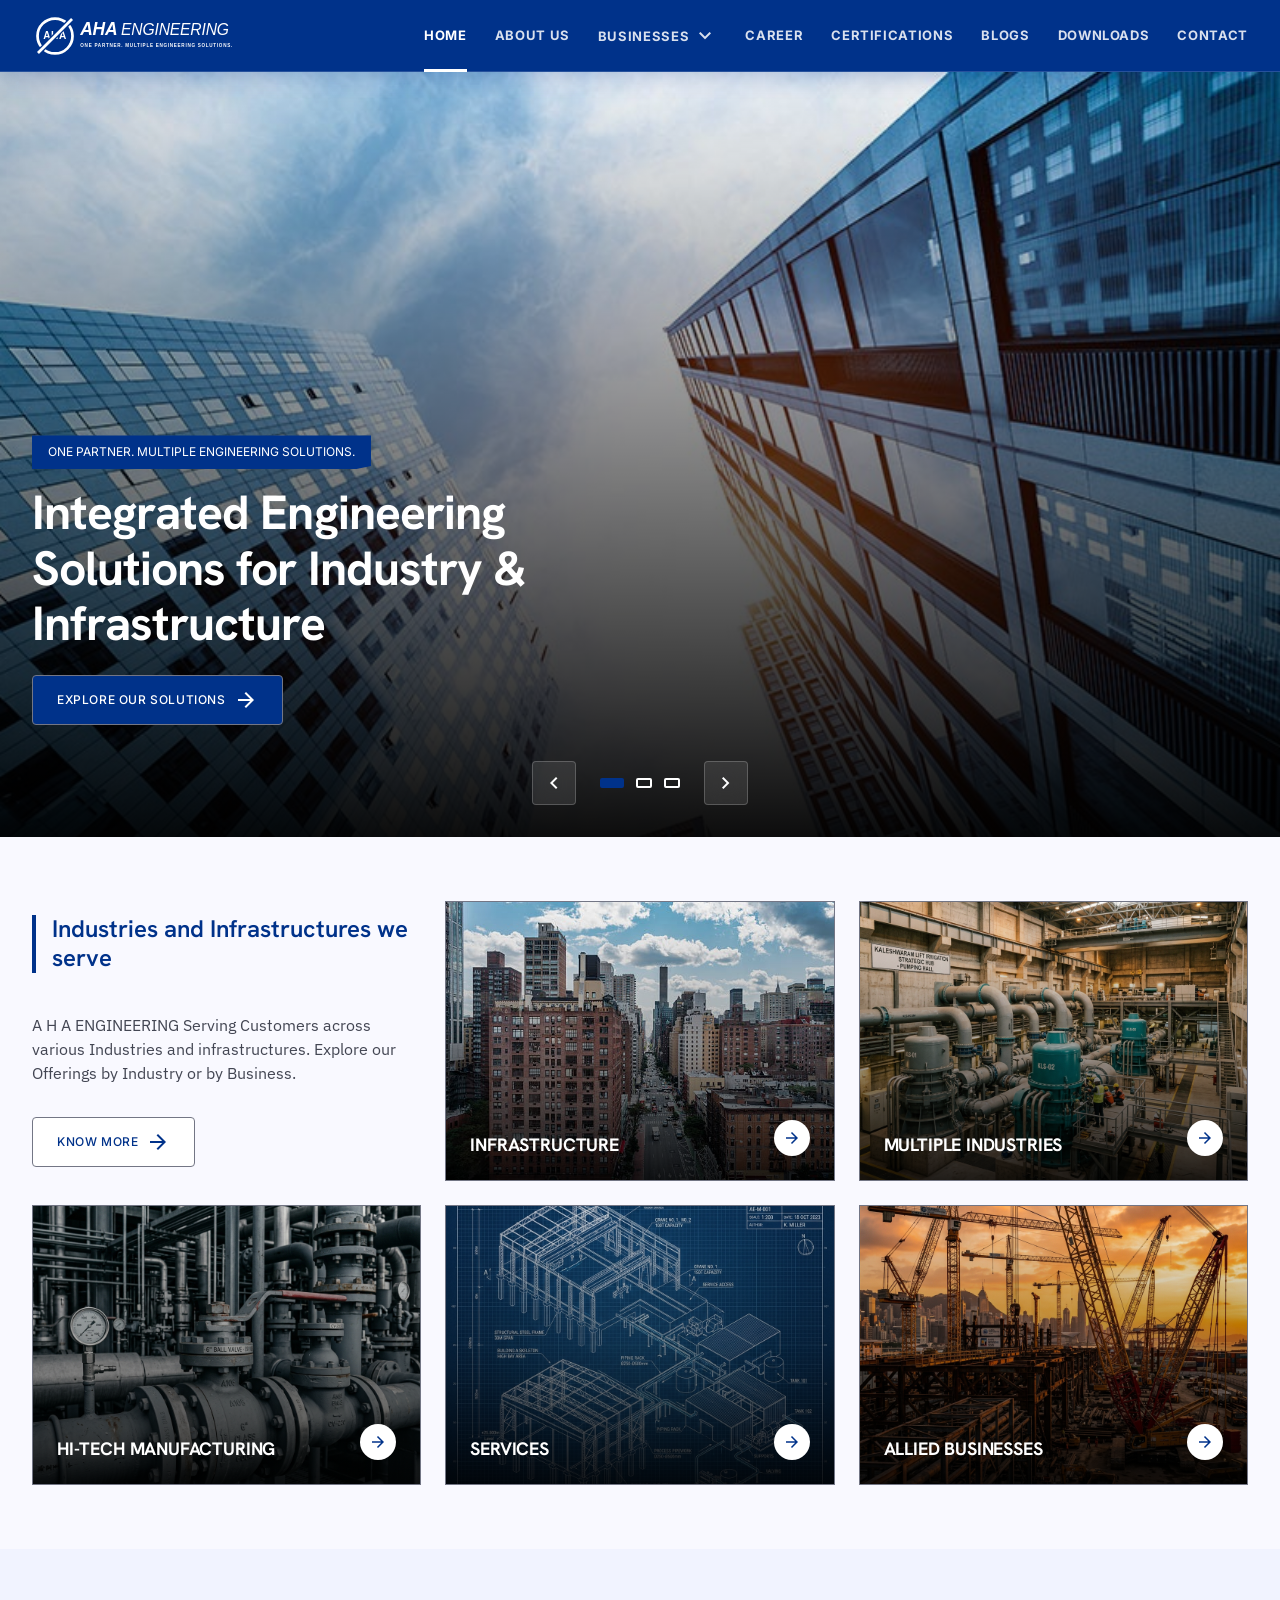
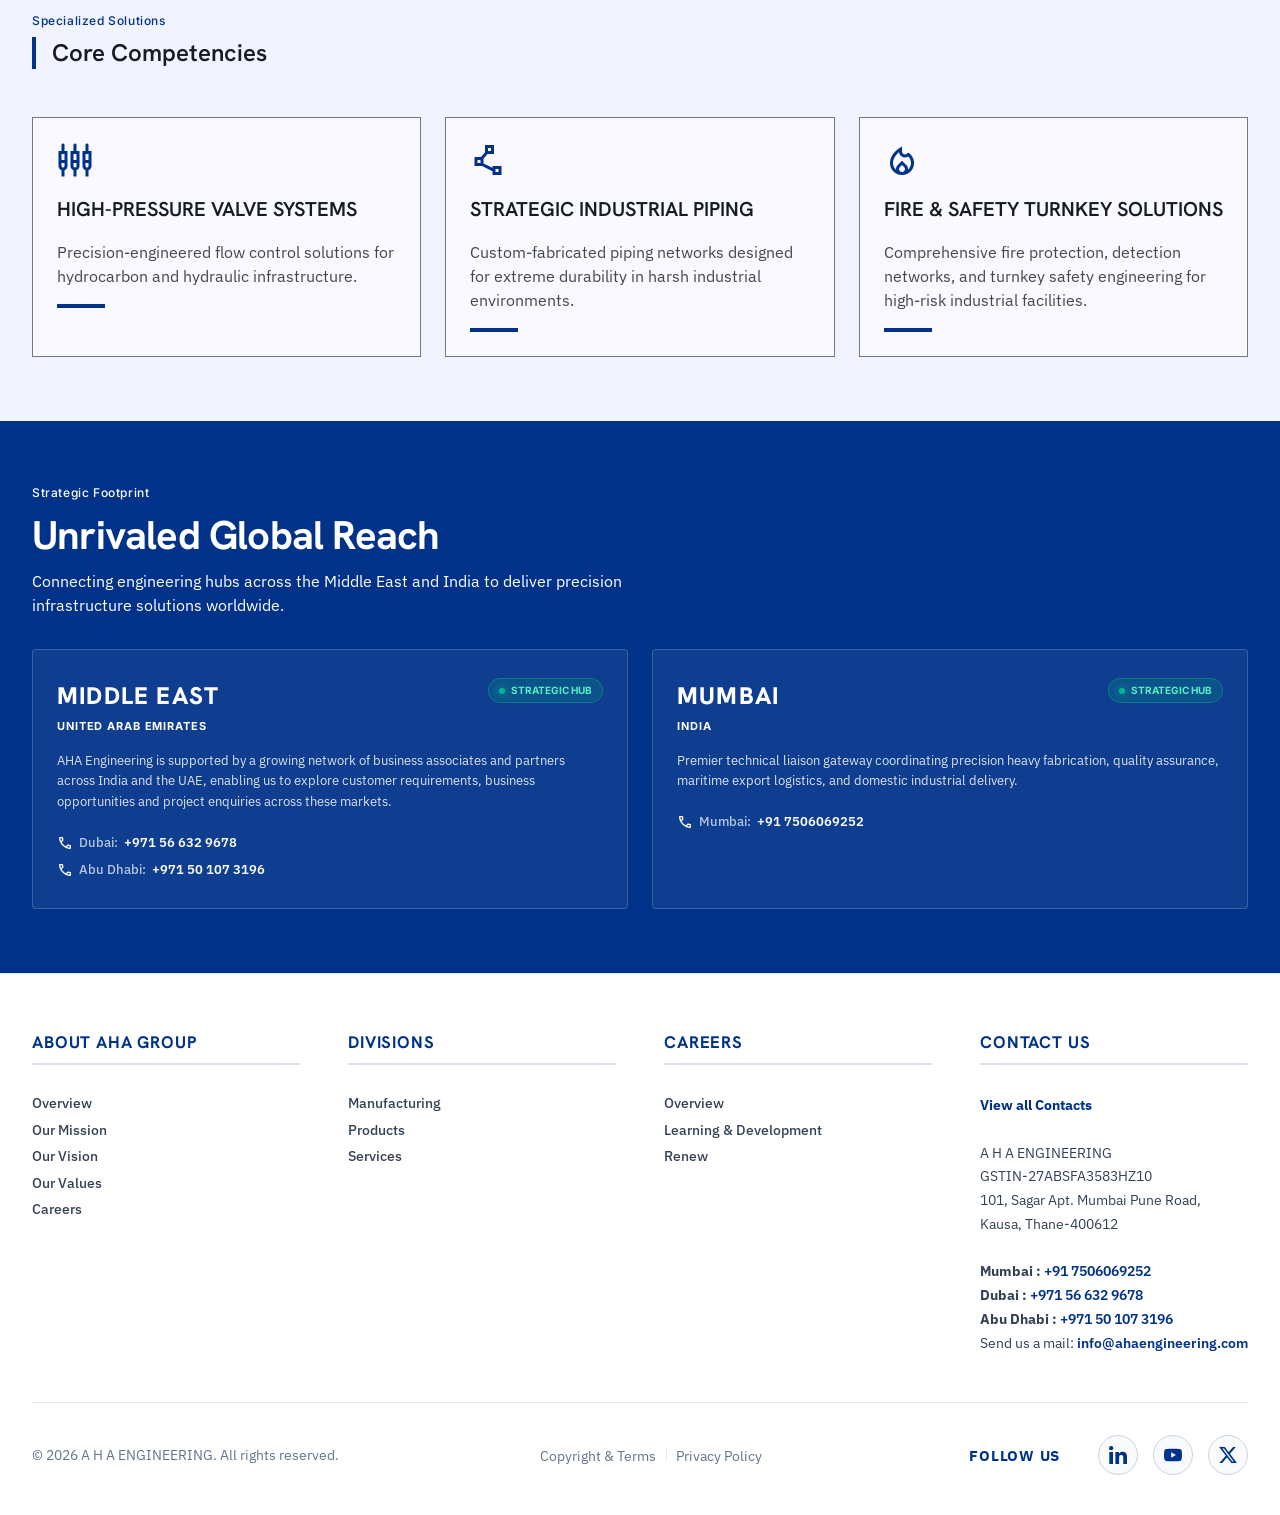
<file: index.html>
<!DOCTYPE html>
<html lang="en">

<head>
  <meta charset="utf-8" />
  <meta name="viewport" content="width=device-width, initial-scale=1.0" />
  <title>AHA Engineering | Integrated Engineering Solutions for Industry &amp; Infrastructure</title>
  <meta name="description"
    content="Integrated Engineering Solutions for Industry &amp; Infrastructure" />

  <!-- Favicon & Touch Icons -->
  <link rel="icon" type="image/svg+xml" href="assets/images/favicon.svg" />
  <link rel="icon" type="image/png" sizes="32x32" href="assets/images/favicon-32x32.png" />
  <link rel="icon" type="image/png" sizes="16x16" href="assets/images/favicon-16x16.png" />
  <link rel="apple-touch-icon" sizes="180x180" href="assets/images/apple-touch-icon.png" />

  <!-- Open Graph / WhatsApp / Facebook / LinkedIn Share Tags -->
  <meta property="og:type" content="website" />
  <meta property="og:url" content="https://ahaengineering.com/" />
  <meta property="og:site_name" content="AHA Engineering" />
  <meta property="og:title" content="AHA Engineering | Integrated Engineering Solutions for Industry &amp; Infrastructure" />
  <meta property="og:description"
    content="Integrated Engineering Solutions for Industry &amp; Infrastructure" />
  <meta property="og:image" content="https://ahaengineering.com/assets/images/og-share-card.png" />
  <meta property="og:image:secure_url" content="https://ahaengineering.com/assets/images/og-share-card.png" />
  <meta property="og:image:type" content="image/png" />
  <meta property="og:image:width" content="1200" />
  <meta property="og:image:height" content="630" />
  <meta property="og:image:alt" content="AHA Engineering - Integrated Engineering Solutions for Industry &amp; Infrastructure" />

  <!-- Twitter / X Cards -->
  <meta name="twitter:card" content="summary_large_image" />
  <meta name="twitter:url" content="https://ahaengineering.com/" />
  <meta name="twitter:title" content="AHA Engineering | Integrated Engineering Solutions for Industry &amp; Infrastructure" />
  <meta name="twitter:description" content="Integrated Engineering Solutions for Industry &amp; Infrastructure" />
  <meta name="twitter:image" content="https://ahaengineering.com/assets/images/og-share-card.png" />

  <!-- CSS Stylesheet -->
  <link rel="stylesheet" href="assets/css/style.css" />
  <link href="https://fonts.googleapis.com/css2?family=Material+Symbols+Outlined:wght,FILL@100..700,0..1&display=swap"
    rel="stylesheet" />

  <!-- JS Script -->
  <script src="assets/js/main.js" defer></script>
</head>

<body>

  <!-- Top App Bar Header -->
  <header class="header-fixed" id="site-header">
    <div class="header-logo-area">
      <button class="material-symbols-outlined" id="menu-toggle" aria-label="Open Navigation Menu"
        style="background: none; border: none; color: #ffffff; cursor: pointer; padding: 4px;">menu</button>
      <a href="index.html" style="text-decoration: none;">
        <h1 class="header-logo-title">
          <picture>
            <source srcset="assets/images/logo-white.svg" type="image/svg+xml">
            <img src="assets/images/logo-white.svg" class="header-logo"
              alt="AHA Engineering - One Partner. Multiple Engineering Solutions." width="209" height="46">
          </picture>
        </h1>
      </a>
    </div>
    <nav class="desktop-nav">
      <a class="nav-item active" href="index.html">Home</a>
      <a class="nav-item" href="about.html">About us</a>
      <div class="nav-dropdown">
        <button class="nav-dropdown-btn">
          Businesses <span class="material-symbols-outlined dropdown-icon">expand_more</span>
        </button>
        <div class="nav-dropdown-content">
          <a class="dropdown-item" href="businesses.html">All Businesses</a>
          <a class="dropdown-item" href="products.html">Products</a>
          <a class="dropdown-item" href="businesses.html#services">Services</a>
        </div>
      </div>
      <a class="nav-item" href="careers.html">Career</a>
      <a class="nav-item" href="about.html#certifications">Certifications</a>
      <a class="nav-item" href="#blogs">Blogs</a>
      <a class="nav-item" href="#downloads">Downloads</a>
      <a class="nav-item" href="contact.html">Contact</a>
    </nav>
  </header>

  <!-- Navigation Drawer Sidebar -->
  <div class="sidebar-overlay" id="sidebar-overlay"></div>
  <aside class="sidebar-drawer" id="sidebar-drawer">
    <div class="sidebar-header">
      <span class="font-headline-lg-mobile text-primary font-bold uppercase tracking-tight"
        style="color: var(--color-primary);">Navigation</span>
      <button class="material-symbols-outlined" id="sidebar-close" aria-label="Close Navigation Menu"
        style="background: none; border: none; color: var(--color-primary); cursor: pointer; padding: 4px;">close</button>
    </div>
    <nav class="sidebar-nav">
      <a class="sidebar-link active" href="index.html">
        <span class="material-symbols-outlined">home</span> Home
      </a>
      <a class="sidebar-link" href="about.html">
        <span class="material-symbols-outlined">info</span> About us
      </a>
      <div class="sidebar-section">
        <div class="sidebar-section-header">
          <span class="material-symbols-outlined">layers</span> Businesses
        </div>
        <div class="sidebar-sub-nav">
          <a class="sidebar-sub-link" href="products.html">Products</a>
          <a class="sidebar-sub-link" href="index.html#projects">Projects</a>
          <a class="sidebar-sub-link" href="businesses.html#services">Services</a>
        </div>
      </div>
      <a class="sidebar-link" href="careers.html" id="link-nav-careers">
        <span class="material-symbols-outlined">work</span> Career
      </a>
      <a class="sidebar-link" href="about.html#certifications">
        <span class="material-symbols-outlined">verified</span> Certifications
      </a>
      <a class="sidebar-link" href="#blogs">
        <span class="material-symbols-outlined">article</span> Blogs
      </a>
      <a class="sidebar-link" href="#downloads">
        <span class="material-symbols-outlined">download</span> Downloads
      </a>
      <a class="sidebar-link" href="contact.html">
        <span class="material-symbols-outlined">mail</span> Contact
      </a>
    </nav>
    <div class="sidebar-footer">
      <p class="font-label-technical text-outline uppercase" style="color: var(--color-outline); margin: 0 0 4px 0;">
        Global Support</p>
      <p class="font-body-sm text-on-surface-variant"
        style="color: var(--color-on-surface-variant); margin: 0; font-weight: 500; font-size: 13px; line-height: 1.6;">
        <span>Mumbai: <a href="tel:+917506069252" style="color: inherit; text-decoration: none;">+91
            7506069252</a></span><br>
        <span>Dubai: <a href="tel:+971566329678" style="color: inherit; text-decoration: none;">+971 56 632
            9678</a></span><br>
        <span>Abu Dhabi: <a href="tel:+971501073196" style="color: inherit; text-decoration: none;">+971 50 107
            3196</a></span>
      </p>
    </div>
  </aside>

  <!-- Main Content Wrapper -->
  <main class="main-content">

    <!-- Hero Section -->
    <section class="hero-section" id="home-hero" style="height: 85vh;">
      <div class="hero-carousel">

        <!-- Slide 1 -->
        <div class="hero-slide active" data-index="0">
          <div class="hero-parallax-bg" style="background-image: url('assets/images/hero-home-new.jpg');"></div>
          <div class="hero-overlay"></div>
          <div class="hero-content">
            <div class="industrial-clip">
              One Partner. Multiple Engineering Solutions.
            </div>
            <h2 class="font-headline-xl text-white uppercase"
              style="color: white; margin-bottom: 24px; max-width: 580px; font-size: clamp(32px, 5vw, 48px); line-height: 1.15;">
              Integrated Engineering Solutions for Industry &amp; Infrastructure
            </h2>
            <div style="display: flex; gap: 16px;">
              <a href="businesses.html" class="btn-primary brutalist-border" id="hero-cta-explore">
                Explore Our Solutions <span class="material-symbols-outlined">arrow_forward</span>
              </a>
            </div>
          </div>
        </div>

        <!-- Slide 2 -->
        <div class="hero-slide" data-index="1">
          <div class="hero-parallax-bg" style="background-image: url('assets/images/hero-fire-protection.jpg');"></div>
          <div class="hero-overlay"></div>
          <div class="hero-content">
            <div class="industrial-clip">
              Integrated Fire Protection Solutions
            </div>
            <h2 class="font-headline-xl text-white uppercase"
              style="color: white; margin-bottom: 24px; max-width: 384px;">
              Design Support | Supply | Installation | Testing & Commissioning
            </h2>
            <div style="display: flex; gap: 16px;">
              <a href="contact.html" class="btn-primary brutalist-border" id="hero-cta-about">
                Contact Us <span class="material-symbols-outlined">arrow_forward</span>
              </a>
            </div>
          </div>
        </div>

        <!-- Slide 3 -->
        <div class="hero-slide" data-index="2">
          <div class="hero-parallax-bg" style="background-image: url('assets/images/hero-contact.png');"></div>
          <div class="hero-overlay"></div>
          <div class="hero-content">
            <div class="industrial-clip">
              Industrial Piping and flow control
            </div>
            <h2 class="font-headline-xl text-white uppercase"
              style="color: white; margin-bottom: 24px; max-width: 384px;">
              Valves | Pipes | Fittings | Engineering Support
            </h2>
            <div style="display: flex; gap: 16px;">
              <a href="contact.html" class="btn-primary brutalist-border" id="hero-cta-contact">
                Get in Touch <span class="material-symbols-outlined">arrow_forward</span>
              </a>
            </div>
          </div>
        </div>

      </div>

      <!-- Carousel Controls (Grouped at the bottom center to prevent overlapping text) -->
      <div class="carousel-controls">
        <button class="carousel-arrow carousel-arrow-prev" id="carousel-prev" aria-label="Previous Slide">
          <span class="material-symbols-outlined">chevron_left</span>
        </button>
        <div class="carousel-indicators">
          <button class="carousel-dot active" data-slide="0" aria-label="Go to slide 1"></button>
          <button class="carousel-dot" data-slide="1" aria-label="Go to slide 2"></button>
          <button class="carousel-dot" data-slide="2" aria-label="Go to slide 3"></button>
        </div>
        <button class="carousel-arrow carousel-arrow-next" id="carousel-next" aria-label="Next Slide">
          <span class="material-symbols-outlined">chevron_right</span>
        </button>
      </div>
    </section>

    <!-- Industries and Infrastructures we serve -->
    <section class="megastructures-section py-16 scroll-animate" id="megastructures">
      <div class="container-grid">
        <div class="megastructures-layout">
          <!-- Intro Text Block -->
          <div class="megastructures-intro">
            <h3 class="font-headline-lg-mobile text-primary uppercase headline-border-left"
              style="color: var(--color-primary); margin-bottom: 24px; line-height: 1.2;">
              Industries and Infrastructures we serve
            </h3>
            <p class="font-body-md text-on-surface-variant"
              style="color: var(--color-on-surface-variant); margin-bottom: 32px; max-width: 480px;">
              A H A ENGINEERING Serving Customers across various Industries and infrastructures. Explore our Offerings
              by Industry or by Business.
            </p>
            <a href="businesses.html" class="btn-secondary brutalist-border" id="megastructures-know-more"
              style="align-self: flex-start; padding: 12px 24px;">
              Know More <span class="material-symbols-outlined">arrow_forward</span>
            </a>
          </div>

          <!-- Cards Slider Wrapper -->
          <div class="megastructures-slider-container">
            <div class="megastructures-cards-wrapper">
              <!-- Card 1: Infrastructure -->
              <a href="businesses.html#construction" class="megastructures-card brutalist-border">
                <div class="card-bg" style="background-image: url('assets/images/sector-infrastructure.jpg');"></div>
                <div class="card-overlay"></div>
                <div class="card-content">
                  <span class="card-title">Infrastructure</span>
                  <div class="card-arrow-btn">
                    <span class="material-symbols-outlined">arrow_forward</span>
                  </div>
                </div>
              </a>
              <!-- Card 2: Multiple Industries -->
              <a href="businesses.html#energy" class="megastructures-card brutalist-border">
                <div class="card-bg" style="background-image: url('assets/images/sector-energy.png');"></div>
                <div class="card-overlay"></div>
                <div class="card-content">
                  <span class="card-title">Multiple Industries</span>
                  <div class="card-arrow-btn">
                    <span class="material-symbols-outlined">arrow_forward</span>
                  </div>
                </div>
              </a>
              <!-- Card 3: Hi-tech Manufacturing -->
              <a href="businesses.html#manufacturing" class="megastructures-card brutalist-border">
                <div class="card-bg" style="background-image: url('assets/images/sector-manufacturing.png');"></div>
                <div class="card-overlay"></div>
                <div class="card-content">
                  <span class="card-title">Hi-tech Manufacturing</span>
                  <div class="card-arrow-btn">
                    <span class="material-symbols-outlined">arrow_forward</span>
                  </div>
                </div>
              </a>
              <!-- Card 4: Services -->
              <a href="businesses.html#services" class="megastructures-card brutalist-border">
                <div class="card-bg" style="background-image: url('assets/images/sector-services.png');"></div>
                <div class="card-overlay"></div>
                <div class="card-content">
                  <span class="card-title">Services</span>
                  <div class="card-arrow-btn">
                    <span class="material-symbols-outlined">arrow_forward</span>
                  </div>
                </div>
              </a>
              <!-- Card 5: Allied Businesses -->
              <a href="businesses.html#allied" class="megastructures-card brutalist-border">
                <div class="card-bg" style="background-image: url('assets/images/sector-allied.png');"></div>
                <div class="card-overlay"></div>
                <div class="card-content">
                  <span class="card-title">Allied Businesses</span>
                  <div class="card-arrow-btn">
                    <span class="material-symbols-outlined">arrow_forward</span>
                  </div>
                </div>
              </a>
            </div>

            <!-- Custom progress bar indicator for mobile view -->
            <div class="slider-progress-bar">
              <div class="slider-progress-indicator"></div>
            </div>
          </div>
        </div>
      </div>
    </section>

    <!-- Core Competencies -->
    <section class="py-16 scroll-animate" id="competencies"
      style="background-color: var(--color-surface-container-low);">
      <div class="container-grid">
        <div style="display: flex; flex-direction: column; gap: 8px; margin-bottom: 48px;">
          <span class="font-label-technical uppercase" style="color: var(--color-primary);">Specialized Solutions</span>
          <h3 class="font-headline-lg-mobile text-headline-lg-mobile uppercase headline-border-left">Core Competencies
          </h3>
        </div>
        <div class="competencies-grid">
          <!-- Valve Systems Card -->
          <div class="competency-card brutalist-border" onclick="location.href='contact.html?segment=valves'">
            <span class="material-symbols-outlined">settings_input_component</span>
            <h4>High-Pressure Valve Systems</h4>
            <p>Precision-engineered flow control solutions for hydrocarbon and hydraulic infrastructure.</p>
            <div class="competency-card-line"></div>
          </div>
          <!-- Industrial Piping Card -->
          <div class="competency-card brutalist-border" onclick="location.href='contact.html?segment=piping'">
            <span class="material-symbols-outlined">polyline</span>
            <h4>Strategic Industrial Piping</h4>
            <p>Custom-fabricated piping networks designed for extreme durability in harsh industrial environments.</p>
            <div class="competency-card-line"></div>
          </div>
          <!-- Fire & Safety Turnkey Solutions Card -->
          <div class="competency-card brutalist-border" onclick="location.href='businesses.html#services'">
            <span class="material-symbols-outlined">local_fire_department</span>
            <h4>Fire &amp; Safety Turnkey Solutions</h4>
            <p>Comprehensive fire protection, detection networks, and turnkey safety engineering for high-risk
              industrial facilities.</p>
            <div class="competency-card-line"></div>
          </div>
        </div>
      </div>
    </section>

    <!-- Global Network Reach -->
    <section class="py-16 scroll-animate" id="network" style="background-color: var(--color-primary); color: white;">
      <div class="container-grid">
        <div style="display: flex; flex-direction: column; gap: 12px; margin-bottom: 32px;">
          <span class="font-label-technical uppercase" style="color: var(--color-primary-fixed-dim);">Strategic
            Footprint</span>
          <h3 class="font-headline-xl uppercase" style="color: white; line-height: 1.1; margin: 0;">Unrivaled Global
            Reach</h3>
          <p class="font-body-md text-primary-fixed"
            style="color: var(--color-primary-fixed); margin: 0; max-width: 600px;">
            Connecting engineering hubs across the Middle East and India to deliver precision infrastructure
            solutions worldwide.
          </p>
        </div>

        <div class="global-reach-wrapper">
          <!-- Hub 1: Middle East -->
          <div class="global-hub-card">
            <div>
              <div class="hub-card-header">
                <div>
                  <h4 class="hub-city-name">Middle East</h4>
                  <div class="hub-country">United Arab Emirates</div>
                </div>
                <span class="hub-status-pill">
                  <span class="hub-status-dot"></span> Strategic Hub
                </span>
              </div>
              <p class="hub-body">
                AHA Engineering is supported by a growing network of business associates and partners across India and
                the UAE, enabling us to explore customer requirements, business opportunities and project enquiries
                across these markets.
              </p>
              <div
                style="margin-top: 16px; font-size: 13px; display: flex; flex-direction: column; gap: 8px; color: var(--color-primary-fixed-dim);">
                <div style="display: flex; align-items: center; gap: 6px;">
                  <span class="material-symbols-outlined" style="font-size: 16px;">call</span>
                  <span style="color: rgba(255, 255, 255, 0.7); font-weight: 500;">Dubai:</span>
                  <a href="tel:+971566329678" style="color: white; text-decoration: none; font-weight: 600;">+971 56 632
                    9678</a>
                </div>
                <div style="display: flex; align-items: center; gap: 6px;">
                  <span class="material-symbols-outlined" style="font-size: 16px;">call</span>
                  <span style="color: rgba(255, 255, 255, 0.7); font-weight: 500;">Abu Dhabi:</span>
                  <a href="tel:+971501073196" style="color: white; text-decoration: none; font-weight: 600;">+971 50 107
                    3196</a>
                </div>
              </div>
            </div>
          </div>

          <!-- Hub 2: Mumbai -->
          <div class="global-hub-card">
            <div>
              <div class="hub-card-header">
                <div>
                  <h4 class="hub-city-name">Mumbai</h4>
                  <div class="hub-country">India</div>
                </div>
                <span class="hub-status-pill">
                  <span class="hub-status-dot"></span> Strategic Hub
                </span>
              </div>
              <p class="hub-body">
                Premier technical liaison gateway coordinating precision heavy fabrication, quality assurance, maritime
                export logistics, and domestic industrial delivery.
              </p>
              <div
                style="margin-top: 16px; font-size: 13px; display: flex; align-items: center; gap: 6px; color: var(--color-primary-fixed-dim);">
                <span class="material-symbols-outlined" style="font-size: 16px;">call</span>
                <span style="color: rgba(255, 255, 255, 0.7); font-weight: 500;">Mumbai:</span>
                <a href="tel:+917506069252" style="color: white; text-decoration: none; font-weight: 600;">+91
                  7506069252</a>
              </div>
            </div>
          </div>
        </div>
      </div>
    </section>

  </main>

  <!-- Global Footer -->
  <footer class="footer-row">




    <div class="footer__section">
      <div class="container-grid">
        <div class="footer__wrapper">
          <!-- Column 1: About AHA Group -->
          <div class="col__block">
            <a class="footer__title" href="about.html">About AHA Group</a>
            <div class="footer__list">
              <div class="link__item"><a href="about.html">Overview</a></div>
              <div class="link__item"><a href="about.html#mission">Our Mission</a></div>
              <div class="link__item"><a href="about.html#vision">Our Vision</a></div>
              <div class="link__item"><a href="about.html#values">Our Values</a></div>
              <div class="link__item"><a href="careers.html">Careers</a></div>
            </div>
          </div>

          <!-- Column 2: Divisions -->
          <div class="col__block">
            <a class="footer__title" href="businesses.html">Divisions</a>
            <div class="footer__list">
              <div class="link__item"><a href="businesses.html#manufacturing">Manufacturing</a></div>
              <div class="link__item"><a href="products.html">Products</a></div>
              <div class="link__item"><a href="businesses.html#services">Services</a></div>
            </div>
          </div>

          <!-- Column 3: Careers -->
          <div class="col__block">
            <a class="footer__title" href="careers.html">Careers</a>
            <div class="footer__list">
              <div class="link__item"><a href="careers.html#overview">Overview</a></div>
              <div class="link__item"><a href="careers.html#learning">Learning &amp; Development</a></div>
              <div class="link__item"><a href="careers.html#renew">Renew</a></div>
            </div>
          </div>

          <!-- Column 4: Contact Us -->
          <div class="col__block">
            <div class="footer__title">Contact Us</div>
            <div class="footer__list">
              <div class="contact-text">
                <p style="margin: 0;">
                  <a href="contact.html" title="Contact Us"><strong>View all Contacts</strong></a>
                  <br><br>
                  A H A ENGINEERING<br>
                  GSTIN-27ABSFA3583HZ10<br>
                  101, Sagar Apt. Mumbai Pune Road,<br>
                  Kausa, Thane-400612
                  <br><br>
                  <strong>Mumbai :</strong> <a href="tel:+917506069252">+91 7506069252</a><br>
                  <strong>Dubai :</strong> <a href="tel:+971566329678">+971 56 632 9678</a><br>
                  <strong>Abu Dhabi :</strong> <a href="tel:+971501073196">+971 50 107 3196</a><br>
                  Send us a mail: <a href="mailto:info@ahaengineering.com">info@ahaengineering.com</a>
                </p>
              </div>
            </div>
          </div>

        </div>
      </div>
    </div>

    <div class="bottom_footer">
      <div class="container-grid">
        <div class="bottom_inner_wrap">
          <div class="social_media_wrap">
            <p>Follow Us</p>
            <ul class="social_media">
              <li>
                <a aria-label="LinkedIn Link" target="_blank" rel="noreferrer noopener" href="https://www.linkedin.com">
                  <svg id="Group_35347" data-name="Group 35347" xmlns="http://www.w3.org/2000/svg"
                    xmlns:xlink="http://www.w3.org/1999/xlink" viewBox="0 0 17.518 17.485">
                    <defs>
                      <clipPath id="clip-path-li">
                        <rect id="Rectangle_16386_li" data-name="Rectangle 16386" width="17.518" height="17.485"
                          fill="#fff"></rect>
                      </clipPath>
                    </defs>
                    <g id="Group_35346_li" data-name="Group 35346" clip-path="url(#clip-path-li)">
                      <path id="Path_36712_li" data-name="Path 36712"
                        d="M159.358,141.6h3.477v1.6a1.6,1.6,0,0,0,.109-.128,3.689,3.689,0,0,1,2.888-1.739,5.523,5.523,0,0,1,2.155.192,3.3,3.3,0,0,1,2.305,2.322,9.87,9.87,0,0,1,.371,3.037c0,2.061,0,4.122,0,6.183,0,.156-.036.213-.2.212q-1.623-.011-3.246,0c-.172,0-.2-.063-.2-.215q.006-2.926,0-5.853a4.927,4.927,0,0,0-.2-1.555,1.506,1.506,0,0,0-1.483-1.127,3.413,3.413,0,0,0-.885.071,1.761,1.761,0,0,0-1.342,1.547,8.312,8.312,0,0,0-.119,1.449c-.013,1.815-.008,3.63,0,5.444,0,.184-.045.241-.234.239-1.063-.009-2.125,0-3.188,0h-.207Z"
                        transform="translate(-153.149 -135.8)" fill="#fff"></path>
                      <path id="Path_36713_li" data-name="Path 36713"
                        d="M10.953,160.313c-.078,0-.141.009-.2.009-1.069,0-2.138,0-3.208,0-.172,0-.217-.045-.217-.217q.007-5.629,0-11.258c0-.168.039-.221.215-.219,1.069.008,2.138,0,3.208,0h.207Z"
                        transform="translate(-7.039 -142.841)" fill="#fff"></path>
                      <path id="Path_36714_li" data-name="Path 36714"
                        d="M4.211,2.109A2.106,2.106,0,1,1,2.116,0,2.1,2.1,0,0,1,4.211,2.109"
                        transform="translate(0.001 0)" fill="#fff"></path>
                    </g>
                  </svg>
                </a>
              </li>
              <li>
                <a aria-label="Youtube Link" target="_blank" rel="noreferrer noopener" href="https://www.youtube.com">
                  <svg xmlns="http://www.w3.org/2000/svg" viewBox="0 0 23.219 16.253">
                    <path id="Path_15698_yt" data-name="Path 15698"
                      d="M1661.921,474.511a2.909,2.909,0,0,0-2.053-2.053c-1.811-.485-9.071-.485-9.071-.485s-7.261,0-9.072.485a2.91,2.91,0,0,0-2.053,2.053,32.481,32.481,0,0,0,0,11.177,2.911,2.911,0,0,0,2.053,2.053c1.811.485,9.072.485,9.072.485s7.26,0,9.071-.485a2.91,2.91,0,0,0,2.053-2.053,32.433,32.433,0,0,0,0-11.177Zm-13.446,9.071v-6.966l6.032,3.483Z"
                      transform="translate(-1639.188 -471.973)" fill="#fff"></path>
                  </svg>
                </a>
              </li>
              <li>
                <a target="_blank" aria-label="Twitter Link" rel="noreferrer noopener" href="https://x.com">
                  <svg id="Group_35345" data-name="Group 35345" xmlns="http://www.w3.org/2000/svg"
                    xmlns:xlink="http://www.w3.org/1999/xlink" viewBox="0 0 17.928 16.206">
                    <defs>
                      <clipPath id="clip-path-tw">
                        <rect id="Rectangle_16385_tw" data-name="Rectangle 16385" width="17.928" height="16.205"
                          fill="#fff"></rect>
                      </clipPath>
                    </defs>
                    <g id="Group_35344_tw" data-name="Group 35344" clip-path="url(#clip-path-tw)">
                      <path id="Path_36711_tw" data-name="Path 36711"
                        d="M0,0H.236c1.745,0,3.491,0,5.236,0A.389.389,0,0,1,5.82.183q1.812,2.4,3.631,4.8c.042.056.087.11.15.188.263-.3.519-.588.773-.879Q12.2,2.2,14.032.114a.327.327,0,0,1,.215-.1C15.1,0,15.963,0,16.885,0L10.877,6.869l7.05,9.31c-.1.008-.165.016-.23.016q-2.554,0-5.108.01a.335.335,0,0,1-.3-.151q-2.07-2.713-4.149-5.42c-.017-.022-.036-.043-.07-.084-.27.306-.536.606-.8.908q-2,2.289-4,4.581a.388.388,0,0,1-.324.154c-.809,0-1.618,0-2.426,0-.033,0-.066-.007-.141-.016L6.781,8.862,0,0M3.241,1.575c.055.08.082.122.112.162L6.817,6.259q3.121,4.076,6.244,8.152c.044.058.114.134.173.135.465.011.93.006,1.433.006-.062-.088-.1-.145-.14-.2L8.8,6.794Q6.886,4.26,4.966,1.728c-.047-.062-.121-.145-.185-.146-.5-.012-1-.007-1.541-.007"
                        transform="translate(0 0)" fill="#fff"></path>
                    </g>
                  </svg>
                </a>
              </li>
            </ul>
          </div>
          <div class="copyright_wrap">
            <ul class="other_links">
              <li><a aria-label="COPYRIGHT Terms Link" href="about.html">Copyright &amp; Terms</a></li>
              <li><a aria-label="Privacy Policy Link" href="about.html">Privacy Policy</a></li>
            </ul>
            <div class="copyright_text">
              <p>© 2026 A H A ENGINEERING. All rights reserved.</p>
            </div>
          </div>
        </div>
      </div>
    </div>
  </footer>

</body>

</html>
</file>
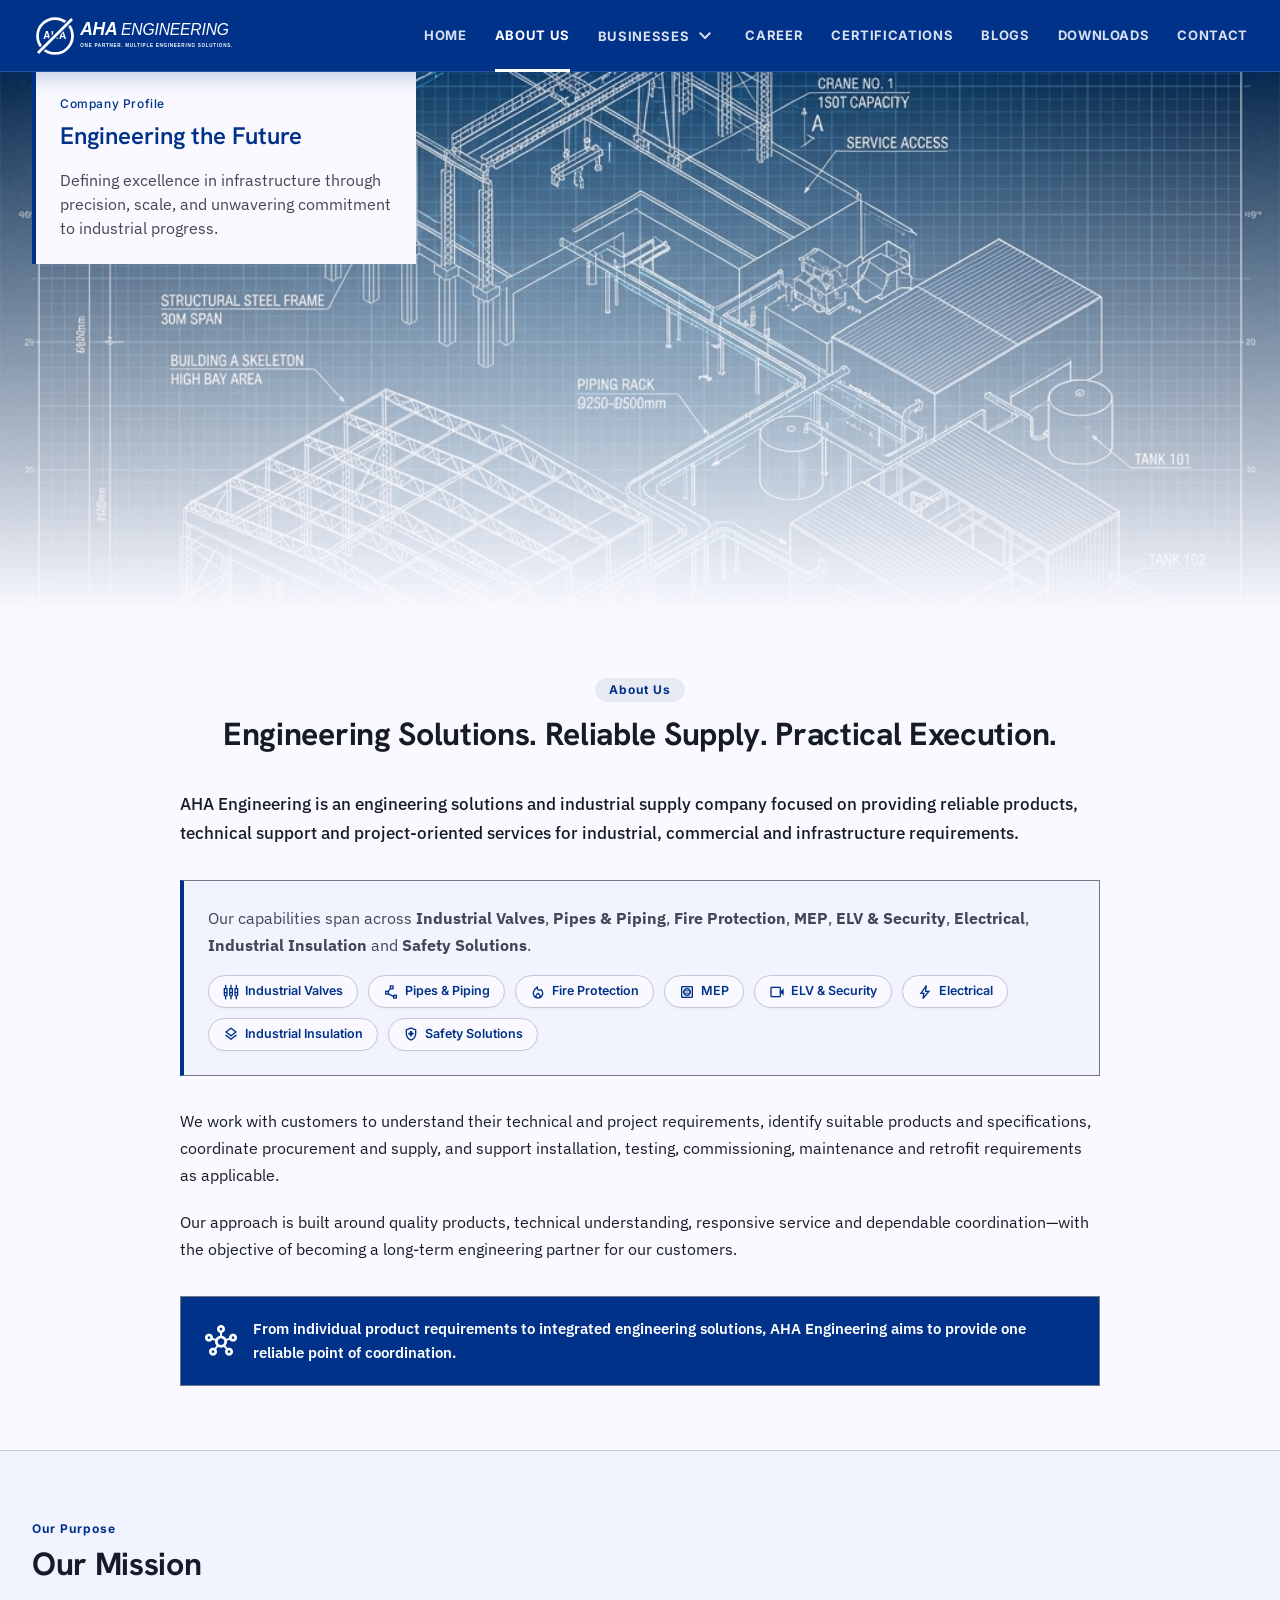
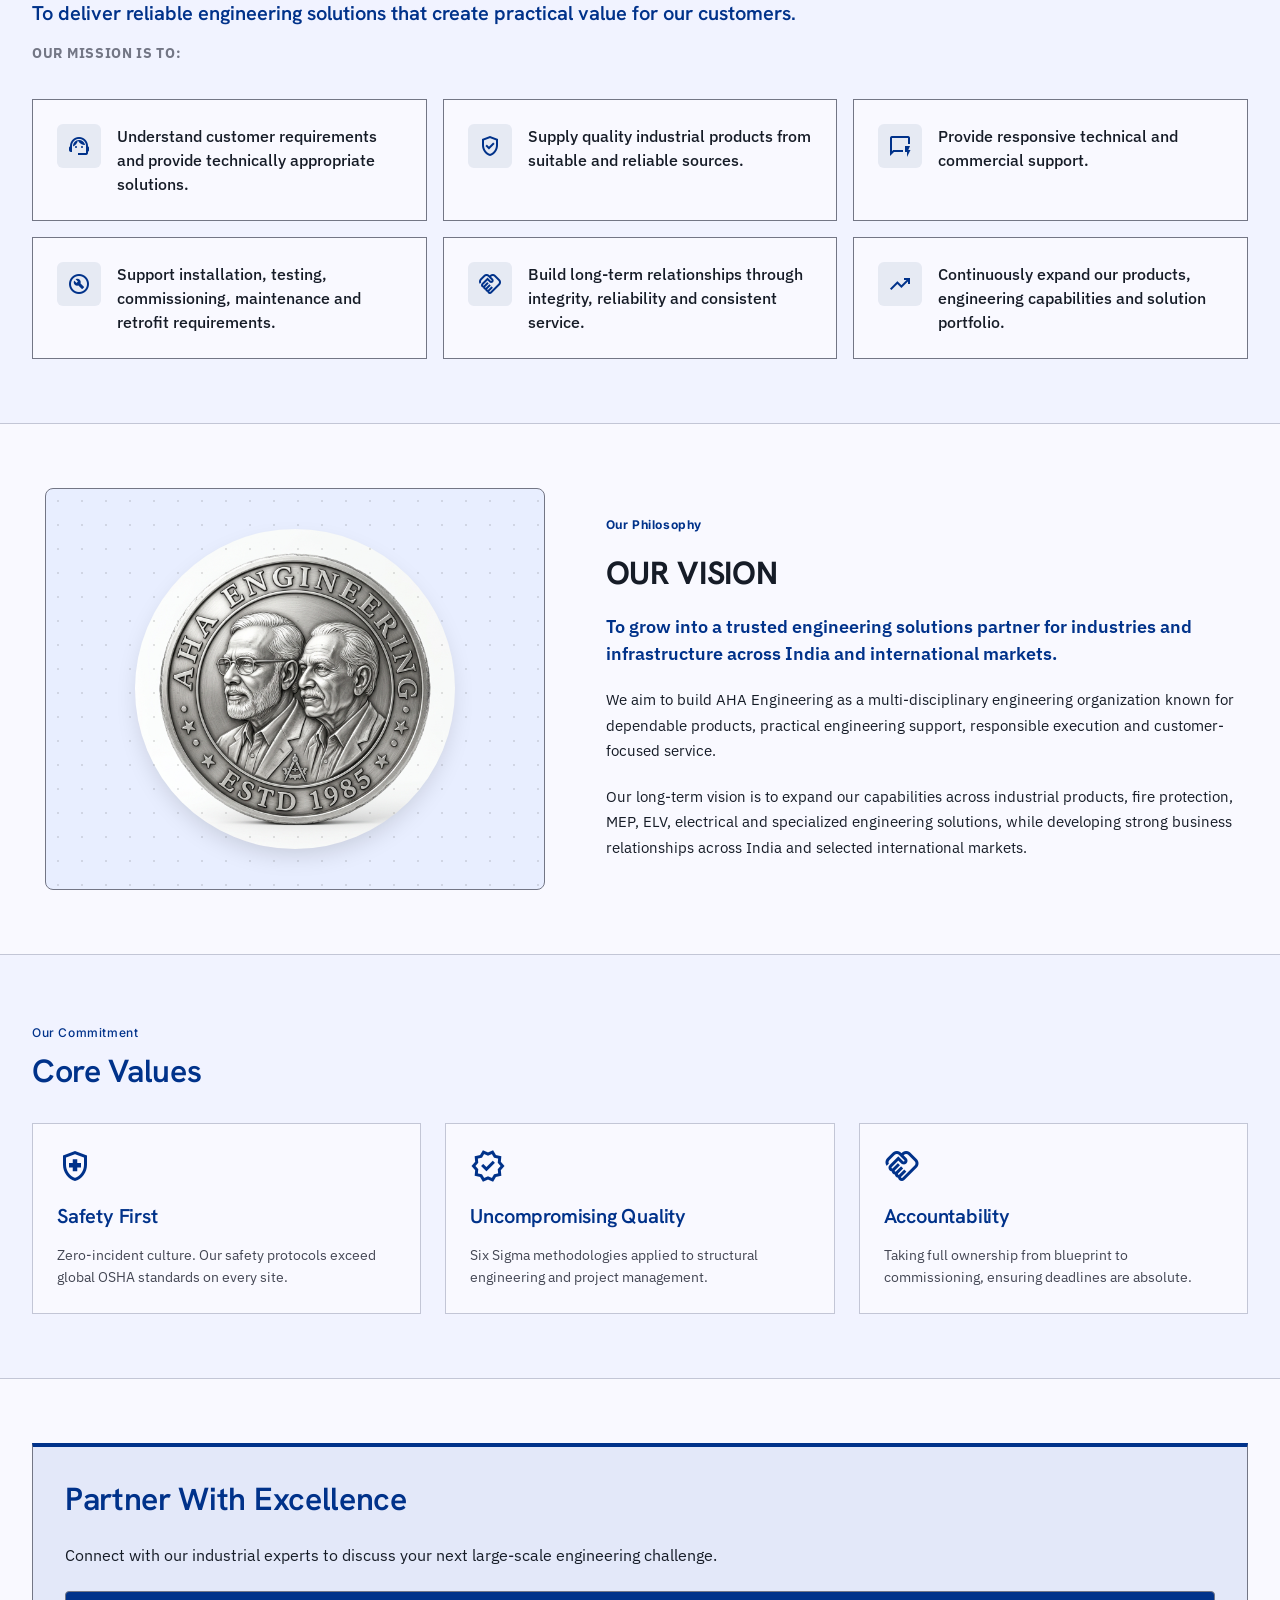
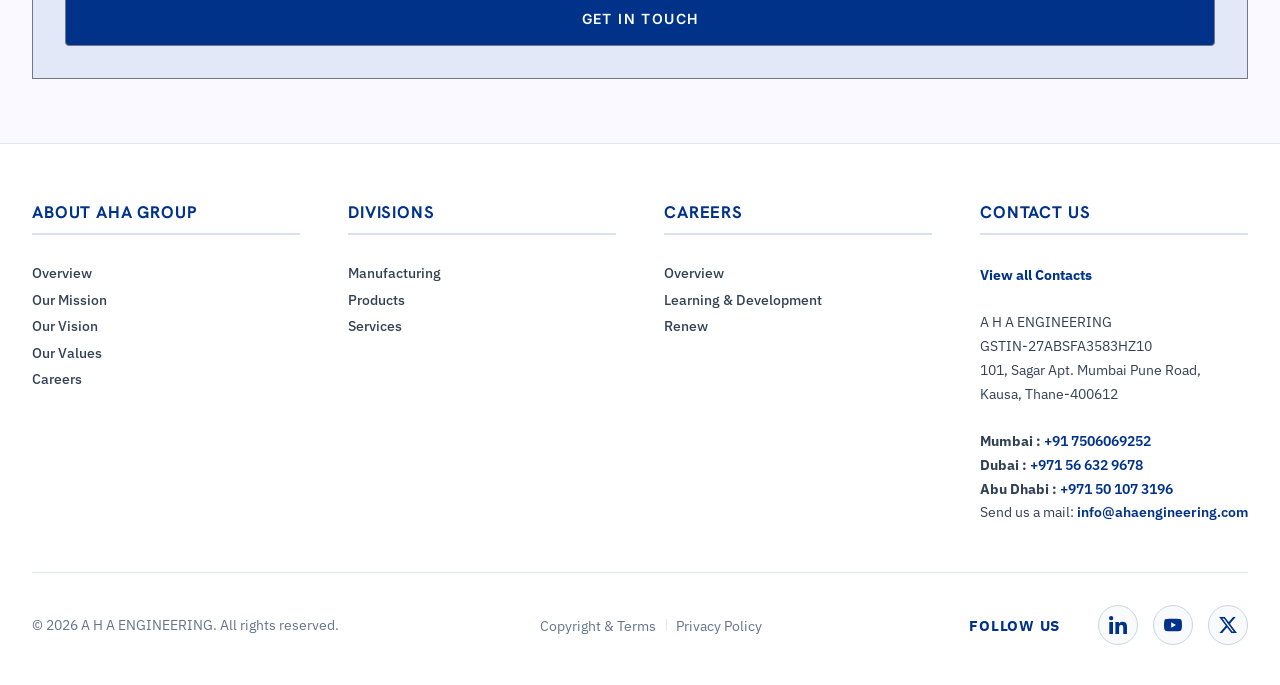
<file: about.html>
<!DOCTYPE html>
<html lang="en">
<head>
  <meta charset="utf-8"/>
  <meta name="viewport" content="width=device-width, initial-scale=1.0"/>
  <title>About Us | AHA Engineering</title>
  <meta name="description" content="AHA Engineering is an engineering solutions and industrial supply company focused on providing reliable products, technical support, and project-oriented services across India and international markets."/>
  
  <!-- Favicon & Touch Icons -->
  <link rel="icon" type="image/svg+xml" href="assets/images/favicon.svg" />
  <link rel="icon" type="image/png" sizes="32x32" href="assets/images/favicon-32x32.png" />
  <link rel="icon" type="image/png" sizes="16x16" href="assets/images/favicon-16x16.png" />
  <link rel="apple-touch-icon" sizes="180x180" href="assets/images/apple-touch-icon.png" />

  <!-- Open Graph / WhatsApp / Facebook / LinkedIn Share Tags -->
  <meta property="og:type" content="website"/>
  <meta property="og:url" content="https://ahaengineering.com/about.html"/>
  <meta property="og:site_name" content="AHA Engineering"/>
  <meta property="og:title" content="About Us | AHA Engineering"/>
  <meta property="og:description" content="Engineering Solutions. Reliable Supply. Practical Execution. Learn about AHA Engineering's capabilities, mission, and vision."/>
  <meta property="og:image" content="https://ahaengineering.com/assets/images/og-share-card.png"/>
  <meta property="og:image:secure_url" content="https://ahaengineering.com/assets/images/og-share-card.png"/>
  <meta property="og:image:type" content="image/png"/>
  <meta property="og:image:width" content="1200"/>
  <meta property="og:image:height" content="630"/>
  <meta property="og:image:alt" content="AHA Engineering - Integrated Engineering Solutions for Industry &amp; Infrastructure"/>

  <!-- Twitter / X Cards -->
  <meta name="twitter:card" content="summary_large_image"/>
  <meta name="twitter:url" content="https://ahaengineering.com/about.html"/>
  <meta name="twitter:title" content="About Us | AHA Engineering"/>
  <meta name="twitter:description" content="Engineering Solutions. Reliable Supply. Practical Execution. Learn about AHA Engineering's capabilities, mission, and vision."/>
  <meta name="twitter:image" content="https://ahaengineering.com/assets/images/og-share-card.png"/>
  
  <!-- CSS Stylesheet -->
  <link rel="stylesheet" href="assets/css/style.css"/>
  <link href="https://fonts.googleapis.com/css2?family=Material+Symbols+Outlined:wght,FILL@100..700,0..1&display=swap" rel="stylesheet"/>
  
  <!-- JS Script -->
  <script src="assets/js/main.js" defer></script>
</head>
<body>

  <!-- Top App Bar Header -->
  <header class="header-fixed" id="site-header">
    <div class="header-logo-area">
      <button class="material-symbols-outlined" id="menu-toggle" aria-label="Open Navigation Menu" style="background: none; border: none; color: #ffffff; cursor: pointer; padding: 4px;">menu</button>
      <a href="index.html" style="text-decoration: none;">
        <h1 class="header-logo-title">
          <picture>
            <source srcset="assets/images/logo-white.svg" type="image/svg+xml">
            <img src="assets/images/logo-white.svg" class="header-logo" alt="AHA Engineering" width="209" height="46">
          </picture>
        </h1>
      </a>
    </div>
    <nav class="desktop-nav">
      <a class="nav-item" href="index.html">Home</a>
      <a class="nav-item active" href="about.html">About us</a>
      <div class="nav-dropdown">
        <button class="nav-dropdown-btn">
          Businesses <span class="material-symbols-outlined dropdown-icon">expand_more</span>
        </button>
        <div class="nav-dropdown-content">
          <a class="dropdown-item" href="businesses.html">All Businesses</a>
          <a class="dropdown-item" href="products.html">Products</a>
          <a class="dropdown-item" href="businesses.html#services">Services</a>
        </div>
      </div>
      <a class="nav-item" href="careers.html">Career</a>
      <a class="nav-item" href="about.html#certifications">Certifications</a>
      <a class="nav-item" href="index.html#blogs">Blogs</a>
      <a class="nav-item" href="index.html#downloads">Downloads</a>
      <a class="nav-item" href="contact.html">Contact</a>
    </nav>
  </header>

  <!-- Navigation Drawer Sidebar -->
  <div class="sidebar-overlay" id="sidebar-overlay"></div>
  <aside class="sidebar-drawer" id="sidebar-drawer">
    <div class="sidebar-header">
      <span class="font-headline-lg-mobile text-primary font-bold uppercase tracking-tight" style="color: var(--color-primary);">Navigation</span>
      <button class="material-symbols-outlined" id="sidebar-close" aria-label="Close Navigation Menu" style="background: none; border: none; color: var(--color-primary); cursor: pointer; padding: 4px;">close</button>
    </div>
    <nav class="sidebar-nav">
      <a class="sidebar-link" href="index.html">
        <span class="material-symbols-outlined">home</span> Home
      </a>
      <a class="sidebar-link active" href="about.html">
        <span class="material-symbols-outlined">info</span> About us
      </a>
      <div class="sidebar-section">
        <div class="sidebar-section-header">
          <span class="material-symbols-outlined">layers</span> Businesses
        </div>
        <div class="sidebar-sub-nav">
          <a class="sidebar-sub-link" href="products.html">Products</a>
          <a class="sidebar-sub-link" href="index.html#projects">Projects</a>
          <a class="sidebar-sub-link" href="businesses.html#services">Services</a>
        </div>
      </div>
      <a class="sidebar-link" href="careers.html" id="link-nav-careers">
        <span class="material-symbols-outlined">work</span> Career
      </a>
      <a class="sidebar-link" href="contact.html">
        <span class="material-symbols-outlined">mail</span> Contact
      </a>
    </nav>
    <div class="sidebar-footer">
      <p class="font-label-technical text-outline uppercase" style="color: var(--color-outline); margin: 0 0 4px 0;">Global Support</p>
      <p class="font-body-sm text-on-surface-variant" style="color: var(--color-on-surface-variant); margin: 0; font-weight: 500; font-size: 13px; line-height: 1.6;">
        <span>Mumbai: <a href="tel:+917506069252" style="color: inherit; text-decoration: none;">+91 7506069252</a></span><br>
        <span>Dubai: <a href="tel:+971566329678" style="color: inherit; text-decoration: none;">+971 56 632 9678</a></span><br>
        <span>Abu Dhabi: <a href="tel:+971501073196" style="color: inherit; text-decoration: none;">+971 50 107 3196</a></span>
      </p>
    </div>
  </aside>

  <!-- Main Content Wrapper -->
  <main class="main-content">
    
    <!-- Hero Section -->
    <section class="hero-section" id="about-hero" style="min-height: 60vh;">
      <div class="hero-parallax-bg" style="background-image: url('assets/images/hero-about.png'); bottom: 0;"></div>
      <div class="blueprint-grid"></div>
      <div class="hero-overlay" style="background: linear-gradient(to top, var(--color-surface) 0%, rgba(249, 249, 255, 0.4) 60%, transparent 100%);"></div>
      
      <div class="hero-content" style="max-width: 384px; background-color: var(--color-surface); padding: 24px; border-left: 4px solid var(--color-primary); margin-left: var(--spacing-margin-edge);">
        <span class="font-label-technical uppercase" style="color: var(--color-primary); display: block; margin-bottom: 8px;">Company Profile</span>
        <h2 class="font-headline-lg-mobile text-primary uppercase" style="color: var(--color-primary); margin-bottom: 16px;">Engineering the Future</h2>
        <p class="font-body-md text-on-surface-variant" style="color: var(--color-on-surface-variant); margin: 0;">
          Defining excellence in infrastructure through precision, scale, and unwavering commitment to industrial progress.
        </p>
      </div>
    </section>

    <!-- About Us Section -->
    <section class="about-overview-section py-16 scroll-animate" id="about-us">
      <div class="container-grid">
        <div style="max-width: 860px; margin: 0 auto 36px auto; text-align: center;">
          <span class="font-label-technical uppercase" style="color: var(--color-primary); font-weight: 700; letter-spacing: 0.08em; display: inline-block; margin-bottom: 12px; background: rgba(0, 51, 102, 0.08); padding: 4px 14px; border-radius: var(--rounded-full);">About Us</span>
          <h2 class="font-headline-lg text-primary uppercase" style="font-weight: 700; margin: 0 0 16px 0; line-height: 1.25;">
            Engineering Solutions. Reliable Supply. Practical Execution.
          </h2>
        </div>
        
        <div style="max-width: 920px; margin: 0 auto; display: flex; flex-direction: column; gap: 20px;">
          <p class="about-intro-lead" style="margin: 0;">
            AHA Engineering is an engineering solutions and industrial supply company focused on providing reliable products, technical support and project-oriented services for industrial, commercial and infrastructure requirements.
          </p>
          
          <div class="capabilities-highlight brutalist-border">
            <p class="font-body-md" style="line-height: 1.7; color: var(--color-on-surface-variant); margin: 0 0 12px 0;">
              Our capabilities span across <strong>Industrial Valves</strong>, <strong>Pipes &amp; Piping</strong>, <strong>Fire Protection</strong>, <strong>MEP</strong>, <strong>ELV &amp; Security</strong>, <strong>Electrical</strong>, <strong>Industrial Insulation</strong> and <strong>Safety Solutions</strong>.
            </p>
            <div class="capabilities-tags">
              <span class="cap-tag"><span class="material-symbols-outlined">settings_input_component</span> Industrial Valves</span>
              <span class="cap-tag"><span class="material-symbols-outlined">polyline</span> Pipes &amp; Piping</span>
              <span class="cap-tag"><span class="material-symbols-outlined">local_fire_department</span> Fire Protection</span>
              <span class="cap-tag"><span class="material-symbols-outlined">hvac</span> MEP</span>
              <span class="cap-tag"><span class="material-symbols-outlined">videocam</span> ELV &amp; Security</span>
              <span class="cap-tag"><span class="material-symbols-outlined">bolt</span> Electrical</span>
              <span class="cap-tag"><span class="material-symbols-outlined">layers</span> Industrial Insulation</span>
              <span class="cap-tag"><span class="material-symbols-outlined">health_and_safety</span> Safety Solutions</span>
            </div>
          </div>

          <p class="font-body-md text-on-surface-variant" style="line-height: 1.7; margin: 0;">
            We work with customers to understand their technical and project requirements, identify suitable products and specifications, coordinate procurement and supply, and support installation, testing, commissioning, maintenance and retrofit requirements as applicable.
          </p>

          <p class="font-body-md text-on-surface-variant" style="line-height: 1.7; margin: 0;">
            Our approach is built around quality products, technical understanding, responsive service and dependable coordination—with the objective of becoming a long-term engineering partner for our customers.
          </p>

          <div class="coordination-callout brutalist-border">
            <span class="material-symbols-outlined" style="font-size: 32px; color: #ffffff; flex-shrink: 0;">hub</span>
            <p>
              From individual product requirements to integrated engineering solutions, AHA Engineering aims to provide one reliable point of coordination.
            </p>
          </div>
        </div>
      </div>
    </section>

    <!-- Our Mission Section -->
    <section class="py-16 scroll-animate" id="mission" style="background-color: var(--color-surface-container-low); border-top: 1px solid var(--color-outline-variant); border-bottom: 1px solid var(--color-outline-variant);">
      <div class="container-grid">
        <div style="max-width: 860px; margin-bottom: 36px;">
          <span class="font-label-technical uppercase" style="color: var(--color-primary); font-weight: 700; letter-spacing: 0.08em; display: inline-block; margin-bottom: 8px;">Our Purpose</span>
          <h2 class="font-headline-lg text-primary uppercase" style="font-weight: 700; margin: 0 0 16px 0; line-height: 1.2;">Our Mission</h2>
          <p class="font-headline-lg-mobile text-primary" style="font-size: 20px; font-weight: 600; line-height: 1.4; margin: 0; color: var(--color-primary);">
            To deliver reliable engineering solutions that create practical value for our customers.
          </p>
          <p class="font-body-sm text-on-surface-variant" style="margin-top: 16px; margin-bottom: 0; font-weight: 700; text-transform: uppercase; letter-spacing: 0.05em; color: var(--color-outline);">
            Our mission is to:
          </p>
        </div>

        <div class="mission-grid">
          <!-- Mission Item 1 -->
          <div class="mission-card brutalist-border">
            <div class="mission-card-icon-wrap">
              <span class="material-symbols-outlined">support_agent</span>
            </div>
            <div>
              <p class="font-body-md" style="color: var(--color-on-surface); margin: 0; font-weight: 500; line-height: 1.5;">
                Understand customer requirements and provide technically appropriate solutions.
              </p>
            </div>
          </div>

          <!-- Mission Item 2 -->
          <div class="mission-card brutalist-border">
            <div class="mission-card-icon-wrap">
              <span class="material-symbols-outlined">verified_user</span>
            </div>
            <div>
              <p class="font-body-md" style="color: var(--color-on-surface); margin: 0; font-weight: 500; line-height: 1.5;">
                Supply quality industrial products from suitable and reliable sources.
              </p>
            </div>
          </div>

          <!-- Mission Item 3 -->
          <div class="mission-card brutalist-border">
            <div class="mission-card-icon-wrap">
              <span class="material-symbols-outlined">quickreply</span>
            </div>
            <div>
              <p class="font-body-md" style="color: var(--color-on-surface); margin: 0; font-weight: 500; line-height: 1.5;">
                Provide responsive technical and commercial support.
              </p>
            </div>
          </div>

          <!-- Mission Item 4 -->
          <div class="mission-card brutalist-border">
            <div class="mission-card-icon-wrap">
              <span class="material-symbols-outlined">build_circle</span>
            </div>
            <div>
              <p class="font-body-md" style="color: var(--color-on-surface); margin: 0; font-weight: 500; line-height: 1.5;">
                Support installation, testing, commissioning, maintenance and retrofit requirements.
              </p>
            </div>
          </div>

          <!-- Mission Item 5 -->
          <div class="mission-card brutalist-border">
            <div class="mission-card-icon-wrap">
              <span class="material-symbols-outlined">handshake</span>
            </div>
            <div>
              <p class="font-body-md" style="color: var(--color-on-surface); margin: 0; font-weight: 500; line-height: 1.5;">
                Build long-term relationships through integrity, reliability and consistent service.
              </p>
            </div>
          </div>

          <!-- Mission Item 6 -->
          <div class="mission-card brutalist-border">
            <div class="mission-card-icon-wrap">
              <span class="material-symbols-outlined">trending_up</span>
            </div>
            <div>
              <p class="font-body-md" style="color: var(--color-on-surface); margin: 0; font-weight: 500; line-height: 1.5;">
                Continuously expand our products, engineering capabilities and solution portfolio.
              </p>
            </div>
          </div>
        </div>
      </div>
    </section>

    <!-- Our Vision Section -->
    <section class="py-16 scroll-animate" id="vision">
      <div class="container-grid">
        <div class="lt-split-section reverse">
          <div class="lt-split-image-container">
            <div class="lt-founders-medal-wrap brutalist-border">
              <div class="blueprint-grid"></div>
              <img src="assets/images/founders-medal.png" alt="AHA Engineering Founders Medallion" width="600" height="600" />
            </div>
          </div>
          <div class="lt-split-content">
            <span class="font-label-technical uppercase" style="color: var(--color-primary); font-weight: 700; letter-spacing: 0.05em;">Our Philosophy</span>
            <h2 class="font-headline-lg text-primary" style="font-weight: 700; margin: 0; text-transform: uppercase;">Our Vision</h2>
            
            <p class="font-body-md" style="font-weight: 600; color: var(--color-primary); margin: 0; line-height: 1.5; font-size: 18px;">
              To grow into a trusted engineering solutions partner for industries and infrastructure across India and international markets.
            </p>
            <p class="font-body-sm text-on-surface-variant" style="line-height: 1.7; margin: 0; font-size: 15px;">
              We aim to build AHA Engineering as a multi-disciplinary engineering organization known for dependable products, practical engineering support, responsible execution and customer-focused service.
            </p>
            <p class="font-body-sm text-on-surface-variant" style="line-height: 1.7; margin: 0; font-size: 15px;">
              Our long-term vision is to expand our capabilities across industrial products, fire protection, MEP, ELV, electrical and specialized engineering solutions, while developing strong business relationships across India and selected international markets.
            </p>
          </div>
        </div>
      </div>
    </section>

    <!-- Core Values Section -->
    <section class="py-16 scroll-animate" id="values" style="background-color: var(--color-surface-container-low); border-top: 1px solid var(--color-outline-variant); border-bottom: 1px solid var(--color-outline-variant);">
      <div class="container-grid" style="display: flex; flex-direction: column; gap: 32px;">
        <div>
          <span class="font-label-technical uppercase" style="color: var(--color-primary);">Our Commitment</span>
          <h2 class="font-headline-lg text-primary" style="color: var(--color-primary); margin-top: 8px;">Core Values</h2>
        </div>
        
        <div class="values-grid">
          <!-- Safety Card -->
          <div class="value-card brutalist-border">
            <span class="material-symbols-outlined">health_and_safety</span>
            <h3 class="font-headline-lg text-primary" style="color: var(--color-primary); font-size: 20px; margin-bottom: 8px;">Safety First</h3>
            <p class="font-body-sm text-on-surface-variant" style="color: var(--color-on-surface-variant); margin: 0; line-height: 1.6;">
              Zero-incident culture. Our safety protocols exceed global OSHA standards on every site.
            </p>
          </div>
          <!-- Quality Card -->
          <div class="value-card brutalist-border">
            <span class="material-symbols-outlined">verified</span>
            <h3 class="font-headline-lg text-primary" style="color: var(--color-primary); font-size: 20px; margin-bottom: 8px;">Uncompromising Quality</h3>
            <p class="font-body-sm text-on-surface-variant" style="color: var(--color-on-surface-variant); margin: 0; line-height: 1.6;">
              Six Sigma methodologies applied to structural engineering and project management.
            </p>
          </div>
          <!-- Accountability Card -->
          <div class="value-card brutalist-border">
            <span class="material-symbols-outlined">handshake</span>
            <h3 class="font-headline-lg text-primary" style="color: var(--color-primary); font-size: 20px; margin-bottom: 8px;">Accountability</h3>
            <p class="font-body-sm text-on-surface-variant" style="color: var(--color-on-surface-variant); margin: 0; line-height: 1.6;">
              Taking full ownership from blueprint to commissioning, ensuring deadlines are absolute.
            </p>
          </div>
        </div>
      </div>
    </section>

    <!-- Call To Action -->
    <section class="py-16 scroll-animate" id="cta-about">
      <div class="container-grid">
        <div class="brutalist-border" style="background-color: var(--color-surface-container-high); border-top: 4px solid var(--color-primary); padding: 32px; display: flex; flex-direction: column; gap: 24px;">
          <h2 class="font-headline-lg text-primary" style="color: var(--color-primary); margin: 0;">Partner With Excellence</h2>
          <p class="font-body-md text-on-surface" style="color: var(--color-on-surface); margin: 0;">
            Connect with our industrial experts to discuss your next large-scale engineering challenge.
          </p>
          <a href="contact.html" class="btn-primary brutalist-border" style="justify-content: center; padding: 16px; letter-spacing: 0.1em; font-weight: 600; font-size: 14px;">GET IN TOUCH</a>
        </div>
      </div>
    </section>

  </main>

  <!-- Global Footer -->
  <footer class="footer-row">
    <div class="footer__section">
      <div class="container-grid">
        <div class="footer__wrapper">
          <!-- Column 1: About AHA Group -->
          <div class="col__block">
            <a class="footer__title" href="about.html">About AHA Group</a>
            <div class="footer__list">
              <div class="link__item"><a href="about.html">Overview</a></div>
              <div class="link__item"><a href="about.html#mission">Our Mission</a></div>
              <div class="link__item"><a href="about.html#vision">Our Vision</a></div>
              <div class="link__item"><a href="about.html#values">Our Values</a></div>
              <div class="link__item"><a href="careers.html">Careers</a></div>
            </div>
          </div>
          
          <!-- Column 2: Divisions -->
          <div class="col__block">
            <a class="footer__title" href="businesses.html">Divisions</a>
            <div class="footer__list">
              <div class="link__item"><a href="businesses.html#manufacturing">Manufacturing</a></div>
              <div class="link__item"><a href="products.html">Products</a></div>
              <div class="link__item"><a href="businesses.html#services">Services</a></div>
            </div>
          </div>
          
          <!-- Column 3: Careers -->
          <div class="col__block">
            <a class="footer__title" href="careers.html">Careers</a>
            <div class="footer__list">
              <div class="link__item"><a href="careers.html#overview">Overview</a></div>
              <div class="link__item"><a href="careers.html#learning">Learning &amp; Development</a></div>
              <div class="link__item"><a href="careers.html#renew">Renew</a></div>
            </div>
          </div>
          
          <!-- Column 4: Contact Us -->
          <div class="col__block">
            <div class="footer__title">Contact Us</div>
            <div class="footer__list">
              <div class="contact-text">
                <p style="margin: 0;">
                  <a href="contact.html" title="Contact Us"><strong>View all Contacts</strong></a>
                  <br><br>
                  A H A ENGINEERING<br>
                  GSTIN-27ABSFA3583HZ10<br>
                  101, Sagar Apt. Mumbai Pune Road,<br>
                  Kausa, Thane-400612
                  <br><br>
                  <strong>Mumbai :</strong> <a href="tel:+917506069252">+91 7506069252</a><br>
                  <strong>Dubai :</strong> <a href="tel:+971566329678">+971 56 632 9678</a><br>
                  <strong>Abu Dhabi :</strong> <a href="tel:+971501073196">+971 50 107 3196</a><br>
                  Send us a mail: <a href="mailto:info@ahaengineering.com">info@ahaengineering.com</a>
                </p>
              </div>
            </div>
          </div>
        </div>
      </div>
    </div>
    
    <div class="bottom_footer">
      <div class="container-grid">
        <div class="bottom_inner_wrap">
          <div class="social_media_wrap">
            <p>Follow Us</p>
            <ul class="social_media">
              <li>
                <a aria-label="LinkedIn Link" target="_blank" rel="noreferrer noopener" href="https://www.linkedin.com">
                  <svg id="Group_35347" data-name="Group 35347" xmlns="http://www.w3.org/2000/svg" xmlns:xlink="http://www.w3.org/1999/xlink" viewBox="0 0 17.518 17.485">
                    <defs>
                      <clipPath id="clip-path-li"><rect id="Rectangle_16386_li" data-name="Rectangle 16386" width="17.518" height="17.485" fill="#fff"></rect></clipPath>
                    </defs>
                    <g id="Group_35346_li" data-name="Group 35346" clip-path="url(#clip-path-li)">
                      <path id="Path_36712_li" data-name="Path 36712" d="M159.358,141.6h3.477v1.6a1.6,1.6,0,0,0,.109-.128,3.689,3.689,0,0,1,2.888-1.739,5.523,5.523,0,0,1,2.155.192,3.3,3.3,0,0,1,2.305,2.322,9.87,9.87,0,0,1,.371,3.037c0,2.061,0,4.122,0,6.183,0,.156-.036.213-.2.212q-1.623-.011-3.246,0c-.172,0-.2-.063-.2-.215q.006-2.926,0-5.853a4.927,4.927,0,0,0-.2-1.555,1.506,1.506,0,0,0-1.483-1.127,3.413,3.413,0,0,0-.885.071,1.761,1.761,0,0,0-1.342,1.547,8.312,8.312,0,0,0-.119,1.449c-.013,1.815-.008,3.63,0,5.444,0,.184-.045.241-.234.239-1.063-.009-2.125,0-3.188,0h-.207Z" transform="translate(-153.149 -135.8)" fill="#fff"></path>
                      <path id="Path_36713_li" data-name="Path 36713" d="M10.953,160.313c-.078,0-.141.009-.2.009-1.069,0-2.138,0-3.208,0-.172,0-.217-.045-.217-.217q.007-5.629,0-11.258c0-.168.039-.221.215-.219,1.069.008,2.138,0,3.208,0h.207Z" transform="translate(-7.039 -142.841)" fill="#fff"></path>
                      <path id="Path_36714_li" data-name="Path 36714" d="M4.211,2.109A2.106,2.106,0,1,1,2.116,0,2.1,2.1,0,0,1,4.211,2.109" transform="translate(0.001 0)" fill="#fff"></path>
                    </g>
                  </svg>
                </a>
              </li>
              <li>
                <a aria-label="Youtube Link" target="_blank" rel="noreferrer noopener" href="https://www.youtube.com">
                  <svg xmlns="http://www.w3.org/2000/svg" viewBox="0 0 23.219 16.253">
                    <path id="Path_15698_yt" data-name="Path 15698" d="M1661.921,474.511a2.909,2.909,0,0,0-2.053-2.053c-1.811-.485-9.071-.485-9.071-.485s-7.261,0-9.072.485a2.91,2.91,0,0,0-2.053,2.053,32.481,32.481,0,0,0,0,11.177,2.911,2.911,0,0,0,2.053,2.053c1.811.485,9.072.485,9.072.485s7.26,0,9.071-.485a2.91,2.91,0,0,0,2.053-2.053,32.433,32.433,0,0,0,0-11.177Zm-13.446,9.071v-6.966l6.032,3.483Z" transform="translate(-1639.188 -471.973)" fill="#fff"></path>
                  </svg>
                </a>
              </li>
              <li>
                <a target="_blank" aria-label="Twitter Link" rel="noreferrer noopener" href="https://x.com">
                  <svg id="Group_35345" data-name="Group 35345" xmlns="http://www.w3.org/2000/svg" xmlns:xlink="http://www.w3.org/1999/xlink" viewBox="0 0 17.928 16.206">
                    <defs>
                      <clipPath id="clip-path-tw"><rect id="Rectangle_16385_tw" data-name="Rectangle 16385" width="17.928" height="16.205" fill="#fff"></rect></clipPath>
                    </defs>
                    <g id="Group_35344_tw" data-name="Group 35344" clip-path="url(#clip-path-tw)">
                      <path id="Path_36711_tw" data-name="Path 36711" d="M0,0H.236c1.745,0,3.491,0,5.236,0A.389.389,0,0,1,5.82.183q1.812,2.4,3.631,4.8c.042.056.087.11.15.188.263-.3.519-.588.773-.879Q12.2,2.2,14.032.114a.327.327,0,0,1,.215-.1C15.1,0,15.963,0,16.885,0L10.877,6.869l7.05,9.31c-.1.008-.165.016-.23.016q-2.554,0-5.108.01a.335.335,0,0,1-.3-.151q-2.07-2.713-4.149-5.42c-.017-.022-.036-.043-.07-.084-.27.306-.536.606-.8.908q-2,2.289-4,4.581a.388.388,0,0,1-.324.154c-.809,0-1.618,0-2.426,0-.033,0-.066-.007-.141-.016L6.781,8.862,0,0M3.241,1.575c.055.08.082.122.112.162L6.817,6.259q3.121,4.076,6.244,8.152c.044.058.114.134.173.135.465.011.93.006,1.433.006-.062-.088-.1-.145-.14-.2L8.8,6.794Q6.886,4.26,4.966,1.728c-.047-.062-.121-.145-.185-.146-.5-.012-1-.007-1.541-.007" transform="translate(0 0)" fill="#fff"></path>
                    </g>
                  </svg>
                </a>
              </li>
            </ul>
          </div>
          <div class="copyright_wrap">
            <ul class="other_links">
              <li><a aria-label="COPYRIGHT Terms Link" href="about.html">Copyright &amp; Terms</a></li>
              <li><a aria-label="Privacy Policy Link" href="about.html">Privacy Policy</a></li>
            </ul>
            <div class="copyright_text">
              <p>© 2026 A H A ENGINEERING. All rights reserved.</p>
            </div>
          </div>
        </div>
      </div>
    </div>
  </footer>

</body>
</html>
</file>
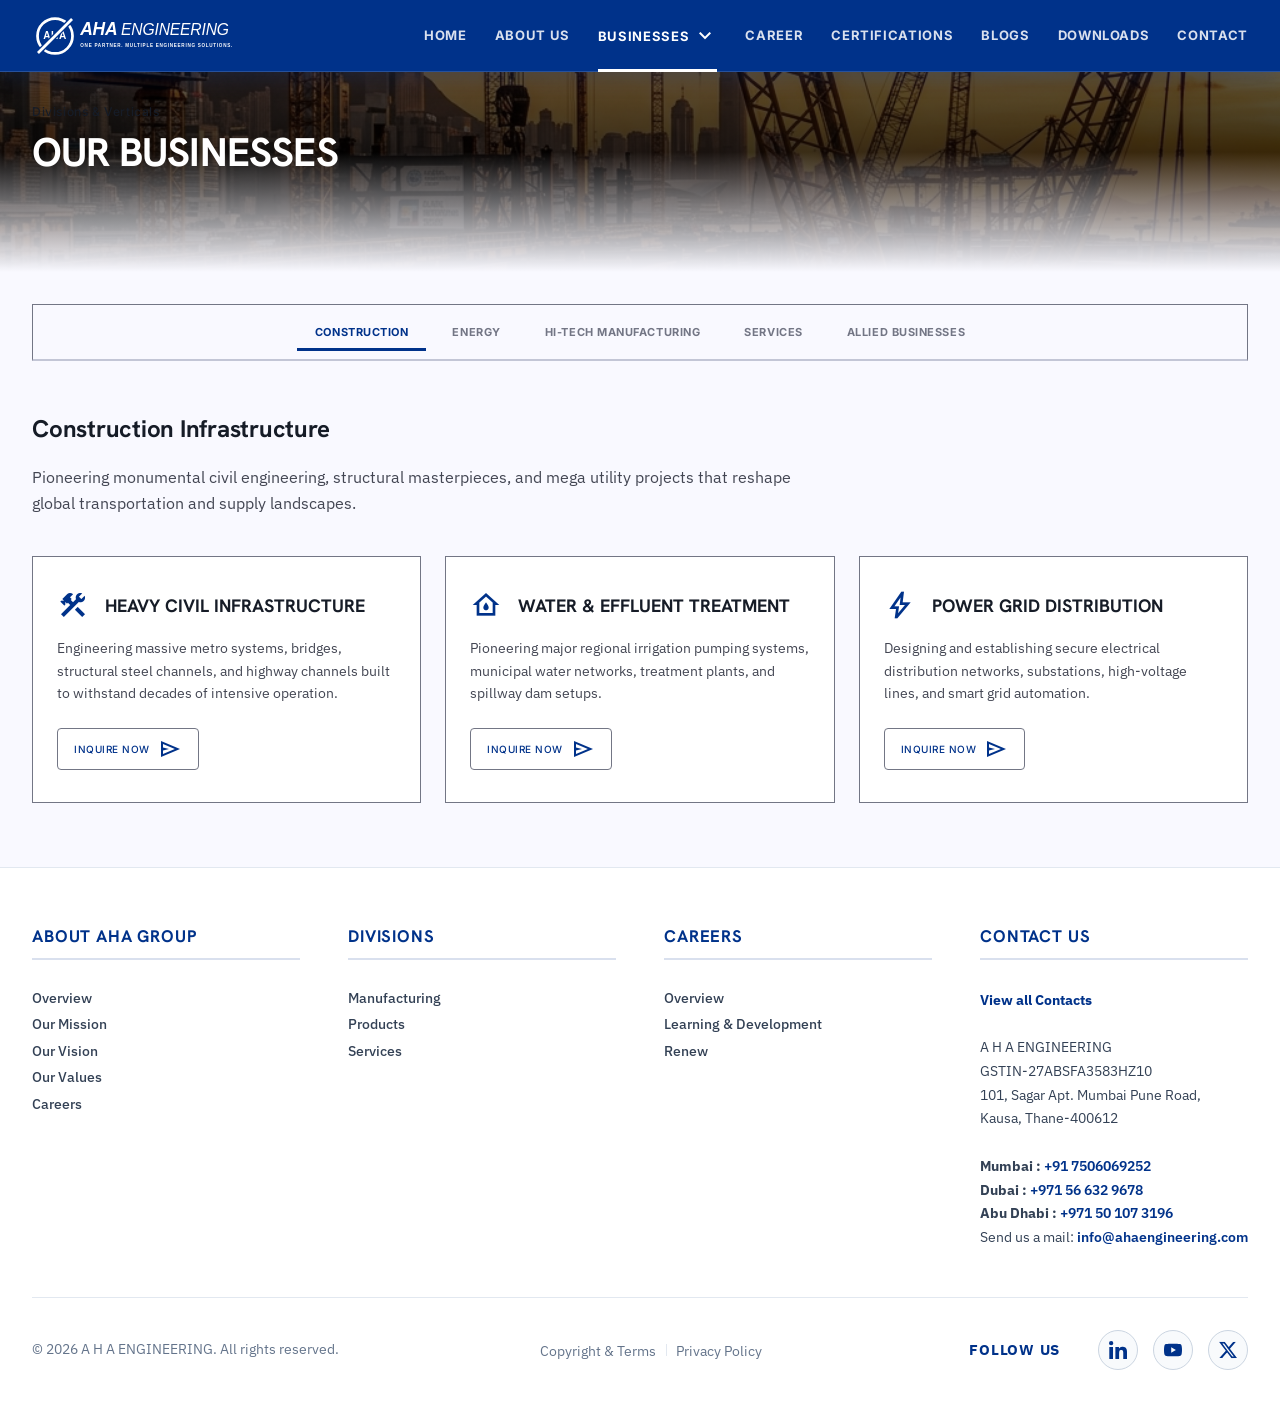
<file: businesses.html>
<!DOCTYPE html>
<html lang="en">
<head>
  <meta charset="utf-8"/>
  <meta name="viewport" content="width=device-width, initial-scale=1.0"/>
  <title>Our Businesses | AHA Engineering</title>
  <meta name="description" content="Explore AHA Engineering's business sectors, including Construction, Energy, Hi-tech Manufacturing, Services, and Allied Businesses."/>
  
  <!-- Favicon & Touch Icons -->
  <link rel="icon" type="image/svg+xml" href="assets/images/favicon.svg" />
  <link rel="icon" type="image/png" sizes="32x32" href="assets/images/favicon-32x32.png" />
  <link rel="icon" type="image/png" sizes="16x16" href="assets/images/favicon-16x16.png" />
  <link rel="apple-touch-icon" sizes="180x180" href="assets/images/apple-touch-icon.png" />

  <!-- Open Graph / WhatsApp / Facebook / LinkedIn Share Tags -->
  <meta property="og:type" content="website"/>
  <meta property="og:url" content="https://ahaengineering.com/businesses.html"/>
  <meta property="og:site_name" content="AHA Engineering"/>
  <meta property="og:title" content="Our Businesses | AHA Engineering"/>
  <meta property="og:description" content="Discover our sector solutions in civil infrastructure, energy utility grids, heavy manufacturing, and engineering services."/>
  <meta property="og:image" content="https://ahaengineering.com/assets/images/og-share-card.png"/>
  <meta property="og:image:secure_url" content="https://ahaengineering.com/assets/images/og-share-card.png"/>
  <meta property="og:image:type" content="image/png"/>
  <meta property="og:image:width" content="1200"/>
  <meta property="og:image:height" content="630"/>
  <meta property="og:image:alt" content="AHA Engineering - Integrated Engineering Solutions for Industry &amp; Infrastructure"/>

  <!-- Twitter / X Cards -->
  <meta name="twitter:card" content="summary_large_image"/>
  <meta name="twitter:url" content="https://ahaengineering.com/businesses.html"/>
  <meta name="twitter:title" content="Our Businesses | AHA Engineering"/>
  <meta name="twitter:description" content="Discover our sector solutions in civil infrastructure, energy utility grids, heavy manufacturing, and engineering services."/>
  <meta name="twitter:image" content="https://ahaengineering.com/assets/images/og-share-card.png"/>
  
  <!-- CSS Stylesheet -->
  <link rel="stylesheet" href="assets/css/style.css"/>
  <link href="https://fonts.googleapis.com/css2?family=Material+Symbols+Outlined:wght,FILL@100..700,0..1&display=swap" rel="stylesheet"/>
  
  <!-- JS Script -->
  <script src="assets/js/main.js" defer></script>
</head>
<body>

  <!-- Top App Bar Header -->
  <header class="header-fixed" id="site-header">
    <div class="header-logo-area">
      <button class="material-symbols-outlined" id="menu-toggle" aria-label="Open Navigation Menu" style="background: none; border: none; color: #ffffff; cursor: pointer; padding: 4px;">menu</button>
      <a href="index.html" style="text-decoration: none;">
        <h1 class="header-logo-title">
          <picture>
            <source srcset="assets/images/logo-white.svg" type="image/svg+xml">
            <img src="assets/images/logo-white.svg" class="header-logo" alt="AHA Engineering" width="209" height="46">
          </picture>
        </h1>
      </a>
    </div>
    <nav class="desktop-nav">
      <a class="nav-item" href="index.html">Home</a>
      <a class="nav-item" href="about.html">About us</a>
      <div class="nav-dropdown active">
        <button class="nav-dropdown-btn">
          Businesses <span class="material-symbols-outlined dropdown-icon">expand_more</span>
        </button>
        <div class="nav-dropdown-content">
          <a class="dropdown-item" href="businesses.html">All Businesses</a>
          <a class="dropdown-item" href="products.html">Products</a>
          <a class="dropdown-item" href="businesses.html#services">Services</a>
        </div>
      </div>
      <a class="nav-item" href="careers.html">Career</a>
      <a class="nav-item" href="about.html#certifications">Certifications</a>
      <a class="nav-item" href="index.html#blogs">Blogs</a>
      <a class="nav-item" href="index.html#downloads">Downloads</a>
      <a class="nav-item" href="contact.html">Contact</a>
    </nav>
  </header>

  <!-- Navigation Drawer Sidebar -->
  <div class="sidebar-overlay" id="sidebar-overlay"></div>
  <aside class="sidebar-drawer" id="sidebar-drawer">
    <div class="sidebar-header">
      <span class="font-headline-lg-mobile text-primary font-bold uppercase tracking-tight" style="color: var(--color-primary);">Navigation</span>
      <button class="material-symbols-outlined" id="sidebar-close" aria-label="Close Navigation Menu" style="background: none; border: none; color: var(--color-primary); cursor: pointer; padding: 4px;">close</button>
    </div>
    <nav class="sidebar-nav">
      <a class="sidebar-link" href="index.html">
        <span class="material-symbols-outlined">home</span> Home
      </a>
      <a class="sidebar-link" href="about.html">
        <span class="material-symbols-outlined">info</span> About us
      </a>
      <div class="sidebar-section active">
        <div class="sidebar-section-header">
          <span class="material-symbols-outlined">layers</span> Businesses
        </div>
        <div class="sidebar-sub-nav">
          <a class="sidebar-sub-link" href="products.html">Products</a>
          <a class="sidebar-sub-link" href="index.html#projects">Projects</a>
          <a class="sidebar-sub-link" href="businesses.html#services">Services</a>
        </div>
      </div>
      <a class="sidebar-link" href="careers.html" id="link-nav-careers">
        <span class="material-symbols-outlined">work</span> Career
      </a>
      <a class="sidebar-link" href="contact.html">
        <span class="material-symbols-outlined">mail</span> Contact
      </a>
    </nav>
    <div class="sidebar-footer">
      <p class="font-label-technical text-outline uppercase" style="color: var(--color-outline); margin: 0 0 4px 0;">Global Support</p>
      <p class="font-body-sm text-on-surface-variant" style="color: var(--color-on-surface-variant); margin: 0; font-weight: 500; font-size: 13px; line-height: 1.6;">
        <span>Mumbai: <a href="tel:+917506069252" style="color: inherit; text-decoration: none;">+91 7506069252</a></span><br>
        <span>Dubai: <a href="tel:+971566329678" style="color: inherit; text-decoration: none;">+971 56 632 9678</a></span><br>
        <span>Abu Dhabi: <a href="tel:+971501073196" style="color: inherit; text-decoration: none;">+971 50 107 3196</a></span>
      </p>
    </div>
  </aside>

  <!-- Main Content Wrapper -->
  <main class="main-content">
    
    <!-- Hero Header Section -->
    <section class="hero-section" id="businesses-hero" style="height: 200px;">
      <div class="hero-parallax-bg" style="background-image: url('assets/images/hero-home.png'); bottom: -100px; filter: brightness(0.4) grayscale(20%);"></div>
      <div class="hero-overlay" style="background: linear-gradient(to top, var(--color-background) 0%, rgba(0, 0, 0, 0.4) 60%, transparent 100%);"></div>
      <div class="hero-content" style="margin-bottom: 24px;">
        <span class="font-label-technical uppercase" style="color: var(--color-primary-fixed-dim); display: block; margin-bottom: 8px;">Divisions & Verticals</span>
        <h2 class="font-headline-xl text-white uppercase" style="color: white; margin: 0;">OUR BUSINESSES</h2>
      </div>
    </section>

    <!-- Interactive Tab Menu & Content -->
    <section class="py-16" style="padding-top: 32px;">
      <div class="container-grid">
        
        <!-- Sticky Tabs Menu Container -->
        <div class="businesses-tabs-container brutalist-border">
          <div class="businesses-tabs">
            <button class="tab-btn active" data-tab="construction">CONSTRUCTION</button>
            <button class="tab-btn" data-tab="energy">ENERGY</button>
            <button class="tab-btn" data-tab="manufacturing">HI-TECH MANUFACTURING</button>
            <button class="tab-btn" data-tab="services">SERVICES</button>
            <button class="tab-btn" data-tab="allied">ALLIED BUSINESSES</button>
          </div>
        </div>

        <!-- Tab Content Panes -->
        <div class="businesses-panes" style="margin-top: 48px;">
          
          <!-- Pane 1: Construction -->
          <div class="tab-pane active" id="pane-construction">
            <div class="pane-intro">
              <h3 class="font-headline-lg text-primary uppercase">Construction Infrastructure</h3>
              <p class="font-body-md text-on-surface-variant">
                Pioneering monumental civil engineering, structural masterpieces, and mega utility projects that reshape global transportation and supply landscapes.
              </p>
            </div>
            
            <div class="business-cards-grid">
              <!-- Card 1 -->
              <div class="business-card brutalist-border">
                <div class="business-card-header">
                  <span class="material-symbols-outlined">construction</span>
                  <h4>Heavy Civil Infrastructure</h4>
                </div>
                <p class="font-body-sm text-on-surface-variant">
                  Engineering massive metro systems, bridges, structural steel channels, and highway channels built to withstand decades of intensive operation.
                </p>
                <a href="contact.html?segment=infrastructure" class="btn-secondary brutalist-border card-cta">
                  INQUIRE NOW <span class="material-symbols-outlined">send</span>
                </a>
              </div>
              <!-- Card 2 -->
              <div class="business-card brutalist-border">
                <div class="business-card-header">
                  <span class="material-symbols-outlined">water_damage</span>
                  <h4>Water & Effluent Treatment</h4>
                </div>
                <p class="font-body-sm text-on-surface-variant">
                  Pioneering major regional irrigation pumping systems, municipal water networks, treatment plants, and spillway dam setups.
                </p>
                <a href="contact.html?segment=infrastructure" class="btn-secondary brutalist-border card-cta">
                  INQUIRE NOW <span class="material-symbols-outlined">send</span>
                </a>
              </div>
              <!-- Card 3 -->
              <div class="business-card brutalist-border">
                <div class="business-card-header">
                  <span class="material-symbols-outlined">bolt</span>
                  <h4>Power Grid Distribution</h4>
                </div>
                <p class="font-body-sm text-on-surface-variant">
                  Designing and establishing secure electrical distribution networks, substations, high-voltage lines, and smart grid automation.
                </p>
                <a href="contact.html?segment=infrastructure" class="btn-secondary brutalist-border card-cta">
                  INQUIRE NOW <span class="material-symbols-outlined">send</span>
                </a>
              </div>
            </div>
          </div>

          <!-- Pane 2: Energy -->
          <div class="tab-pane" id="pane-energy">
            <div class="pane-intro">
              <h3 class="font-headline-lg text-primary uppercase">Energy & Utilities</h3>
              <p class="font-body-md text-on-surface-variant">
                Turnkey engineering solutions for critical power systems, green grid utility integrations, and heavy-duty hydrocarbon installations.
              </p>
            </div>
            
            <div class="business-cards-grid">
              <!-- Card 1 -->
              <div class="business-card brutalist-border">
                <div class="business-card-header">
                  <span class="material-symbols-outlined">factory</span>
                  <h4>Thermal Power Systems</h4>
                </div>
                <p class="font-body-sm text-on-surface-variant">
                  Full engineering coordination and construction of thermal units, heavy boilers, turbine sets, and utility pipeline structures.
                </p>
                <a href="contact.html?segment=energy" class="btn-secondary brutalist-border card-cta">
                  INQUIRE NOW <span class="material-symbols-outlined">send</span>
                </a>
              </div>
              <!-- Card 2 -->
              <div class="business-card brutalist-border">
                <div class="business-card-header">
                  <span class="material-symbols-outlined">eco</span>
                  <h4>Green Energy Infrastructure</h4>
                </div>
                <p class="font-body-sm text-on-surface-variant">
                  Constructing large-scale utility solar parks, clean power distribution arrays, and storage grid configurations.
                </p>
                <a href="contact.html?segment=energy" class="btn-secondary brutalist-border card-cta">
                  INQUIRE NOW <span class="material-symbols-outlined">send</span>
                </a>
              </div>
              <!-- Card 3 -->
              <div class="business-card brutalist-border">
                <div class="business-card-header">
                  <span class="material-symbols-outlined">oil_barrel</span>
                  <h4>Hydrocarbons Processing</h4>
                </div>
                <p class="font-body-sm text-on-surface-variant">
                  Delivering reliable gas processing centers, cross-country pipelines, onshore containment networks, and utility units.
                </p>
                <a href="contact.html?segment=energy" class="btn-secondary brutalist-border card-cta">
                  INQUIRE NOW <span class="material-symbols-outlined">send</span>
                </a>
              </div>
            </div>
          </div>

          <!-- Pane 3: Hi-tech Manufacturing -->
          <div class="tab-pane" id="pane-manufacturing">
            <div class="pane-intro">
              <h3 class="font-headline-lg text-primary uppercase">Hi-tech Manufacturing</h3>
              <p class="font-body-md text-on-surface-variant">
                Precision engineering, advanced component fabrication, extreme-load pipelines, and high-pressure flow control networks.
              </p>
            </div>
            
            <div class="business-cards-grid">
              <!-- Card 1 -->
              <div class="business-card brutalist-border">
                <div class="business-card-header">
                  <span class="material-symbols-outlined">precision_manufacturing</span>
                  <h4>Heavy Engineering</h4>
                </div>
                <p class="font-body-sm text-on-surface-variant">
                  Fabricating custom high-pressure reactors, massive heat exchangers, storage vessels, and advanced thermal systems.
                </p>
                <a href="contact.html?segment=manufacturing" class="btn-secondary brutalist-border card-cta">
                  INQUIRE NOW <span class="material-symbols-outlined">send</span>
                </a>
              </div>
              <!-- Card 2 -->
              <div class="business-card brutalist-border">
                <div class="business-card-header">
                  <span class="material-symbols-outlined">settings_input_component</span>
                  <h4>Industrial Valves</h4>
                </div>
                <p class="font-body-sm text-on-surface-variant">
                  Manufacturing extreme-durability gate, globe, and control valves engineered for high-pressure industrial flow controls.
                </p>
                <a href="contact.html?segment=manufacturing" class="btn-secondary brutalist-border card-cta">
                  INQUIRE NOW <span class="material-symbols-outlined">send</span>
                </a>
              </div>
              <!-- Card 3 -->
              <div class="business-card brutalist-border">
                <div class="business-card-header">
                  <span class="material-symbols-outlined">polyline</span>
                  <h4>Specialized Piping Networks</h4>
                </div>
                <p class="font-body-sm text-on-surface-variant">
                  Fabricating complex custom alloy piping manifolds, pipeline fittings, and stress-tolerant networks.
                </p>
                <a href="contact.html?segment=manufacturing" class="btn-secondary brutalist-border card-cta">
                  INQUIRE NOW <span class="material-symbols-outlined">send</span>
                </a>
              </div>
            </div>
          </div>

          <!-- Pane 4: Services -->
          <div class="tab-pane" id="pane-services">
            <div class="pane-intro">
              <h3 class="font-headline-lg text-primary uppercase">Engineering & Technical Services</h3>
              <p class="font-body-md text-on-surface-variant">
                Professional layout consulting, turnkey execution tracking, quality controls, and digital telemetry for global project hubs.
              </p>
            </div>
            
            <div class="business-cards-grid">
              <!-- Card 1 -->
              <div class="business-card brutalist-border">
                <div class="business-card-header">
                  <span class="material-symbols-outlined">architecture</span>
                  <h4>Engineering & Design</h4>
                </div>
                <p class="font-body-sm text-on-surface-variant">
                  Delivering complex FEED layout plans, 3D stress modeling, piping architecture diagnostics, and structural simulations.
                </p>
                <a href="contact.html?segment=infrastructure" class="btn-secondary brutalist-border card-cta">
                  INQUIRE NOW <span class="material-symbols-outlined">send</span>
                </a>
              </div>
              <!-- Card 2 -->
              <div class="business-card brutalist-border">
                <div class="business-card-header">
                  <span class="material-symbols-outlined">assignment</span>
                  <h4>Project Execution & PMO</h4>
                </div>
                <p class="font-body-sm text-on-surface-variant">
                  Overseeing site development operations, logistics timelines, progress milestones, and strict structural quality metrics.
                </p>
                <a href="contact.html?segment=infrastructure" class="btn-secondary brutalist-border card-cta">
                  INQUIRE NOW <span class="material-symbols-outlined">send</span>
                </a>
              </div>
              <!-- Card 3 -->
              <div class="business-card brutalist-border">
                <div class="business-card-header">
                  <span class="material-symbols-outlined">settings_remote</span>
                  <h4>Digital Automation</h4>
                </div>
                <p class="font-body-sm text-on-surface-variant">
                  Integrating telemetry control arrays, SCADA systems, remote flow trackers, and automated emergency shutoff triggers.
                </p>
                <a href="contact.html?segment=infrastructure" class="btn-secondary brutalist-border card-cta">
                  INQUIRE NOW <span class="material-symbols-outlined">send</span>
                </a>
              </div>
            </div>
          </div>

          <!-- Pane 5: Allied Businesses -->
          <div class="tab-pane" id="pane-allied">
            <div class="pane-intro">
              <h3 class="font-headline-lg text-primary uppercase">Allied Businesses</h3>
              <p class="font-body-md text-on-surface-variant">
                Supporting logistics operations and custom mechanical fabrications to back major infrastructure builds and real estate hubs.
              </p>
            </div>
            
            <div class="business-cards-grid">
              <!-- Card 1 -->
              <div class="business-card brutalist-border">
                <div class="business-card-header">
                  <span class="material-symbols-outlined">local_shipping</span>
                  <h4>Heavy Cargo Logistics</h4>
                </div>
                <p class="font-body-sm text-on-surface-variant">
                  Specialized logistics transport for oversized components, heavy pressure reactors, and extreme-length piping sections.
                </p>
                <a href="contact.html" class="btn-secondary brutalist-border card-cta">
                  INQUIRE NOW <span class="material-symbols-outlined">send</span>
                </a>
              </div>
              <!-- Card 2 -->
              <div class="business-card brutalist-border">
                <div class="business-card-header">
                  <span class="material-symbols-outlined">engineering</span>
                  <h4>Machinery Assemblies</h4>
                </div>
                <p class="font-body-sm text-on-surface-variant">
                  Fabricating standard industrial hydraulic presses, component tooling modules, and custom heavy mechanical systems.
                </p>
                <a href="contact.html" class="btn-secondary brutalist-border card-cta">
                  INQUIRE NOW <span class="material-symbols-outlined">send</span>
                </a>
              </div>
              <!-- Card 3 -->
              <div class="business-card brutalist-border">
                <div class="business-card-header">
                  <span class="material-symbols-outlined">domain</span>
                  <h4>Real Estate Complexes</h4>
                </div>
                <p class="font-body-sm text-on-surface-variant">
                  Developing sustainable green industrial complexes, smart corporate parks, and high-efficiency regional logistics hubs.
                </p>
                <a href="contact.html" class="btn-secondary brutalist-border card-cta">
                  INQUIRE NOW <span class="material-symbols-outlined">send</span>
                </a>
              </div>
            </div>
          </div>

        </div>

      </div>
    </section>

  </main>

  <!-- Global Footer -->
  <footer class="footer-row">
    <div class="footer__section">
      <div class="container-grid">
        <div class="footer__wrapper">
          <!-- Column 1: About AHA Group -->
          <div class="col__block">
            <a class="footer__title" href="about.html">About AHA Group</a>
            <div class="footer__list">
              <div class="link__item"><a href="about.html">Overview</a></div>
              <div class="link__item"><a href="about.html#mission">Our Mission</a></div>
              <div class="link__item"><a href="about.html#vision">Our Vision</a></div>
              <div class="link__item"><a href="about.html#values">Our Values</a></div>
              <div class="link__item"><a href="careers.html">Careers</a></div>
            </div>
          </div>
          
          <!-- Column 2: Divisions -->
          <div class="col__block">
            <a class="footer__title" href="businesses.html">Divisions</a>
            <div class="footer__list">
              <div class="link__item"><a href="businesses.html#manufacturing">Manufacturing</a></div>
              <div class="link__item"><a href="products.html">Products</a></div>
              <div class="link__item"><a href="businesses.html#services">Services</a></div>
            </div>
          </div>
          
          <!-- Column 3: Careers -->
          <div class="col__block">
            <a class="footer__title" href="careers.html">Careers</a>
            <div class="footer__list">
              <div class="link__item"><a href="careers.html#overview">Overview</a></div>
              <div class="link__item"><a href="careers.html#learning">Learning &amp; Development</a></div>
              <div class="link__item"><a href="careers.html#renew">Renew</a></div>
            </div>
          </div>
          
          <!-- Column 4: Contact Us -->
          <div class="col__block">
            <div class="footer__title">Contact Us</div>
            <div class="footer__list">
              <div class="contact-text">
                <p style="margin: 0;">
                  <a href="contact.html" title="Contact Us"><strong>View all Contacts</strong></a>
                  <br><br>
                  A H A ENGINEERING<br>
                  GSTIN-27ABSFA3583HZ10<br>
                  101, Sagar Apt. Mumbai Pune Road,<br>
                  Kausa, Thane-400612
                  <br><br>
                  <strong>Mumbai :</strong> <a href="tel:+917506069252">+91 7506069252</a><br>
                  <strong>Dubai :</strong> <a href="tel:+971566329678">+971 56 632 9678</a><br>
                  <strong>Abu Dhabi :</strong> <a href="tel:+971501073196">+971 50 107 3196</a><br>
                  Send us a mail: <a href="mailto:info@ahaengineering.com">info@ahaengineering.com</a>
                </p>
              </div>
            </div>
          </div>
        </div>
      </div>
    </div>
    
    <div class="bottom_footer">
      <div class="container-grid">
        <div class="bottom_inner_wrap">
          <div class="social_media_wrap">
            <p>Follow Us</p>
            <ul class="social_media">
              <li>
                <a aria-label="LinkedIn Link" target="_blank" rel="noreferrer noopener" href="https://www.linkedin.com">
                  <svg id="Group_35347" data-name="Group 35347" xmlns="http://www.w3.org/2000/svg" xmlns:xlink="http://www.w3.org/1999/xlink" viewBox="0 0 17.518 17.485">
                    <defs>
                      <clipPath id="clip-path-li"><rect id="Rectangle_16386_li" data-name="Rectangle 16386" width="17.518" height="17.485" fill="#fff"></rect></clipPath>
                    </defs>
                    <g id="Group_35346_li" data-name="Group 35346" clip-path="url(#clip-path-li)">
                      <path id="Path_36712_li" data-name="Path 36712" d="M159.358,141.6h3.477v1.6a1.6,1.6,0,0,0,.109-.128,3.689,3.689,0,0,1,2.888-1.739,5.523,5.523,0,0,1,2.155.192,3.3,3.3,0,0,1,2.305,2.322,9.87,9.87,0,0,1,.371,3.037c0,2.061,0,4.122,0,6.183,0,.156-.036.213-.2.212q-1.623-.011-3.246,0c-.172,0-.2-.063-.2-.215q.006-2.926,0-5.853a4.927,4.927,0,0,0-.2-1.555,1.506,1.506,0,0,0-1.483-1.127,3.413,3.413,0,0,0-.885.071,1.761,1.761,0,0,0-1.342,1.547,8.312,8.312,0,0,0-.119,1.449c-.013,1.815-.008,3.63,0,5.444,0,.184-.045.241-.234.239-1.063-.009-2.125,0-3.188,0h-.207Z" transform="translate(-153.149 -135.8)" fill="#fff"></path>
                      <path id="Path_36713_li" data-name="Path 36713" d="M10.953,160.313c-.078,0-.141.009-.2.009-1.069,0-2.138,0-3.208,0-.172,0-.217-.045-.217-.217q.007-5.629,0-11.258c0-.168.039-.221.215-.219,1.069.008,2.138,0,3.208,0h.207Z" transform="translate(-7.039 -142.841)" fill="#fff"></path>
                      <path id="Path_36714_li" data-name="Path 36714" d="M4.211,2.109A2.106,2.106,0,1,1,2.116,0,2.1,2.1,0,0,1,4.211,2.109" transform="translate(0.001 0)" fill="#fff"></path>
                    </g>
                  </svg>
                </a>
              </li>
              <li>
                <a aria-label="Youtube Link" target="_blank" rel="noreferrer noopener" href="https://www.youtube.com">
                  <svg xmlns="http://www.w3.org/2000/svg" viewBox="0 0 23.219 16.253">
                    <path id="Path_15698_yt" data-name="Path 15698" d="M1661.921,474.511a2.909,2.909,0,0,0-2.053-2.053c-1.811-.485-9.071-.485-9.071-.485s-7.261,0-9.072.485a2.91,2.91,0,0,0-2.053,2.053,32.481,32.481,0,0,0,0,11.177,2.911,2.911,0,0,0,2.053,2.053c1.811.485,9.072.485,9.072.485s7.26,0,9.071-.485a2.91,2.91,0,0,0,2.053-2.053,32.433,32.433,0,0,0,0-11.177Zm-13.446,9.071v-6.966l6.032,3.483Z" transform="translate(-1639.188 -471.973)" fill="#fff"></path>
                  </svg>
                </a>
              </li>
              <li>
                <a target="_blank" aria-label="Twitter Link" rel="noreferrer noopener" href="https://x.com">
                  <svg id="Group_35345" data-name="Group 35345" xmlns="http://www.w3.org/2000/svg" xmlns:xlink="http://www.w3.org/1999/xlink" viewBox="0 0 17.928 16.206">
                    <defs>
                      <clipPath id="clip-path-tw"><rect id="Rectangle_16385_tw" data-name="Rectangle 16385" width="17.928" height="16.205" fill="#fff"></rect></clipPath>
                    </defs>
                    <g id="Group_35344_tw" data-name="Group 35344" clip-path="url(#clip-path-tw)">
                      <path id="Path_36711_tw" data-name="Path 36711" d="M0,0H.236c1.745,0,3.491,0,5.236,0A.389.389,0,0,1,5.82.183q1.812,2.4,3.631,4.8c.042.056.087.11.15.188.263-.3.519-.588.773-.879Q12.2,2.2,14.032.114a.327.327,0,0,1,.215-.1C15.1,0,15.963,0,16.885,0L10.877,6.869l7.05,9.31c-.1.008-.165.016-.23.016q-2.554,0-5.108.01a.335.335,0,0,1-.3-.151q-2.07-2.713-4.149-5.42c-.017-.022-.036-.043-.07-.084-.27.306-.536.606-.8.908q-2,2.289-4,4.581a.388.388,0,0,1-.324.154c-.809,0-1.618,0-2.426,0-.033,0-.066-.007-.141-.016L6.781,8.862,0,0M3.241,1.575c.055.08.082.122.112.162L6.817,6.259q3.121,4.076,6.244,8.152c.044.058.114.134.173.135.465.011.93.006,1.433.006-.062-.088-.1-.145-.14-.2L8.8,6.794Q6.886,4.26,4.966,1.728c-.047-.062-.121-.145-.185-.146-.5-.012-1-.007-1.541-.007" transform="translate(0 0)" fill="#fff"></path>
                    </g>
                  </svg>
                </a>
              </li>
            </ul>
          </div>
          <div class="copyright_wrap">
            <ul class="other_links">
              <li><a aria-label="COPYRIGHT Terms Link" href="about.html">Copyright &amp; Terms</a></li>
              <li><a aria-label="Privacy Policy Link" href="about.html">Privacy Policy</a></li>
            </ul>
            <div class="copyright_text">
              <p>© 2026 A H A ENGINEERING. All rights reserved.</p>
            </div>
          </div>
        </div>
      </div>
    </div>
  </footer>

</body>
</html>
</file>
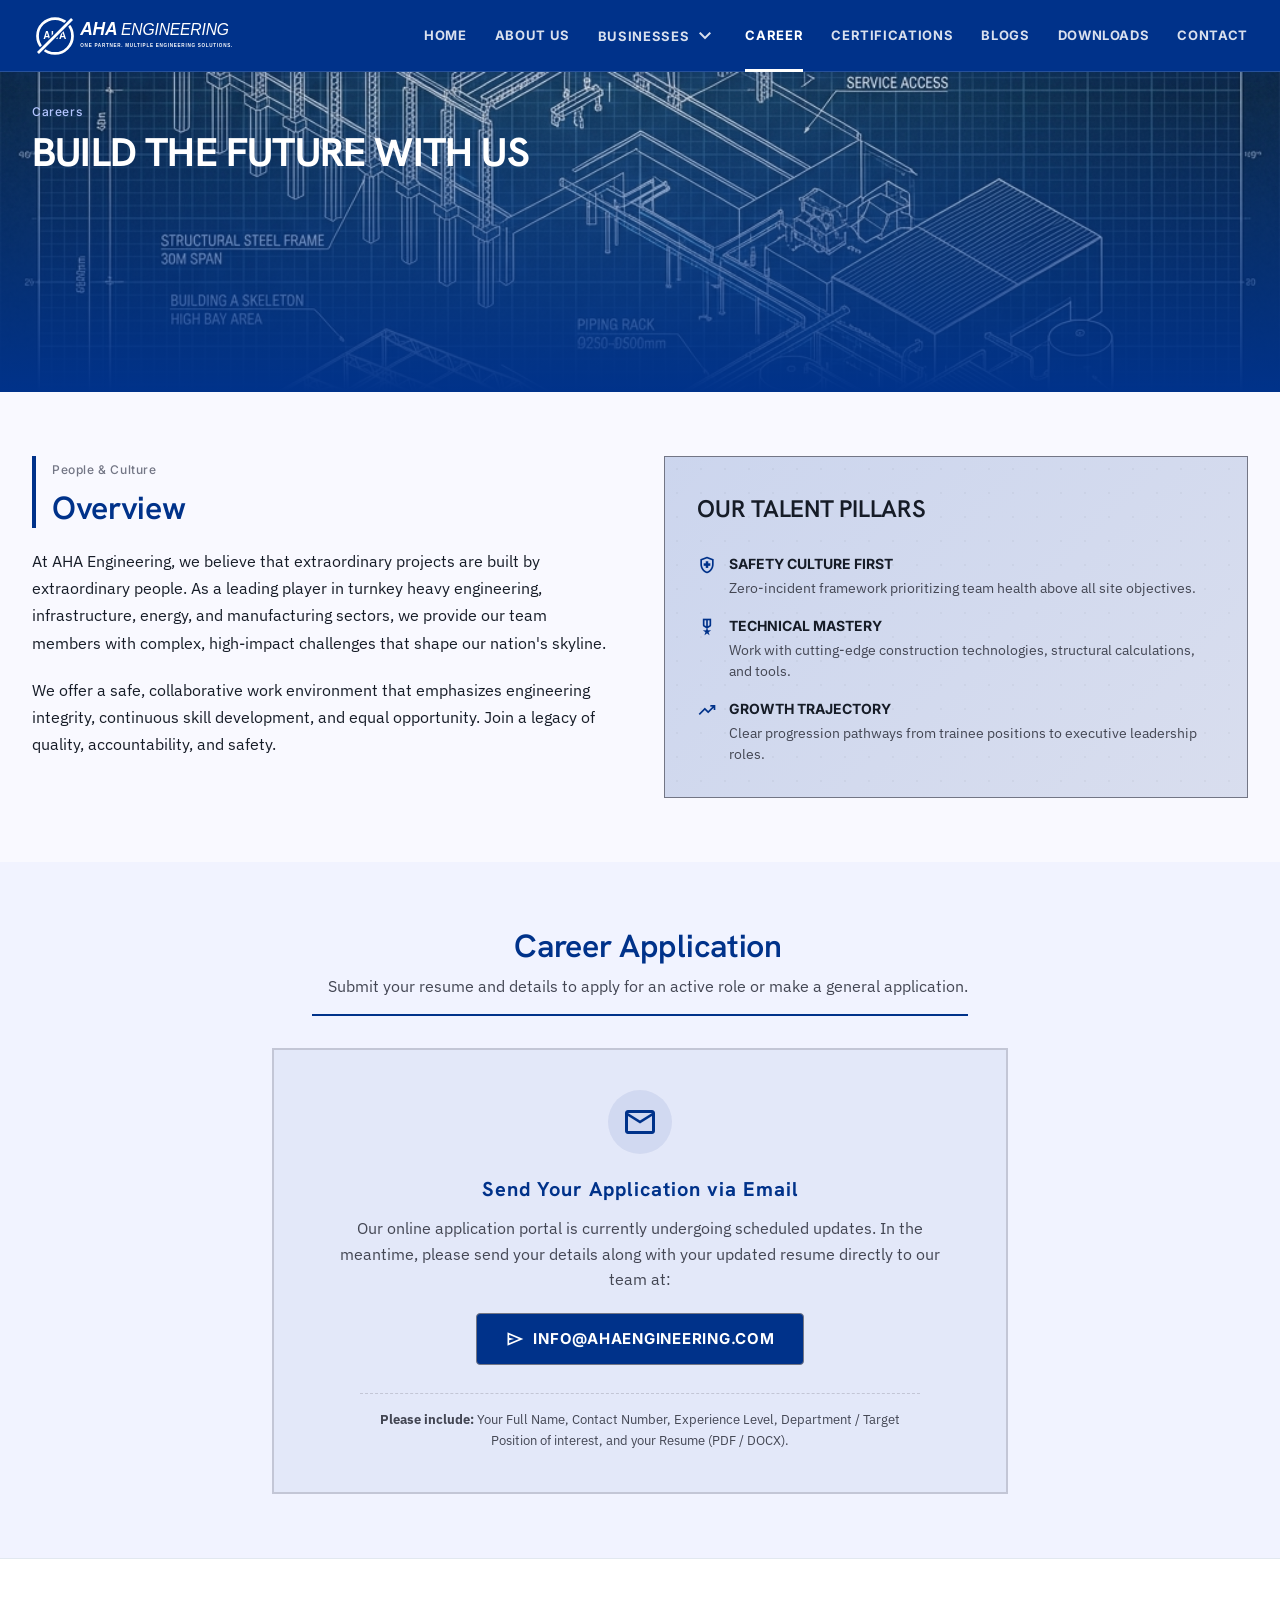
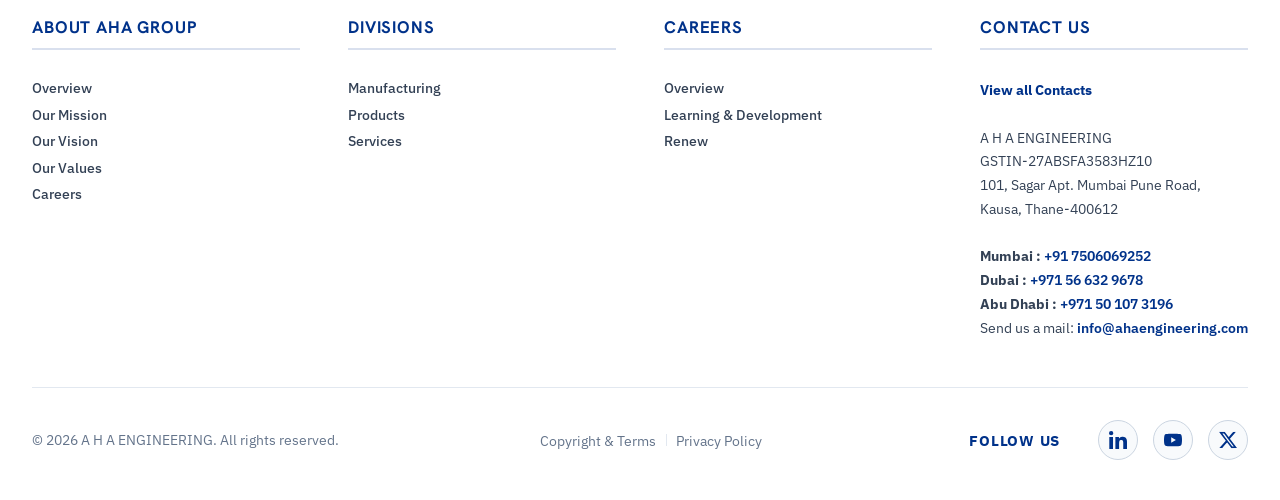
<file: careers.html>
<!DOCTYPE html>
<html lang="en">

<head>
  <meta charset="utf-8" />
  <meta name="viewport" content="width=device-width, initial-scale=1.0" />
  <title>Careers | AHA Engineering</title>
  <meta name="description"
    content="Join AHA Engineering and build the future. Explore job openings, our Graduate Engineer Trainee program, and submit your application online." />

  <!-- Favicon & Touch Icons -->
  <link rel="icon" type="image/svg+xml" href="assets/images/favicon.svg" />
  <link rel="icon" type="image/png" sizes="32x32" href="assets/images/favicon-32x32.png" />
  <link rel="icon" type="image/png" sizes="16x16" href="assets/images/favicon-16x16.png" />
  <link rel="apple-touch-icon" sizes="180x180" href="assets/images/apple-touch-icon.png" />

  <!-- Open Graph / WhatsApp / Facebook / LinkedIn Share Tags -->
  <meta property="og:type" content="website" />
  <meta property="og:url" content="https://ahaengineering.com/careers.html" />
  <meta property="og:site_name" content="AHA Engineering" />
  <meta property="og:title" content="Careers | AHA Engineering" />
  <meta property="og:description"
    content="Explore technical opportunities, learn about our culture, and apply for engineering and project management positions." />
  <meta property="og:image" content="https://ahaengineering.com/assets/images/og-share-card.png" />
  <meta property="og:image:secure_url" content="https://ahaengineering.com/assets/images/og-share-card.png" />
  <meta property="og:image:type" content="image/png" />
  <meta property="og:image:width" content="1200" />
  <meta property="og:image:height" content="630" />
  <meta property="og:image:alt" content="AHA Engineering - Integrated Engineering Solutions for Industry &amp; Infrastructure" />

  <!-- Twitter / X Cards -->
  <meta name="twitter:card" content="summary_large_image" />
  <meta name="twitter:url" content="https://ahaengineering.com/careers.html" />
  <meta name="twitter:title" content="Careers | AHA Engineering" />
  <meta name="twitter:description" content="Explore technical opportunities, learn about our culture, and apply for engineering and project management positions." />
  <meta name="twitter:image" content="https://ahaengineering.com/assets/images/og-share-card.png" />

  <!-- CSS Stylesheet -->
  <link rel="stylesheet" href="assets/css/style.css" />
  <link href="https://fonts.googleapis.com/css2?family=Material+Symbols+Outlined:wght,FILL@100..700,0..1&display=swap"
    rel="stylesheet" />

  <!-- JS Script -->
  <script src="assets/js/main.js" defer></script>
</head>

<body>

  <!-- Top App Bar Header -->
  <header class="header-fixed" id="site-header">
    <div class="header-logo-area">
      <button class="material-symbols-outlined" id="menu-toggle" aria-label="Open Navigation Menu"
        style="background: none; border: none; color: #ffffff; cursor: pointer; padding: 4px;">menu</button>
      <a href="index.html" style="text-decoration: none;">
        <h1 class="header-logo-title">
          <picture>
            <source srcset="assets/images/logo-white.svg" type="image/svg+xml">
            <img src="assets/images/logo-white.svg" class="header-logo" alt="AHA Engineering" width="209" height="46">
          </picture>
        </h1>
      </a>
    </div>
    <nav class="desktop-nav">
      <a class="nav-item" href="index.html">Home</a>
      <a class="nav-item" href="about.html">About us</a>
      <div class="nav-dropdown">
        <button class="nav-dropdown-btn">
          Businesses <span class="material-symbols-outlined dropdown-icon">expand_more</span>
        </button>
        <div class="nav-dropdown-content">
          <a class="dropdown-item" href="businesses.html">All Businesses</a>
          <a class="dropdown-item" href="products.html">Products</a>
          <a class="dropdown-item" href="businesses.html#services">Services</a>
        </div>
      </div>
      <a class="nav-item active" href="careers.html">Career</a>
      <a class="nav-item" href="about.html#certifications">Certifications</a>
      <a class="nav-item" href="index.html#blogs">Blogs</a>
      <a class="nav-item" href="index.html#downloads">Downloads</a>
      <a class="nav-item" href="contact.html">Contact</a>
    </nav>
  </header>

  <!-- Navigation Drawer Sidebar -->
  <div class="sidebar-overlay" id="sidebar-overlay"></div>
  <aside class="sidebar-drawer" id="sidebar-drawer">
    <div class="sidebar-header">
      <span class="font-headline-lg-mobile text-primary font-bold uppercase tracking-tight"
        style="color: var(--color-primary);">Navigation</span>
      <button class="material-symbols-outlined" id="sidebar-close" aria-label="Close Navigation Menu"
        style="background: none; border: none; color: var(--color-primary); cursor: pointer; padding: 4px;">close</button>
    </div>
    <nav class="sidebar-nav">
      <a class="sidebar-link" href="index.html">
        <span class="material-symbols-outlined">home</span> Home
      </a>
      <a class="sidebar-link" href="about.html">
        <span class="material-symbols-outlined">info</span> About us
      </a>
      <div class="sidebar-section">
        <div class="sidebar-section-header">
          <span class="material-symbols-outlined">layers</span> Businesses
        </div>
        <div class="sidebar-sub-nav">
          <a class="sidebar-sub-link" href="products.html">Products</a>
          <a class="sidebar-sub-link" href="index.html#projects">Projects</a>
          <a class="sidebar-sub-link" href="businesses.html#services">Services</a>
        </div>
      </div>
      <a class="sidebar-link active" href="careers.html">
        <span class="material-symbols-outlined">work</span> Career
      </a>
      <a class="sidebar-link" href="contact.html">
        <span class="material-symbols-outlined">mail</span> Contact
      </a>
    </nav>
    <div class="sidebar-footer">
      <p class="font-label-technical text-outline uppercase" style="color: var(--color-outline); margin: 0 0 4px 0;">
        Global Support</p>
      <p class="font-body-sm text-on-surface-variant"
        style="color: var(--color-on-surface-variant); margin: 0; font-weight: 500; font-size: 13px; line-height: 1.6;">
        <span>Mumbai: <a href="tel:+917506069252" style="color: inherit; text-decoration: none;">+91
            7506069252</a></span><br>
        <span>Dubai: <a href="tel:+971566329678" style="color: inherit; text-decoration: none;">+971 56 632
            9678</a></span><br>
        <span>Abu Dhabi: <a href="tel:+971501073196" style="color: inherit; text-decoration: none;">+971 50 107
            3196</a></span>
      </p>
    </div>
  </aside>

  <!-- Main Content Wrapper -->
  <main class="main-content">

    <!-- Hero Section -->
    <section class="hero-section" id="careers-hero" style="height: 320px;">
      <div class="hero-parallax-bg"
        style="background-image: url('assets/images/hero-about.png'); bottom: -100px; filter: grayscale(20%);"></div>
      <div class="hero-overlay"
        style="background: linear-gradient(to top, var(--color-primary) 0%, rgba(0, 50, 138, 0.4) 60%, transparent 100%);">
      </div>
      <div class="hero-content" style="margin-bottom: 32px;">
        <span class="font-label-technical uppercase"
          style="color: var(--color-inverse-primary); display: block; margin-bottom: 8px;">Careers</span>
        <h2 class="font-headline-xl text-white uppercase" style="color: white; margin: 0;">BUILD THE FUTURE WITH US</h2>
      </div>
    </section>

    <!-- Careers Overview Section -->
    <section class="py-16 scroll-animate" id="overview">
      <div class="container-grid">
        <div class="careers-split">
          <div style="display: flex; flex-direction: column; gap: 20px;">
            <div class="headline-border-left">
              <span class="font-label-technical uppercase" style="color: var(--color-outline);">People & Culture</span>
              <h2 class="font-headline-lg text-primary uppercase"
                style="color: var(--color-primary); margin: 8px 0 0 0;">Overview</h2>
            </div>
            <p class="font-body-md text-on-surface" style="line-height: 1.7; margin: 0;">
              At AHA Engineering, we believe that extraordinary projects are built by extraordinary people. As a leading
              player in turnkey heavy engineering, infrastructure, energy, and manufacturing sectors, we provide our
              team members with complex, high-impact challenges that shape our nation's skyline.
            </p>
            <p class="font-body-md text-on-surface-variant" style="line-height: 1.7; margin: 0;">
              We offer a safe, collaborative work environment that emphasizes engineering integrity, continuous skill
              development, and equal opportunity. Join a legacy of quality, accountability, and safety.
            </p>
          </div>
          <div class="careers-card-graphic brutalist-border">
            <div class="careers-graphic-overlay"></div>
            <div class="blueprint-grid"></div>
            <div style="z-index: 2; padding: 32px; display: flex; flex-direction: column; gap: 24px; width: 100%;">
              <h3 class="font-headline-lg text-primary" style="margin: 0; font-size: 24px; text-transform: uppercase;">
                Our Talent Pillars</h3>
              <ul class="features-list">
                <li class="features-list-item">
                  <span class="material-symbols-outlined">health_and_safety</span>
                  <div>
                    <h4 class="features-list-title">Safety Culture First</h4>
                    <p class="features-list-desc">Zero-incident framework prioritizing team health above all site
                      objectives.</p>
                  </div>
                </li>
                <li class="features-list-item">
                  <span class="material-symbols-outlined">military_tech</span>
                  <div>
                    <h4 class="features-list-title">Technical Mastery</h4>
                    <p class="features-list-desc">Work with cutting-edge construction technologies, structural
                      calculations, and tools.</p>
                  </div>
                </li>
                <li class="features-list-item">
                  <span class="material-symbols-outlined">trending_up</span>
                  <div>
                    <h4 class="features-list-title">Growth Trajectory</h4>
                    <p class="features-list-desc">Clear progression pathways from trainee positions to executive
                      leadership roles.</p>
                  </div>
                </li>
              </ul>
            </div>
          </div>
        </div>
      </div>
    </section>

    <!-- Learning & Development Section -->

    <!-- Open Positions Section -->

    <!-- Application Form Section -->
    <section class="py-16 scroll-animate" id="apply-section"
      style="background-color: var(--color-surface-container-low);">
      <div class="container-grid" style="max-width: 800px; display: flex; flex-direction: column; gap: 32px;">
        <div class="headline-border-left"
          style="text-align: center; border-left: none; border-bottom: 2px solid var(--color-primary); padding-bottom: 16px; margin: 0 auto;">
          <h3 class="font-headline-lg text-primary uppercase" style="color: var(--color-primary); margin: 0 0 8px 0;">
            Career Application</h3>
          <p class="font-body-md text-on-surface-variant" style="color: var(--color-on-surface-variant); margin: 0;">
            Submit your resume and details to apply for an active role or make a general application.
          </p>
        </div>

        <!-- Direct Email Application Notice -->
        <div class="hq-card brutalist-border"
          style="text-align: center; padding: 40px 24px; display: flex; flex-direction: column; align-items: center; gap: 20px; background-color: var(--color-surface-container-high);">
          <div
            style="width: 64px; height: 64px; border-radius: 50%; background-color: rgba(0, 48, 143, 0.08); display: flex; align-items: center; justify-content: center;">
            <span class="material-symbols-outlined" style="font-size: 36px; color: var(--color-primary);">mail</span>
          </div>

          <div>
            <h4 class="font-headline-sm uppercase"
              style="color: var(--color-primary); margin: 0 0 12px 0; font-size: 20px; letter-spacing: 0.05em;">
              Send Your Application via Email
            </h4>
            <p class="font-body-md text-on-surface-variant"
              style="max-width: 600px; margin: 0 auto; line-height: 1.6; color: var(--color-on-surface-variant);">
              Our online application portal is currently undergoing scheduled updates. In the meantime, please send your details along with your updated resume directly to our team at:
            </p>
          </div>

          <a class="btn-primary brutalist-border" href="mailto:info@ahaengineering.com?subject=Career%20Application%20-%20AHA%20Engineering"
            style="font-size: 15px; font-weight: 700; padding: 14px 28px; text-decoration: none;">
            <span class="material-symbols-outlined" style="font-size: 20px;">send</span>
            info@ahaengineering.com
          </a>

          <div
            style="margin-top: 8px; padding-top: 16px; border-top: 1px dashed var(--color-outline-variant); width: 100%; max-width: 560px;">
            <p class="font-body-sm text-on-surface-variant"
              style="margin: 0; font-size: 13px; line-height: 1.6; color: var(--color-on-surface-variant);">
              <strong>Please include:</strong> Your Full Name, Contact Number, Experience Level, Department / Target Position of interest, and your Resume (PDF / DOCX).
            </p>
          </div>
        </div>

        <!-- Temporarily commented: Careers Application Form
        <form class="hq-row" id="career-application-form"
          style="flex-direction: column; gap: 16px; align-items: stretch; width: 100%;">

          <div style="display: grid; grid-template-columns: 1fr; gap: 16px;">
            <div class="form-group" style="margin-bottom: 0;">
              <label class="form-label" for="input-career-name">Full Name</label>
              <input class="form-input" id="input-career-name" placeholder="Enter full name" type="text" required />
            </div>

            <div class="form-group" style="margin-bottom: 0;">
              <label class="form-label" for="input-career-email">Corporate / Personal Email</label>
              <input class="form-input" id="input-career-email" placeholder="name@domain.com" type="email" required />
            </div>
          </div>

          <div style="display: grid; grid-template-columns: 1fr; gap: 16px;">
            <div class="form-group" style="margin-bottom: 0;">
              <label class="form-label" for="input-career-phone">Contact Number</label>
              <input class="form-input" id="input-career-phone" placeholder="+91 XXXXX XXXXX" type="tel" required />
            </div>

            <div class="form-group" style="margin-bottom: 0;">
              <label class="form-label" for="input-career-experience">Experience Level</label>
              <select class="form-input" id="input-career-experience" name="experience" required>
                <option value="" disabled selected>Select Experience</option>
                <option value="entry">Entry Level / Fresh Graduate</option>
                <option value="mid">Mid Level (1 - 5 Years)</option>
                <option value="senior">Senior Level (5 - 10 Years)</option>
                <option value="lead">Lead / Executive (10+ Years)</option>
              </select>
            </div>
          </div>

          <div style="display: grid; grid-template-columns: 1fr; gap: 16px;">
            <div class="form-group" style="margin-bottom: 0;">
              <label class="form-label" for="input-career-dept">Department Interest</label>
              <select class="form-input" id="input-career-dept" name="department" required>
                <option value="" disabled selected>Select Department</option>
                <option value="infrastructure">Infrastructure Operations</option>
                <option value="energy">Energy &amp; Utilities</option>
                <option value="hydrocarbons">Hydrocarbons</option>
                <option value="manufacturing">Industrial Manufacturing</option>
                <option value="quality-safety">Quality &amp; Safety / HSE</option>
                <option value="corporate">Corporate Operations</option>
              </select>
            </div>

            <div class="form-group" style="margin-bottom: 0;">
              <label class="form-label" for="input-career-position">Target Position</label>
              <select class="form-input" id="input-career-position" name="position" required>
                <option value="" disabled selected>Select Position</option>
                <option value="pm">Lead Project Manager</option>
                <option value="design">Senior Design Engineer</option>
                <option value="hse">HSE Specialist</option>
                <option value="get">Graduate Engineer Trainee</option>
                <option value="renew">Renew (Career Re-entry Program)</option>
                <option value="other">Other / General Application</option>
              </select>
            </div>
          </div>

          <div style="display: grid; grid-template-columns: 1fr; gap: 16px;">
            <div class="form-group" style="margin-bottom: 0;">
              <label class="form-label" for="input-career-portfolio">LinkedIn Profile / Portfolio URL</label>
              <input class="form-input" id="input-career-portfolio" placeholder="https://linkedin.com/in/username"
                type="url" />
            </div>
          </div>

          <div class="form-group">
            <label class="form-label">Resume / Curriculum Vitae (PDF/DOCX)</label>
            <div class="file-upload-wrapper">
              <input type="file" id="input-resume" class="file-upload-input" accept=".pdf,.doc,.docx" required />
              <div class="file-upload-trigger">
                <span class="material-symbols-outlined file-upload-icon">upload_file</span>
                <span class="file-upload-text">Drag &amp; Drop Resume or Click to Browse</span>
                <span class="file-upload-hint">Supported formats: PDF, DOC, DOCX (Max 5MB)</span>
                <span class="file-upload-name"></span>
              </div>
            </div>
          </div>

          <div class="form-group">
            <label class="form-label" for="input-career-message">Cover Letter / Professional Summary</label>
            <textarea class="form-input" id="input-career-message"
              placeholder="Briefly describe your key qualifications and what value you bring to AHA Engineering..."
              rows="4"></textarea>
          </div>

          <button class="btn-primary btn-submit brutalist-border" id="btn-submit-application" type="submit"
            style="width: 100%; justify-content: center; padding: 16px; font-size: 16px; font-weight: 700;">
            SEND APPLICATION <span class="material-symbols-outlined">send</span>
          </button>
        </form>
        -->
      </div>
    </section>

  </main>

  <!-- Global Footer -->
  <footer class="footer-row">
    <div class="footer__section">
      <div class="container-grid">
        <div class="footer__wrapper">
          <!-- Column 1: About AHA Group -->
          <div class="col__block">
            <a class="footer__title" href="about.html">About AHA Group</a>
            <div class="footer__list">
              <div class="link__item"><a href="about.html">Overview</a></div>
              <div class="link__item"><a href="about.html#mission">Our Mission</a></div>
              <div class="link__item"><a href="about.html#vision">Our Vision</a></div>
              <div class="link__item"><a href="about.html#values">Our Values</a></div>
              <div class="link__item"><a href="careers.html">Careers</a></div>
            </div>
          </div>

          <!-- Column 2: Divisions -->
          <div class="col__block">
            <a class="footer__title" href="businesses.html">Divisions</a>
            <div class="footer__list">
              <div class="link__item"><a href="businesses.html#manufacturing">Manufacturing</a></div>
              <div class="link__item"><a href="products.html">Products</a></div>
              <div class="link__item"><a href="businesses.html#services">Services</a></div>
            </div>
          </div>

          <!-- Column 3: Careers -->
          <div class="col__block">
            <a class="footer__title" href="careers.html">Careers</a>
            <div class="footer__list">
              <div class="link__item"><a href="careers.html#overview">Overview</a></div>
              <div class="link__item"><a href="careers.html#learning">Learning &amp; Development</a></div>
              <div class="link__item"><a href="careers.html#renew">Renew</a></div>
            </div>
          </div>

          <!-- Column 4: Contact Us -->
          <div class="col__block">
            <div class="footer__title">Contact Us</div>
            <div class="footer__list">
              <div class="contact-text">
                <p style="margin: 0;">
                  <a href="contact.html" title="Contact Us"><strong>View all Contacts</strong></a>
                  <br><br>
                  A H A ENGINEERING<br>
                  GSTIN-27ABSFA3583HZ10<br>
                  101, Sagar Apt. Mumbai Pune Road,<br>
                  Kausa, Thane-400612
                  <br><br>
                  <strong>Mumbai :</strong> <a href="tel:+917506069252">+91 7506069252</a><br>
                  <strong>Dubai :</strong> <a href="tel:+971566329678">+971 56 632 9678</a><br>
                  <strong>Abu Dhabi :</strong> <a href="tel:+971501073196">+971 50 107 3196</a><br>
                  Send us a mail: <a href="mailto:info@ahaengineering.com">info@ahaengineering.com</a>
                </p>
              </div>
            </div>
          </div>
        </div>
      </div>
    </div>

    <div class="bottom_footer">
      <div class="container-grid">
        <div class="bottom_inner_wrap">
          <div class="social_media_wrap">
            <p>Follow Us</p>
            <ul class="social_media">
              <li>
                <a aria-label="LinkedIn Link" target="_blank" rel="noreferrer noopener" href="https://www.linkedin.com">
                  <svg id="Group_35347" data-name="Group 35347" xmlns="http://www.w3.org/2000/svg"
                    xmlns:xlink="http://www.w3.org/1999/xlink" viewBox="0 0 17.518 17.485">
                    <defs>
                      <clipPath id="clip-path-li">
                        <rect id="Rectangle_16386_li" data-name="Rectangle 16386" width="17.518" height="17.485"
                          fill="#fff"></rect>
                      </clipPath>
                    </defs>
                    <g id="Group_35346_li" data-name="Group 35346" clip-path="url(#clip-path-li)">
                      <path id="Path_36712_li" data-name="Path 36712"
                        d="M159.358,141.6h3.477v1.6a1.6,1.6,0,0,0,.109-.128,3.689,3.689,0,0,1,2.888-1.739,5.523,5.523,0,0,1,2.155.192,3.3,3.3,0,0,1,2.305,2.322,9.87,9.87,0,0,1,.371,3.037c0,2.061,0,4.122,0,6.183,0,.156-.036.213-.2.212q-1.623-.011-3.246,0c-.172,0-.2-.063-.2-.215q.006-2.926,0-5.853a4.927,4.927,0,0,0-.2-1.555,1.506,1.506,0,0,0-1.483-1.127,3.413,3.413,0,0,0-.885.071,1.761,1.761,0,0,0-1.342,1.547,8.312,8.312,0,0,0-.119,1.449c-.013,1.815-.008,3.63,0,5.444,0,.184-.045.241-.234.239-1.063-.009-2.125,0-3.188,0h-.207Z"
                        transform="translate(-153.149 -135.8)" fill="#fff"></path>
                      <path id="Path_36713_li" data-name="Path 36713"
                        d="M10.953,160.313c-.078,0-.141.009-.2.009-1.069,0-2.138,0-3.208,0-.172,0-.217-.045-.217-.217q.007-5.629,0-11.258c0-.168.039-.221.215-.219,1.069.008,2.138,0,3.208,0h.207Z"
                        transform="translate(-7.039 -142.841)" fill="#fff"></path>
                      <path id="Path_36714_li" data-name="Path 36714"
                        d="M4.211,2.109A2.106,2.106,0,1,1,2.116,0,2.1,2.1,0,0,1,4.211,2.109"
                        transform="translate(0.001 0)" fill="#fff"></path>
                    </g>
                  </svg>
                </a>
              </li>
              <li>
                <a aria-label="Youtube Link" target="_blank" rel="noreferrer noopener" href="https://www.youtube.com">
                  <svg xmlns="http://www.w3.org/2000/svg" viewBox="0 0 23.219 16.253">
                    <path id="Path_15698_yt" data-name="Path 15698"
                      d="M1661.921,474.511a2.909,2.909,0,0,0-2.053-2.053c-1.811-.485-9.071-.485-9.071-.485s-7.261,0-9.072.485a2.91,2.91,0,0,0-2.053,2.053,32.481,32.481,0,0,0,0,11.177,2.911,2.911,0,0,0,2.053,2.053c1.811.485,9.072.485,9.072.485s7.26,0,9.071-.485a2.91,2.91,0,0,0,2.053-2.053,32.433,32.433,0,0,0,0-11.177Zm-13.446,9.071v-6.966l6.032,3.483Z"
                      transform="translate(-1639.188 -471.973)" fill="#fff"></path>
                  </svg>
                </a>
              </li>
              <li>
                <a target="_blank" aria-label="Twitter Link" rel="noreferrer noopener" href="https://x.com">
                  <svg id="Group_35345" data-name="Group 35345" xmlns="http://www.w3.org/2000/svg"
                    xmlns:xlink="http://www.w3.org/1999/xlink" viewBox="0 0 17.928 16.206">
                    <defs>
                      <clipPath id="clip-path-tw">
                        <rect id="Rectangle_16385_tw" data-name="Rectangle 16385" width="17.928" height="16.205"
                          fill="#fff"></rect>
                      </clipPath>
                    </defs>
                    <g id="Group_35344_tw" data-name="Group 35344" clip-path="url(#clip-path-tw)">
                      <path id="Path_36711_tw" data-name="Path 36711"
                        d="M0,0H.236c1.745,0,3.491,0,5.236,0A.389.389,0,0,1,5.82.183q1.812,2.4,3.631,4.8c.042.056.087.11.15.188.263-.3.519-.588.773-.879Q12.2,2.2,14.032.114a.327.327,0,0,1,.215-.1C15.1,0,15.963,0,16.885,0L10.877,6.869l7.05,9.31c-.1.008-.165.016-.23.016q-2.554,0-5.108.01a.335.335,0,0,1-.3-.151q-2.07-2.713-4.149-5.42c-.017-.022-.036-.043-.07-.084-.27.306-.536.606-.8.908q-2,2.289-4,4.581a.388.388,0,0,1-.324.154c-.809,0-1.618,0-2.426,0-.033,0-.066-.007-.141-.016L6.781,8.862,0,0M3.241,1.575c.055.08.082.122.112.162L6.817,6.259q3.121,4.076,6.244,8.152c.044.058.114.134.173.135.465.011.93.006,1.433.006-.062-.088-.1-.145-.14-.2L8.8,6.794Q6.886,4.26,4.966,1.728c-.047-.062-.121-.145-.185-.146-.5-.012-1-.007-1.541-.007"
                        transform="translate(0 0)" fill="#fff"></path>
                    </g>
                  </svg>
                </a>
              </li>
            </ul>
          </div>
          <div class="copyright_wrap">
            <ul class="other_links">
              <li><a aria-label="COPYRIGHT Terms Link" href="about.html">Copyright &amp; Terms</a></li>
              <li><a aria-label="Privacy Policy Link" href="about.html">Privacy Policy</a></li>
            </ul>
            <div class="copyright_text">
              <p>© 2026 A H A ENGINEERING. All rights reserved.</p>
            </div>
          </div>
        </div>
      </div>
    </div>
  </footer>

</body>

</html>
</file>
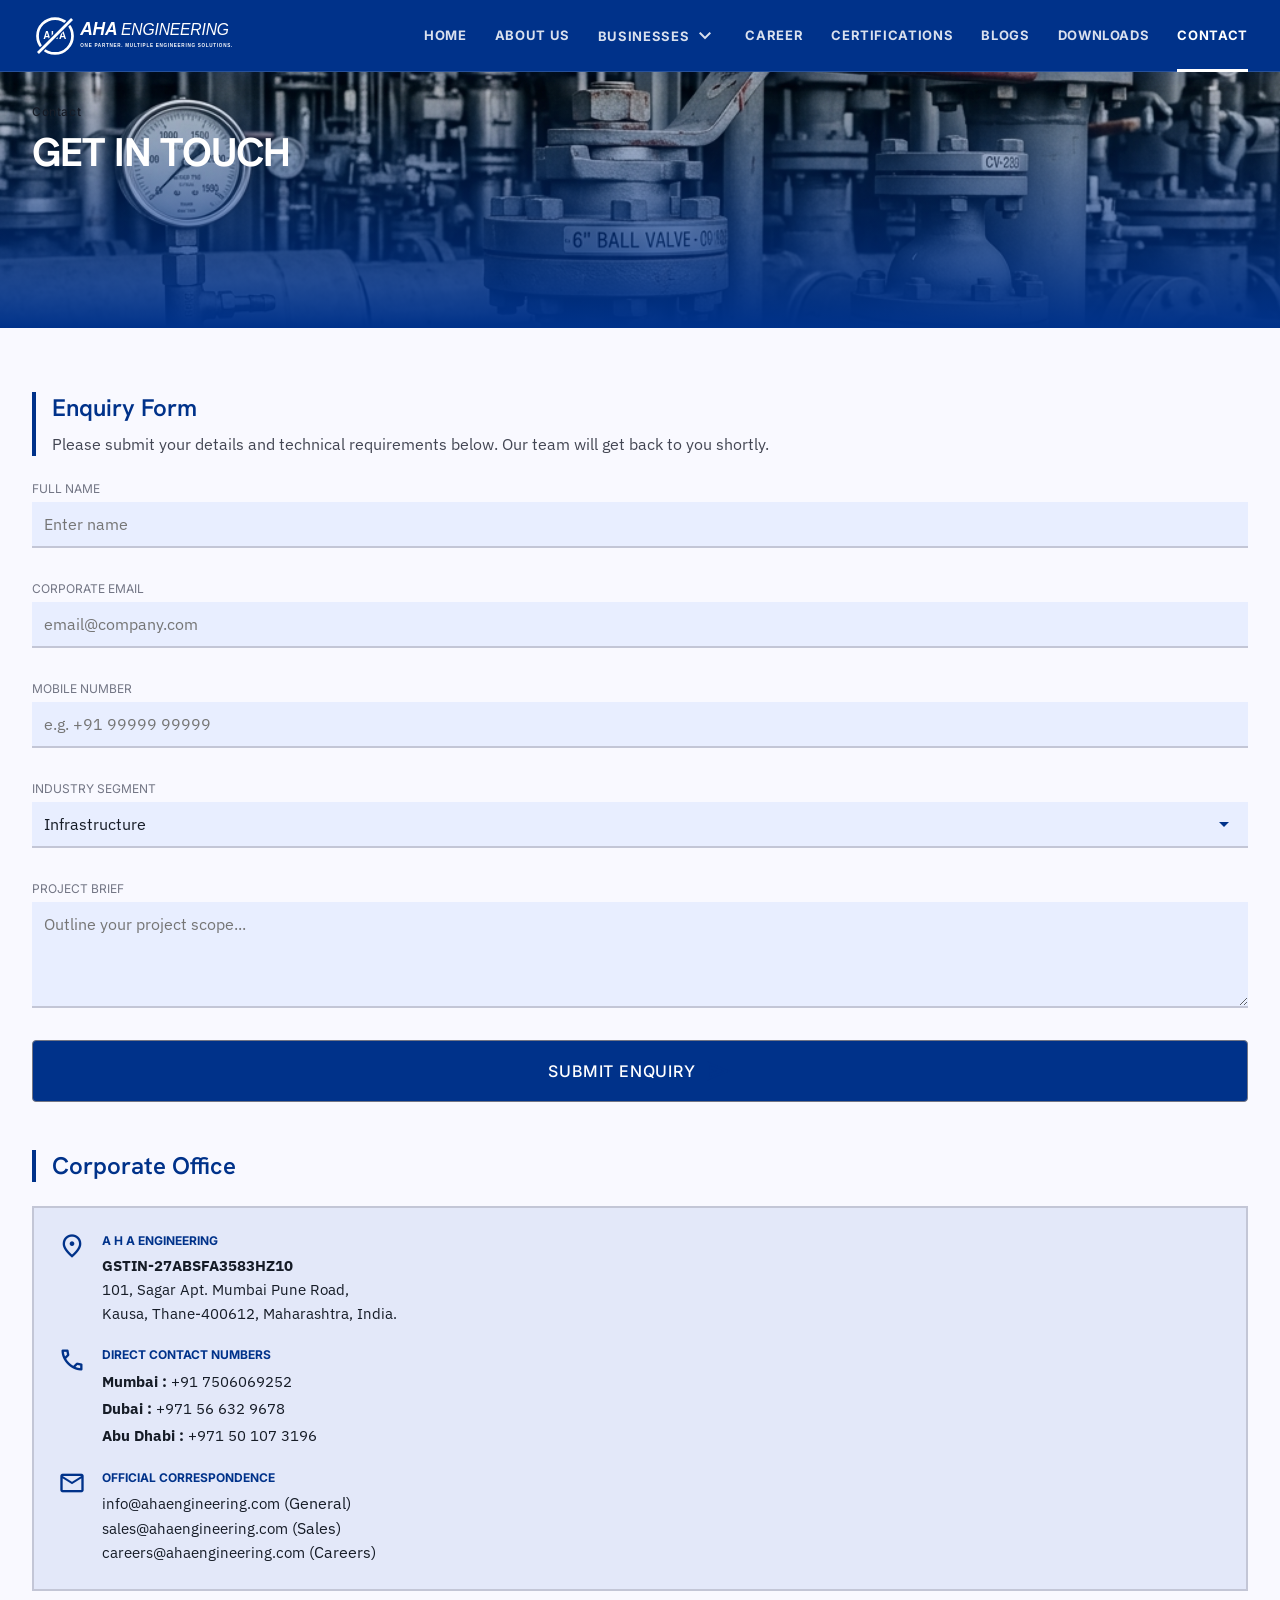
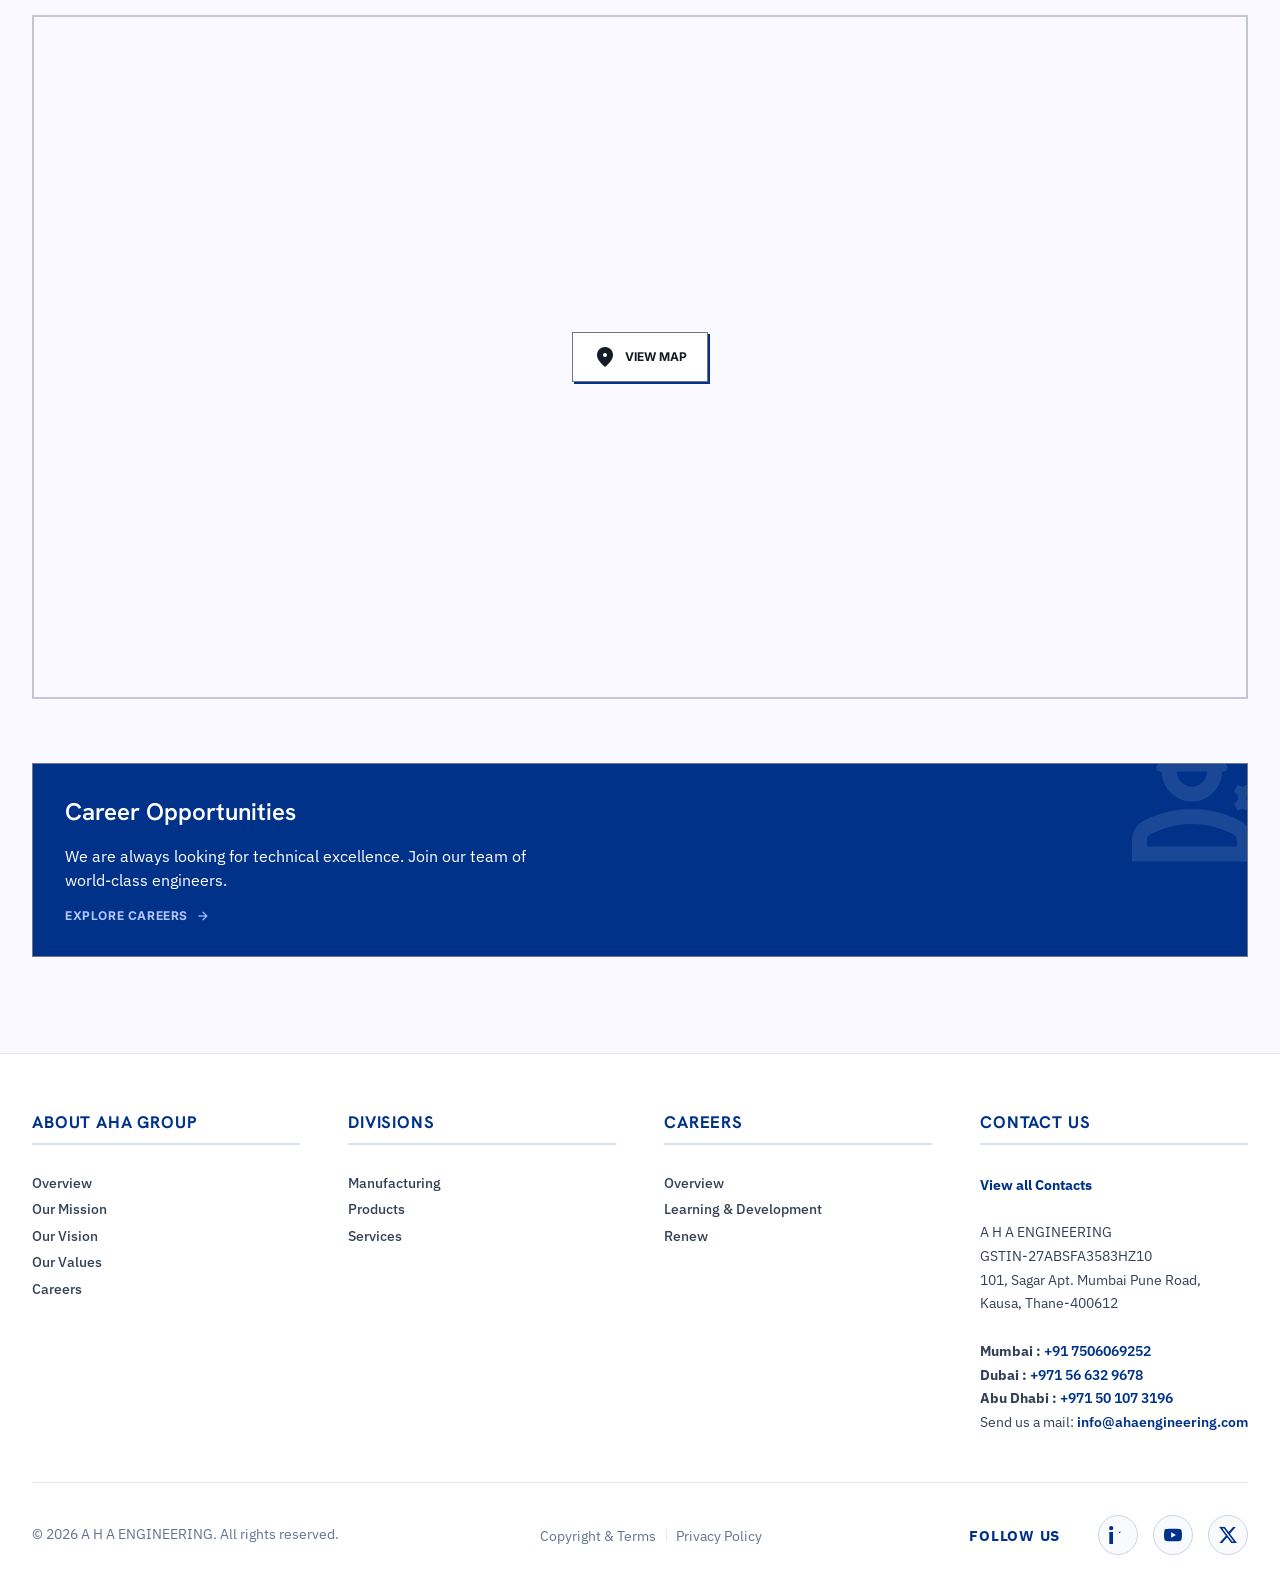
<file: contact.html>
<!DOCTYPE html>
<html lang="en">

<head>
  <meta charset="utf-8" />
  <meta name="viewport" content="width=device-width, initial-scale=1.0" />
  <title>Contact Us | AHA Engineering</title>
  <meta name="description"
    content="Get in touch with AHA Engineering. Submit project requirements, view corporate office details, or contact business divisions." />

  <!-- Favicon & Touch Icons -->
  <link rel="icon" type="image/svg+xml" href="assets/images/favicon.svg" />
  <link rel="icon" type="image/png" sizes="32x32" href="assets/images/favicon-32x32.png" />
  <link rel="icon" type="image/png" sizes="16x16" href="assets/images/favicon-16x16.png" />
  <link rel="apple-touch-icon" sizes="180x180" href="assets/images/apple-touch-icon.png" />

  <!-- Open Graph / WhatsApp / Facebook / LinkedIn Share Tags -->
  <meta property="og:type" content="website" />
  <meta property="og:url" content="https://ahaengineering.com/contact.html" />
  <meta property="og:site_name" content="AHA Engineering" />
  <meta property="og:title" content="Contact Us | AHA Engineering" />
  <meta property="og:description"
    content="Submit technical specifications for project inquiry or get corporate direct line contact details." />
  <meta property="og:image" content="https://ahaengineering.com/assets/images/og-share-card.png" />
  <meta property="og:image:secure_url" content="https://ahaengineering.com/assets/images/og-share-card.png" />
  <meta property="og:image:type" content="image/png" />
  <meta property="og:image:width" content="1200" />
  <meta property="og:image:height" content="630" />
  <meta property="og:image:alt" content="AHA Engineering - Integrated Engineering Solutions for Industry &amp; Infrastructure" />

  <!-- Twitter / X Cards -->
  <meta name="twitter:card" content="summary_large_image" />
  <meta name="twitter:url" content="https://ahaengineering.com/contact.html" />
  <meta name="twitter:title" content="Contact Us | AHA Engineering" />
  <meta name="twitter:description" content="Submit technical specifications for project inquiry or get corporate direct line contact details." />
  <meta name="twitter:image" content="https://ahaengineering.com/assets/images/og-share-card.png" />

  <!-- CSS Stylesheet -->
  <link rel="stylesheet" href="assets/css/style.css" />
  <link href="https://fonts.googleapis.com/css2?family=Material+Symbols+Outlined:wght,FILL@100..700,0..1&display=swap"
    rel="stylesheet" />

  <!-- JS Script -->
  <script src="assets/js/main.js" defer></script>
</head>

<body>

  <!-- Top App Bar Header -->
  <header class="header-fixed" id="site-header">
    <div class="header-logo-area">
      <button class="material-symbols-outlined" id="menu-toggle" aria-label="Open Navigation Menu"
        style="background: none; border: none; color: #ffffff; cursor: pointer; padding: 4px;">menu</button>
      <a href="index.html" style="text-decoration: none;">
        <h1 class="header-logo-title">
          <picture>
            <source srcset="assets/images/logo-white.svg" type="image/svg+xml">
            <img src="assets/images/logo-white.svg" class="header-logo" alt="AHA Engineering" width="209" height="46">
          </picture>
        </h1>
      </a>
    </div>
    <nav class="desktop-nav">
      <a class="nav-item" href="index.html">Home</a>
      <a class="nav-item" href="about.html">About us</a>
      <div class="nav-dropdown">
        <button class="nav-dropdown-btn">
          Businesses <span class="material-symbols-outlined dropdown-icon">expand_more</span>
        </button>
        <div class="nav-dropdown-content">
          <a class="dropdown-item" href="businesses.html">All Businesses</a>
          <a class="dropdown-item" href="products.html">Products</a>
          <a class="dropdown-item" href="businesses.html#services">Services</a>
        </div>
      </div>
      <a class="nav-item" href="careers.html">Career</a>
      <a class="nav-item" href="about.html#certifications">Certifications</a>
      <a class="nav-item" href="index.html#blogs">Blogs</a>
      <a class="nav-item" href="index.html#downloads">Downloads</a>
      <a class="nav-item active" href="contact.html">Contact</a>
    </nav>
  </header>

  <!-- Navigation Drawer Sidebar -->
  <div class="sidebar-overlay" id="sidebar-overlay"></div>
  <aside class="sidebar-drawer" id="sidebar-drawer">
    <div class="sidebar-header">
      <span class="font-headline-lg-mobile text-primary font-bold uppercase tracking-tight"
        style="color: var(--color-primary);">Navigation</span>
      <button class="material-symbols-outlined" id="sidebar-close" aria-label="Close Navigation Menu"
        style="background: none; border: none; color: var(--color-primary); cursor: pointer; padding: 4px;">close</button>
    </div>
    <nav class="sidebar-nav">
      <a class="sidebar-link" href="index.html">
        <span class="material-symbols-outlined">home</span> Home
      </a>
      <a class="sidebar-link" href="about.html">
        <span class="material-symbols-outlined">info</span> About us
      </a>
      <div class="sidebar-section">
        <div class="sidebar-section-header">
          <span class="material-symbols-outlined">layers</span> Businesses
        </div>
        <div class="sidebar-sub-nav">
          <a class="sidebar-sub-link" href="products.html">Products</a>
          <a class="sidebar-sub-link" href="index.html#projects">Projects</a>
          <a class="sidebar-sub-link" href="businesses.html#services">Services</a>
        </div>
      </div>
      <a class="sidebar-link" href="careers.html" id="link-nav-careers">
        <span class="material-symbols-outlined">work</span> Career
      </a>
      <a class="sidebar-link active" href="contact.html">
        <span class="material-symbols-outlined">mail</span> Contact
      </a>
    </nav>
    <div class="sidebar-footer">
      <p class="font-label-technical text-outline uppercase" style="color: var(--color-outline); margin: 0 0 4px 0;">
        Global Support</p>
      <p class="font-body-sm text-on-surface-variant"
        style="color: var(--color-on-surface-variant); margin: 0; font-weight: 500; font-size: 13px; line-height: 1.6;">
        <span>Mumbai: <a href="tel:+917506069252" style="color: inherit; text-decoration: none;">+91
            7506069252</a></span><br>
        <span>Dubai: <a href="tel:+971566329678" style="color: inherit; text-decoration: none;">+971 56 632
            9678</a></span><br>
        <span>Abu Dhabi: <a href="tel:+971501073196" style="color: inherit; text-decoration: none;">+971 50 107
            3196</a></span>
      </p>
    </div>
  </aside>

  <!-- Main Content Wrapper -->
  <main class="main-content">

    <!-- Hero Section -->
    <section class="hero-section" id="contact-hero" style="height: 256px;">
      <div class="hero-parallax-bg"
        style="background-image: url('assets/images/hero-contact.png'); bottom: -50px; filter: grayscale(20%);"></div>
      <div class="hero-overlay"
        style="background: linear-gradient(to top, var(--color-primary) 0%, rgba(0, 50, 138, 0.4) 60%, transparent 100%);">
      </div>
      <div class="hero-content" style="margin-bottom: 32px;">
        <span class="font-label-technical uppercase"
          style="color: var(--color-primary-fixed-dim); display: block; margin-bottom: 8px;">Contact</span>
        <h2 class="font-headline-xl text-white uppercase" style="color: white; margin: 0;">GET IN TOUCH</h2>
      </div>
    </section>

    <!-- Main Content Layout Grid -->
    <div class="container-grid py-16 contact-layout" style="display: grid; grid-template-columns: 1fr; gap: 48px;">

      <!-- Enquiry Form Section -->
      <section class="scroll-animate" id="inquiry-form-section"
        style="display: flex; flex-direction: column; gap: 24px;">
        <div class="headline-border-left">
          <h3 class="font-headline-lg-mobile text-primary uppercase"
            style="color: var(--color-primary); margin: 0 0 8px 0;">Enquiry Form</h3>
          <p class="font-body-md text-on-surface-variant" style="color: var(--color-on-surface-variant); margin: 0;">
            Please submit your details and technical requirements below. Our team will get back to you shortly.
          </p>
        </div>

        <form class="hq-row" id="project-inquiry-form"
          style="flex-direction: column; gap: 16px; align-items: stretch; width: 100%;">
          <div class="form-group">
            <label class="form-label" for="input-name">Full Name</label>
            <input class="form-input" id="input-name" placeholder="Enter name" type="text" required />
          </div>
          <div class="form-group">
            <label class="form-label" for="input-email">Corporate Email</label>
            <input class="form-input" id="input-email" placeholder="email@company.com" type="email" required />
          </div>
          <div class="form-group">
            <label class="form-label" for="input-phone">Mobile Number</label>
            <input class="form-input" id="input-phone" placeholder="e.g. +91 99999 99999" type="tel" required />
          </div>
          <div class="form-group">
            <label class="form-label" for="input-segment">Industry Segment</label>
            <select class="form-input" id="input-segment" name="segment">
              <option value="infrastructure">Infrastructure</option>
              <option value="energy">Energy & Utilities</option>
              <option value="hydrocarbons">Hydrocarbons</option>
              <option value="manufacturing">Industrial Manufacturing</option>
            </select>
          </div>
          <div class="form-group">
            <label class="form-label" for="input-brief">Project Brief</label>
            <textarea class="form-input" id="input-brief" placeholder="Outline your project scope..." rows="4"
              required></textarea>
          </div>

          <!-- Hidden Anti-Bot Honeypot Field (Keeps submissions 100% human & spam-free) -->
          <div style="position: absolute; left: -9999px; opacity: 0; pointer-events: none;" aria-hidden="true">
            <input type="text" name="_honeypot" id="input-honeypot" tabindex="-1" autocomplete="off" />
          </div>

          <button class="btn-primary btn-submit brutalist-border" id="btn-submit-inquiry" type="submit"
            style="width: 100%; justify-content: center; padding: 16px; font-size: 16px;">
            <span id="btn-text" style="display: inline-flex; align-items: center; gap: 8px;">
              SUBMIT ENQUIRY <span class="material-symbols-outlined">send</span>
            </span>
          </button>

          <!-- Feedback notification message banner -->
          <div id="form-status"
            style="display: none; padding: 14px 16px; margin-top: 12px; font-family: var(--font-technical); font-size: 14px; line-height: 1.5; border-radius: 4px; transition: all 0.3s ease;">
          </div>
        </form>
      </section>

      <!-- Location & Contact Info Section -->
      <section class="scroll-animate" id="hq-info-section" style="display: flex; flex-direction: column; gap: 24px;">
        <div class="headline-border-left">
          <h3 class="font-headline-lg-mobile text-primary uppercase" style="color: var(--color-primary); margin: 0;">
            Corporate Office</h3>
        </div>

        <!-- Address card -->
        <div class="hq-card brutalist-border">
          <div class="hq-row">
            <span class="material-symbols-outlined">location_on</span>
            <div>
              <h4>A H A ENGINEERING</h4>
              <p style="margin: 4px 0 0 0; line-height: 1.6;">
                <strong>GSTIN-27ABSFA3583HZ10</strong><br>
                101, Sagar Apt. Mumbai Pune Road,<br>
                Kausa, Thane-400612, Maharashtra, India.
              </p>
            </div>
          </div>
          <div class="hq-row">
            <span class="material-symbols-outlined">call</span>
            <div>
              <h4>Direct Contact Numbers</h4>
              <p style="margin: 4px 0 0 0; line-height: 1.8;">
                <strong>Mumbai :</strong> <a href="tel:+917506069252">+91 7506069252</a><br>
                <strong>Dubai :</strong> <a href="tel:+971566329678">+971 56 632 9678</a><br>
                <strong>Abu Dhabi :</strong> <a href="tel:+971501073196">+971 50 107 3196</a>
              </p>
            </div>
          </div>
          <div class="hq-row">
            <span class="material-symbols-outlined">mail</span>
            <div>
              <h4>Official Correspondence</h4>
              <a href="mailto:info@ahaengineering.com">info@ahaengineering.com</a> (General)<br>
              <a href="mailto:sales@ahaengineering.com">sales@ahaengineering.com</a> (Sales)<br>
              <a href="mailto:careers@ahaengineering.com">careers@ahaengineering.com</a> (Careers)
            </div>
          </div>
        </div>

        <!-- Interactive Map visual -->
        <div class="map-container brutalist-border">
          <iframe
            src="https://maps.google.com/maps?q=101+Sagar+Apt+Mumbai+Pune+Road+Kausa+Thane+400612&t=&z=15&ie=UTF8&iwloc=&output=embed"
            width="100%" height="100%" style="border:0;" allowfullscreen="" loading="lazy"
            referrerpolicy="no-referrer-when-downgrade">
          </iframe>
          <div class="map-overlay">
            <div class="map-badge">
              <span class="material-symbols-outlined" style="font-variation-settings: 'FILL' 1;">location_on</span>
              <span>View Map</span>
            </div>
          </div>
        </div>
      </section>

    </div>

    <!-- Career Opportunities CTA -->
    <div class="container-grid pb-24 scroll-animate" id="careers-cta">
      <section
        style="background-color: var(--color-primary); color: white; padding: 32px; position: relative; overflow: hidden; border: 1px solid var(--color-outline);">
        <div
          style="position: absolute; top: 0; right: 0; opacity: 0.1; transform: scale(1.5) translate(15%, -15%); color: white; pointer-events: none;">
          <span class="material-symbols-outlined" style="font-size: 120px;">engineering</span>
        </div>
        <div style="position: relative; z-index: 10; display: flex; flex-direction: column; gap: 16px;">
          <h3 class="font-headline-lg-mobile uppercase" style="color: white; margin: 0;">Career Opportunities</h3>
          <p class="font-body-md text-primary-fixed"
            style="color: var(--color-primary-fixed); margin: 0; max-width: 480px;">
            We are always looking for technical excellence. Join our team of world-class engineers.
          </p>
          <a class="font-label-technical uppercase" href="careers.html"
            style="color: var(--color-inverse-primary); text-decoration: none; font-weight: 700; display: inline-flex; align-items: center; gap: 8px;">
            EXPLORE CAREERS <span class="material-symbols-outlined" style="font-size: 14px;">arrow_forward</span>
          </a>
        </div>
      </section>
    </div>

  </main>

  <!-- Global Footer -->
  <footer class="footer-row">
    <div class="footer__section">
      <div class="container-grid">
        <div class="footer__wrapper">
          <!-- Column 1: About AHA Group -->
          <div class="col__block">
            <a class="footer__title" href="about.html">About AHA Group</a>
            <div class="footer__list">
              <div class="link__item"><a href="about.html">Overview</a></div>
              <div class="link__item"><a href="about.html#mission">Our Mission</a></div>
              <div class="link__item"><a href="about.html#vision">Our Vision</a></div>
              <div class="link__item"><a href="about.html#values">Our Values</a></div>
              <div class="link__item"><a href="careers.html">Careers</a></div>
            </div>
          </div>

          <!-- Column 2: Divisions -->
          <div class="col__block">
            <a class="footer__title" href="businesses.html">Divisions</a>
            <div class="footer__list">
              <div class="link__item"><a href="businesses.html#manufacturing">Manufacturing</a></div>
              <div class="link__item"><a href="products.html">Products</a></div>
              <div class="link__item"><a href="businesses.html#services">Services</a></div>
            </div>
          </div>

          <!-- Column 3: Careers -->
          <div class="col__block">
            <a class="footer__title" href="careers.html">Careers</a>
            <div class="footer__list">
              <div class="link__item"><a href="careers.html#overview">Overview</a></div>
              <div class="link__item"><a href="careers.html#learning">Learning &amp; Development</a></div>
              <div class="link__item"><a href="careers.html#renew">Renew</a></div>
            </div>
          </div>

          <!-- Column 4: Contact Us -->
          <div class="col__block">
            <div class="footer__title">Contact Us</div>
            <div class="footer__list">
              <div class="contact-text">
                <p style="margin: 0;">
                  <a href="contact.html" title="Contact Us"><strong>View all Contacts</strong></a>
                  <br><br>
                  A H A ENGINEERING<br>
                  GSTIN-27ABSFA3583HZ10<br>
                  101, Sagar Apt. Mumbai Pune Road,<br>
                  Kausa, Thane-400612
                  <br><br>
                  <strong>Mumbai :</strong> <a href="tel:+917506069252">+91 7506069252</a><br>
                  <strong>Dubai :</strong> <a href="tel:+971566329678">+971 56 632 9678</a><br>
                  <strong>Abu Dhabi :</strong> <a href="tel:+971501073196">+971 50 107 3196</a><br>
                  Send us a mail: <a href="mailto:info@ahaengineering.com">info@ahaengineering.com</a>
                </p>
              </div>
            </div>
          </div>
        </div>
      </div>
    </div>

    <div class="bottom_footer">
      <div class="container-grid">
        <div class="bottom_inner_wrap">
          <div class="social_media_wrap">
            <p>Follow Us</p>
            <ul class="social_media">
              <li>
                <a aria-label="LinkedIn Link" target="_blank" rel="noreferrer noopener" href="https://www.linkedin.com">
                  <svg id="Group_35347" data-name="Group 35347" xmlns="http://www.w3.org/2000/svg"
                    xmlns:xlink="http://www.w3.org/1999/xlink" viewBox="0 0 17.518 17.485">
                    <defs>
                      <clipPath id="clip-path-li">
                        <rect id="Rectangle_16386_li" data-name="Rectangle 16386" width="17.518" height="17.485"
                          fill="#fff"></rect>
                      </clipPath>
                    </defs>
                    <g id="Group_35346_li" data-name="Group 35346" clip-path="url(#clip-path-li)">
                      <path id="Path_36712_li" data-name="Path 36712"
                        d="M159.358,141.6h3.477v1.6a1.6,1.6,0,0,0,.109-.128,3.689,3.689,0,0,1,2.888-1.739,5.523,0,0,1,2.155.192,3.3,3.3,0,0,1,2.305,2.322,9.87,9.87,0,0,1,.371,3.037c0,2.061,0,4.122,0,6.183,0,.156-.036.213-.2.212q-1.623-.011-3.246,0c-.172,0-.2-.063-.2-.215q.006-2.926,0-5.853a4.927,4.927,0,0,0-.2-1.555,1.506,1.506,0,0,0-1.483-1.127,3.413,3.413,0,0,0-.885.071,1.761,1.761,0,0,0-1.342,1.547,8.312,8.312,0,0,0-.119,1.449c-.013,1.815-.008,3.63,0,5.444,0,.184-.045.241-.234.239-1.063-.009-2.125,0-3.188,0h-.207Z"
                        transform="translate(-153.149 -135.8)" fill="#fff"></path>
                      <path id="Path_36713_li" data-name="Path 36713"
                        d="M10.953,160.313c-.078,0-.141.009-.2.009-1.069,0-2.138,0-3.208,0-.172,0-.217-.045-.217-.217q.007-5.629,0-11.258c0-.168.039-.221.215-.219,1.069.008,2.138,0,3.208,0h.207Z"
                        transform="translate(-7.039 -142.841)" fill="#fff"></path>
                      <path id="Path_36714_li" data-name="Path 36714"
                        d="M4.211,2.109A2.106,2.106,0,1,1,2.116,0,2.1,2.1,0,0,1,4.211,2.109"
                        transform="translate(0.001 0)" fill="#fff"></path>
                    </g>
                  </svg>
                </a>
              </li>
              <li>
                <a aria-label="Youtube Link" target="_blank" rel="noreferrer noopener" href="https://www.youtube.com">
                  <svg xmlns="http://www.w3.org/2000/svg" viewBox="0 0 23.219 16.253">
                    <path id="Path_15698_yt" data-name="Path 15698"
                      d="M1661.921,474.511a2.909,2.909,0,0,0-2.053-2.053c-1.811-.485-9.071-.485-9.071-.485s-7.261,0-9.072.485a2.91,2.91,0,0,0-2.053,2.053,32.481,32.481,0,0,0,0,11.177,2.911,2.911,0,0,0,2.053,2.053c1.811.485,9.072.485,9.072.485s7.26,0,9.071-.485a2.91,2.91,0,0,0,2.053-2.053,32.433,32.433,0,0,0,0-11.177Zm-13.446,9.071v-6.966l6.032,3.483Z"
                      transform="translate(-1639.188 -471.973)" fill="#fff"></path>
                  </svg>
                </a>
              </li>
              <li>
                <a target="_blank" aria-label="Twitter Link" rel="noreferrer noopener" href="https://x.com">
                  <svg id="Group_35345" data-name="Group 35345" xmlns="http://www.w3.org/2000/svg"
                    xmlns:xlink="http://www.w3.org/1999/xlink" viewBox="0 0 17.928 16.206">
                    <defs>
                      <clipPath id="clip-path-tw">
                        <rect id="Rectangle_16385_tw" data-name="Rectangle 16385" width="17.928" height="16.205"
                          fill="#fff"></rect>
                      </clipPath>
                    </defs>
                    <g id="Group_35344_tw" data-name="Group 35344" clip-path="url(#clip-path-tw)">
                      <path id="Path_36711_tw" data-name="Path 36711"
                        d="M0,0H.236c1.745,0,3.491,0,5.236,0A.389.389,0,0,1,5.82.183q1.812,2.4,3.631,4.8c.042.056.087.11.15.188.263-.3.519-.588.773-.879Q12.2,2.2,14.032.114a.327.327,0,0,1,.215-.1C15.1,0,15.963,0,16.885,0L10.877,6.869l7.05,9.31c-.1.008-.165.016-.23.016q-2.554,0-5.108.01a.335.335,0,0,1-.3-.151q-2.07-2.713-4.149-5.42c-.017-.022-.036-.043-.07-.084-.27.306-.536.606-.8.908q-2,2.289-4,4.581a.388.388,0,0,1-.324.154c-.809,0-1.618,0-2.426,0-.033,0-.066-.007-.141-.016L6.781,8.862,0,0M3.241,1.575c.055.08.082.122.112.162L6.817,6.259q3.121,4.076,6.244,8.152c.044.058.114.134.173.135.465.011.93.006,1.433.006-.062-.088-.1-.145-.14-.2L8.8,6.794Q6.886,4.26,4.966,1.728c-.047-.062-.121-.145-.185-.146-.5-.012-1-.007-1.541-.007"
                        transform="translate(0 0)" fill="#fff"></path>
                    </g>
                  </svg>
                </a>
              </li>
            </ul>
          </div>
          <div class="copyright_wrap">
            <ul class="other_links">
              <li><a aria-label="COPYRIGHT Terms Link" href="about.html">Copyright &amp; Terms</a></li>
              <li><a aria-label="Privacy Policy Link" href="about.html">Privacy Policy</a></li>
            </ul>
            <div class="copyright_text">
              <p>© 2026 A H A ENGINEERING. All rights reserved.</p>
            </div>
          </div>
        </div>
      </div>
    </div>
  </footer>

  <style>
    @keyframes spin {
      0% {
        transform: rotate(0deg);
      }

      100% {
        transform: rotate(360deg);
      }
    }

    .spin {
      animation: spin 0.8s linear infinite;
      display: inline-block;
    }
  </style>

  <!-- Script segments router & Google Sheets form submission logic -->
  <script>
    // =========================================================================
    // ⚙️ GOOGLE APPS SCRIPT WEB APP ENDPOINT CONFIGURATION
    // Paste your deployed Google Apps Script Web App URL below:
    // =========================================================================
    const GOOGLE_SCRIPT_URL = "https://script.google.com/macros/s/AKfycbyl60AteFG3HVNJL5B9XVGSdx5Ipdb1H9xgqX_0ANf3Szu8U2Xaf9CVwdy2mEW0GLlC/exec";

    document.addEventListener('DOMContentLoaded', () => {
      // 1. Prefill / Route logic based on URL parameters
      const urlParams = new URLSearchParams(window.location.search);
      const segment = urlParams.get('segment');
      const segmentDropdown = document.getElementById('input-segment');
      if (segmentDropdown && segment) {
        if (segment === 'valves' || segment === 'piping' || segment === 'machinery') {
          if (segment === 'valves') segmentDropdown.value = 'hydrocarbons';
          else if (segment === 'piping') segmentDropdown.value = 'infrastructure';
          else if (segment === 'machinery') segmentDropdown.value = 'energy';
        } else if (['infrastructure', 'energy', 'hydrocarbons', 'manufacturing'].includes(segment)) {
          segmentDropdown.value = segment;
        }
      }

      // Prefill project brief if product query parameter is provided
      const product = urlParams.get('product');
      const briefTextarea = document.getElementById('input-brief');
      if (briefTextarea && product) {
        briefTextarea.value = `I am interested in requesting a quote/information for the following product: ${decodeURIComponent(product)}. Please provide technical specifications and commercial terms.`;
      }

      // 2. Project Inquiry Form Submission to Private Google Sheets
      const inquiryForm = document.getElementById('project-inquiry-form');
      const submitBtn = document.getElementById('btn-submit-inquiry');
      const btnText = document.getElementById('btn-text');
      const statusBox = document.getElementById('form-status');

      if (inquiryForm) {
        inquiryForm.addEventListener('submit', async (e) => {
          e.preventDefault();

          // Reset status notification
          statusBox.style.display = 'none';
          statusBox.innerHTML = '';

          // Anti-bot honeypot check: if filled, quietly drop without alerting bot
          const honeypot = document.getElementById('input-honeypot').value;
          if (honeypot) {
            statusBox.style.display = 'block';
            statusBox.style.background = '#e6f4ea';
            statusBox.style.color = '#137333';
            statusBox.style.border = '1px solid #ceead6';
            statusBox.innerHTML = 'Thank you! Your enquiry has been received.';
            inquiryForm.reset();
            return;
          }

          // Check if the script URL has been configured
          if (!GOOGLE_SCRIPT_URL || GOOGLE_SCRIPT_URL.includes("YOUR_GOOGLE_APPS_SCRIPT_WEB_APP_URL")) {
            statusBox.style.display = 'block';
            statusBox.style.background = '#fef7e0';
            statusBox.style.color = '#7c4a00';
            statusBox.style.border = '1px solid #fdd663';
            statusBox.innerHTML = `
              <strong>⚠️ Google Script URL Not Configured</strong><br>
              Please deploy your Google Apps Script and paste the Web App URL into <code>GOOGLE_SCRIPT_URL</code> in <code>contact.html</code>.
            `;
            return;
          }

          // Payload to send to Google Sheet
          const payload = {
            name: document.getElementById('input-name').value.trim(),
            email: document.getElementById('input-email').value.trim(),
            phone: document.getElementById('input-phone').value.trim(),
            segment: document.getElementById('input-segment').value,
            brief: document.getElementById('input-brief').value.trim(),
            _honeypot: honeypot
          };

          // UI Loading state
          submitBtn.disabled = true;
          submitBtn.style.opacity = '0.7';
          submitBtn.style.cursor = 'not-allowed';
          btnText.innerHTML = `SUBMITTING... <span class="material-symbols-outlined spin">progress_activity</span>`;

          try {
            // Google Apps Script Web App works reliably with no-cors or text/plain
            await fetch(GOOGLE_SCRIPT_URL, {
              method: 'POST',
              headers: {
                'Content-Type': 'text/plain;charset=utf-8'
              },
              body: JSON.stringify(payload),
              mode: 'no-cors'
            });

            // Success feedback
            statusBox.style.display = 'block';
            statusBox.style.background = '#e6f4ea';
            statusBox.style.color = '#137333';
            statusBox.style.border = '1px solid #34a853';
            statusBox.innerHTML = `
              <div style="display: flex; align-items: flex-start; gap: 10px;">
                <span class="material-symbols-outlined" style="color: #1e8e3e; font-size: 20px;">check_circle</span>
                <div>
                  <strong>Enquiry Received Successfully!</strong><br>
                  Thank you for reaching out. Our engineering and commercial team will review your specifications and get back to you shortly.
                </div>
              </div>
            `;

            // Reset inputs
            inquiryForm.reset();

          } catch (error) {
            console.error('Submission error:', error);
            statusBox.style.display = 'block';
            statusBox.style.background = '#fce8e6';
            statusBox.style.color = '#c5221f';
            statusBox.style.border = '1px solid #ea4335';
            statusBox.innerHTML = `
              <div style="display: flex; align-items: flex-start; gap: 10px;">
                <span class="material-symbols-outlined" style="color: #d93025; font-size: 20px;">error</span>
                <div>
                  <strong>Submission Failed.</strong><br>
                  We were unable to process your request. Please try again or reach out directly at <a href="mailto:sales@ahaengineering.com" style="color: inherit; text-decoration: underline; font-weight: 600;">sales@ahaengineering.com</a>.
                </div>
              </div>
            `;
          } finally {
            // Restore button state
            submitBtn.disabled = false;
            submitBtn.style.opacity = '1';
            submitBtn.style.cursor = 'pointer';
            btnText.innerHTML = `SUBMIT ENQUIRY <span class="material-symbols-outlined">send</span>`;
          }
        });
      }
    });
  </script>

</body>

</html>
</file>
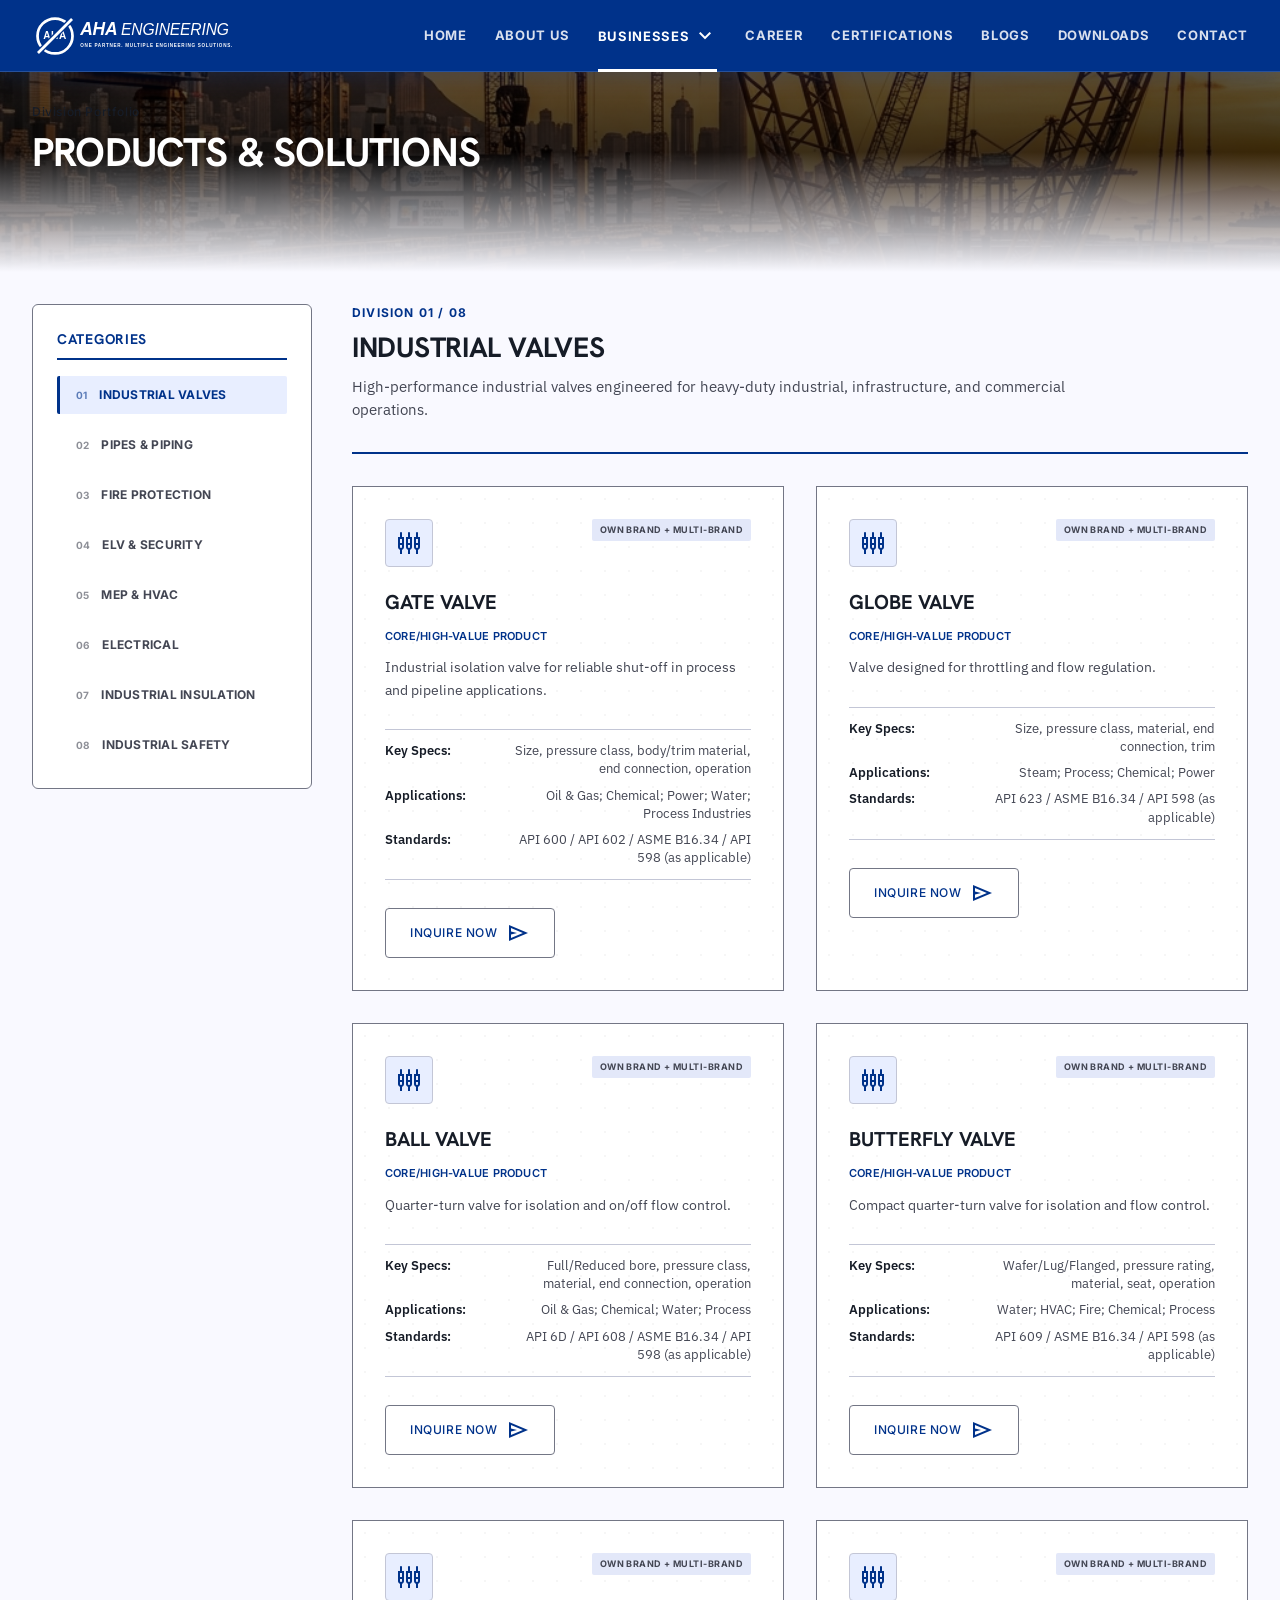
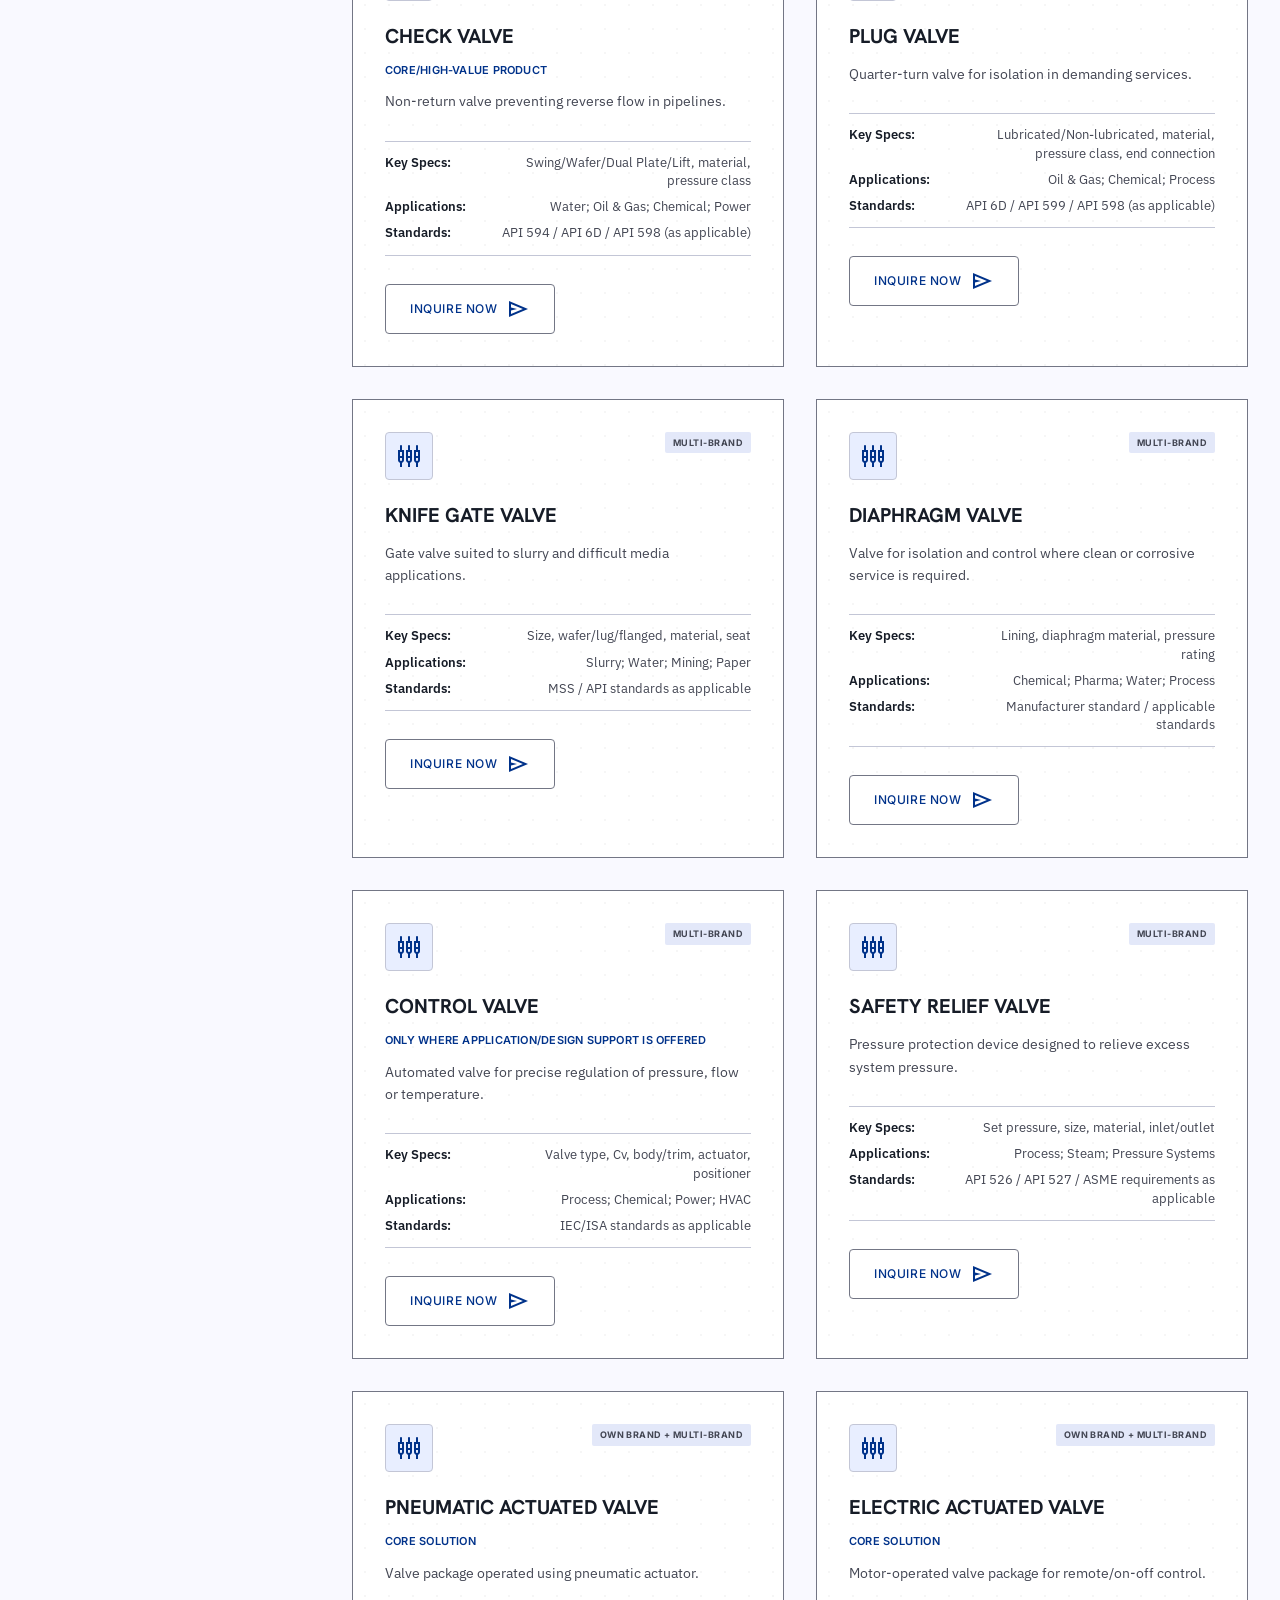
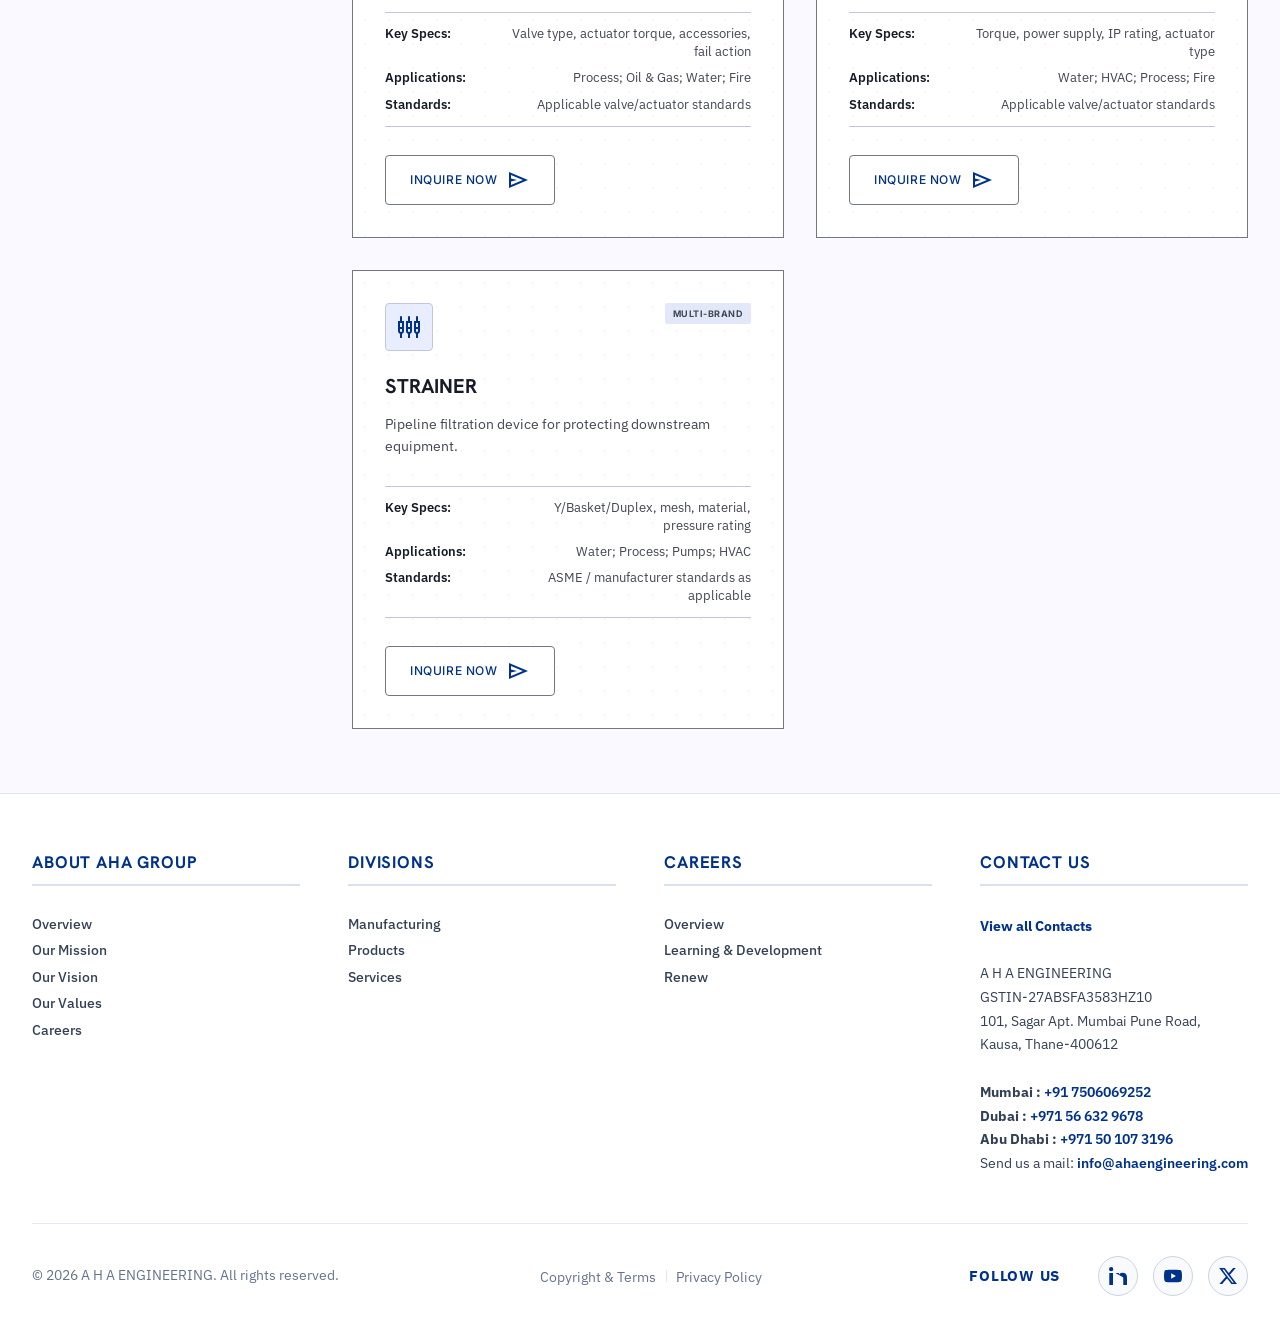
<file: products.html>
<!DOCTYPE html>
<html lang="en">
<head>
  <meta charset="utf-8"/>
  <meta name="viewport" content="width=device-width, initial-scale=1.0"/>
  <title>Products &amp; Solutions | AHA Engineering</title>
  <meta name="description" content="Explore AHA Engineering's comprehensive range of industrial products including high-pressure valves, steel piping, fire protection systems, ELV networks, and MEP equipment."/>
  
  <!-- Favicon & Touch Icons -->
  <link rel="icon" type="image/svg+xml" href="assets/images/favicon.svg" />
  <link rel="icon" type="image/png" sizes="32x32" href="assets/images/favicon-32x32.png" />
  <link rel="icon" type="image/png" sizes="16x16" href="assets/images/favicon-16x16.png" />
  <link rel="apple-touch-icon" sizes="180x180" href="assets/images/apple-touch-icon.png" />

  <!-- Open Graph / WhatsApp / Facebook / LinkedIn Share Tags -->
  <meta property="og:type" content="website"/>
  <meta property="og:url" content="https://ahaengineering.com/products.html"/>
  <meta property="og:site_name" content="AHA Engineering"/>
  <meta property="og:title" content="Products &amp; Solutions | AHA Engineering"/>
  <meta property="og:description" content="High-quality industrial valves, carbon steel pipes, fire safety setups, ELV security, and MEP accessories engineered for global infrastructure projects."/>
  <meta property="og:image" content="https://ahaengineering.com/assets/images/og-share-card.png"/>
  <meta property="og:image:secure_url" content="https://ahaengineering.com/assets/images/og-share-card.png"/>
  <meta property="og:image:type" content="image/png"/>
  <meta property="og:image:width" content="1200"/>
  <meta property="og:image:height" content="630"/>
  <meta property="og:image:alt" content="AHA Engineering - Integrated Engineering Solutions for Industry &amp; Infrastructure"/>

  <!-- Twitter / X Cards -->
  <meta name="twitter:card" content="summary_large_image"/>
  <meta name="twitter:url" content="https://ahaengineering.com/products.html"/>
  <meta name="twitter:title" content="Products &amp; Solutions | AHA Engineering"/>
  <meta name="twitter:description" content="High-quality industrial valves, carbon steel pipes, fire safety setups, ELV security, and MEP accessories engineered for global infrastructure projects."/>
  <meta name="twitter:image" content="https://ahaengineering.com/assets/images/og-share-card.png"/>
  
  <!-- CSS Stylesheet -->
  <link rel="stylesheet" href="assets/css/style.css"/>
  <link href="https://fonts.googleapis.com/css2?family=Material+Symbols+Outlined:wght,FILL@100..700,0..1&display=swap" rel="stylesheet"/>
  
  <!-- JS Scripts -->
  <script src="assets/js/main.js" defer></script>
  <script src="assets/js/products.js" defer></script>
</head>
<body>

  <!-- Top App Bar Header -->
  <header class="header-fixed" id="site-header">
    <div class="header-logo-area">
      <button class="material-symbols-outlined" id="menu-toggle" aria-label="Open Navigation Menu" style="background: none; border: none; color: #ffffff; cursor: pointer; padding: 4px;">menu</button>
      <a href="index.html" style="text-decoration: none;">
        <h1 class="header-logo-title">
          <picture>
            <source srcset="assets/images/logo-white.svg" type="image/svg+xml">
            <img src="assets/images/logo-white.svg" class="header-logo" alt="AHA Engineering" width="209" height="46">
          </picture>
        </h1>
      </a>
    </div>
    <nav class="desktop-nav">
      <a class="nav-item" href="index.html">Home</a>
      <a class="nav-item" href="about.html">About us</a>
      <div class="nav-dropdown active">
        <button class="nav-dropdown-btn">
          Businesses <span class="material-symbols-outlined dropdown-icon">expand_more</span>
        </button>
        <div class="nav-dropdown-content">
          <a class="dropdown-item" href="businesses.html">All Businesses</a>
          <a class="dropdown-item active" href="products.html">Products</a>
          <a class="dropdown-item" href="businesses.html#services">Services</a>
        </div>
      </div>
      <a class="nav-item" href="careers.html">Career</a>
      <a class="nav-item" href="about.html#certifications">Certifications</a>
      <a class="nav-item" href="index.html#blogs">Blogs</a>
      <a class="nav-item" href="index.html#downloads">Downloads</a>
      <a class="nav-item" href="contact.html">Contact</a>
    </nav>
  </header>

  <!-- Navigation Drawer Sidebar -->
  <div class="sidebar-overlay" id="sidebar-overlay"></div>
  <aside class="sidebar-drawer" id="sidebar-drawer">
    <div class="sidebar-header">
      <span class="font-headline-lg-mobile text-primary font-bold uppercase tracking-tight" style="color: var(--color-primary);">Navigation</span>
      <button class="material-symbols-outlined" id="sidebar-close" aria-label="Close Navigation Menu" style="background: none; border: none; color: var(--color-primary); cursor: pointer; padding: 4px;">close</button>
    </div>
    <nav class="sidebar-nav">
      <a class="sidebar-link" href="index.html">
        <span class="material-symbols-outlined">home</span> Home
      </a>
      <a class="sidebar-link" href="about.html">
        <span class="material-symbols-outlined">info</span> About us
      </a>
      <div class="sidebar-section active">
        <div class="sidebar-section-header">
          <span class="material-symbols-outlined">layers</span> Businesses
        </div>
        <div class="sidebar-sub-nav">
          <a class="sidebar-sub-link active" href="products.html">Products</a>
          <a class="sidebar-sub-link" href="index.html#projects">Projects</a>
          <a class="sidebar-sub-link" href="businesses.html#services">Services</a>
        </div>
      </div>
      <a class="sidebar-link" href="careers.html" id="link-nav-careers">
        <span class="material-symbols-outlined">work</span> Career
      </a>
      <a class="sidebar-link" href="contact.html">
        <span class="material-symbols-outlined">mail</span> Contact
      </a>
    </nav>
    <div class="sidebar-footer">
      <p class="font-label-technical text-outline uppercase" style="color: var(--color-outline); margin: 0 0 4px 0;">Global Support</p>
      <p class="font-body-sm text-on-surface-variant" style="color: var(--color-on-surface-variant); margin: 0; font-weight: 500; font-size: 13px; line-height: 1.6;">
        <span>Mumbai: <a href="tel:+917506069252" style="color: inherit; text-decoration: none;">+91 7506069252</a></span><br>
        <span>Dubai: <a href="tel:+971566329678" style="color: inherit; text-decoration: none;">+971 56 632 9678</a></span><br>
        <span>Abu Dhabi: <a href="tel:+971501073196" style="color: inherit; text-decoration: none;">+971 50 107 3196</a></span>
      </p>
    </div>
  </aside>

  <!-- Main Content Wrapper -->
  <main class="main-content">
    
    <!-- Hero Header Section -->
    <section class="hero-section" id="products-hero" style="height: 200px;">
      <div class="hero-parallax-bg" style="background-image: url('assets/images/hero-home.png'); bottom: -100px; filter: brightness(0.4) grayscale(20%);"></div>
      <div class="hero-overlay" style="background: linear-gradient(to top, var(--color-background) 0%, rgba(0, 0, 0, 0.4) 60%, transparent 100%);"></div>
      <div class="hero-content" style="margin-bottom: 24px;">
        <span class="font-label-technical uppercase" style="color: var(--color-primary-fixed-dim); display: block; margin-bottom: 8px;">Division Portfolio</span>
        <h2 class="font-headline-xl text-white uppercase" style="color: white; margin: 0;">PRODUCTS & SOLUTIONS</h2>
      </div>
    </section>

    <!-- Mobile Category Slider -->
    <div class="mobile-category-slider-container">
      <div class="mobile-category-slider">
        <!-- Dynamically loaded from Google Sheet -->
      </div>
    </div>

    <!-- Interactive Grid Layout -->
    <section class="py-16" style="padding-top: 32px; padding-bottom: 64px;">
      <div class="container-grid">
        <div class="products-layout">
          
          <!-- Sticky Left Sidebar (Desktop Only) -->
          <aside class="products-sidebar brutalist-border">
            <h3 class="products-sidebar-title">Categories</h3>
            <nav class="products-sidebar-menu">
              <!-- Dynamically loaded from Google Sheet -->
            </nav>
          </aside>

          <!-- Scrollable Products Content -->
          <div class="products-content">
            <!-- Dynamically loaded from Google Sheet -->
          </div>
        </div>
      </div>
    </section>

  </main>

  <!-- Global Footer -->
  <footer class="footer-row">
    <div class="footer__section">
      <div class="container-grid">
        <div class="footer__wrapper">
          <!-- Column 1: About AHA Group -->
          <div class="col__block">
            <a class="footer__title" href="about.html">About AHA Group</a>
            <div class="footer__list">
              <div class="link__item"><a href="about.html">Overview</a></div>
              <div class="link__item"><a href="about.html#mission">Our Mission</a></div>
              <div class="link__item"><a href="about.html#vision">Our Vision</a></div>
              <div class="link__item"><a href="about.html#values">Our Values</a></div>
              <div class="link__item"><a href="careers.html">Careers</a></div>
            </div>
          </div>
          
          <!-- Column 2: Divisions -->
          <div class="col__block">
            <a class="footer__title" href="businesses.html">Divisions</a>
            <div class="footer__list">
              <div class="link__item"><a href="businesses.html#manufacturing">Manufacturing</a></div>
              <div class="link__item"><a href="products.html">Products</a></div>
              <div class="link__item"><a href="businesses.html#services">Services</a></div>
            </div>
          </div>
          
          <!-- Column 3: Careers -->
          <div class="col__block">
            <a class="footer__title" href="careers.html">Careers</a>
            <div class="footer__list">
              <div class="link__item"><a href="careers.html#overview">Overview</a></div>
              <div class="link__item"><a href="careers.html#learning">Learning &amp; Development</a></div>
              <div class="link__item"><a href="careers.html#renew">Renew</a></div>
            </div>
          </div>
          
          <!-- Column 4: Contact Us -->
          <div class="col__block">
            <div class="footer__title">Contact Us</div>
            <div class="footer__list">
              <div class="contact-text">
                <p style="margin: 0;">
                  <a href="contact.html" title="Contact Us"><strong>View all Contacts</strong></a>
                  <br><br>
                  A H A ENGINEERING<br>
                  GSTIN-27ABSFA3583HZ10<br>
                  101, Sagar Apt. Mumbai Pune Road,<br>
                  Kausa, Thane-400612
                  <br><br>
                  <strong>Mumbai :</strong> <a href="tel:+917506069252">+91 7506069252</a><br>
                  <strong>Dubai :</strong> <a href="tel:+971566329678">+971 56 632 9678</a><br>
                  <strong>Abu Dhabi :</strong> <a href="tel:+971501073196">+971 50 107 3196</a><br>
                  Send us a mail: <a href="mailto:info@ahaengineering.com">info@ahaengineering.com</a>
                </p>
              </div>
            </div>
          </div>
        </div>
      </div>
    </div>
    
    <div class="bottom_footer">
      <div class="container-grid">
        <div class="bottom_inner_wrap">
          <div class="social_media_wrap">
            <p>Follow Us</p>
            <ul class="social_media">
              <li>
                <a aria-label="LinkedIn Link" target="_blank" rel="noreferrer noopener" href="https://www.linkedin.com">
                  <svg id="Group_35347" data-name="Group 35347" xmlns="http://www.w3.org/2000/svg" xmlns:xlink="http://www.w3.org/1999/xlink" viewBox="0 0 17.518 17.485">
                    <defs>
                      <clipPath id="clip-path-li"><rect id="Rectangle_16386_li" data-name="Rectangle 16386" width="17.518" height="17.485" fill="#fff"></rect></clipPath>
                    </defs>
                    <g id="Group_35346_li" data-name="Group 35346" clip-path="url(#clip-path-li)">
                      <path id="Path_36712_li" data-name="Path 36712" d="M159.358,141.6h3.477v1.6a1.6,1.6,0,0,0,.109-.128,3.689,3.689,0,0,1,2.888-1.739,5.523,5.523,0,0,1,2.155.192,3.3,3.3,0,0,1,2.305,2.322,9.87,9.87,0,0,1,.371,3.037c0,2.061,0,4.122,0,6.183,0,.156-.036.213-.2.212q-1.623-.011-3.246,0c-.172,0-.2-.063-.2-.215q.006-2.926,0-5.853a4.927,4.927,0,0,0-.2-1.555,1.506,0,0,0-1.483-1.127,3.413,3.413,0,0,0-.885.071,1.761,1.761,0,0,0-1.342,1.547,8.312,8.312,0,0,0-.119,1.449c-.013,1.815-.008,3.63,0,5.444,0,.184-.045.241-.234.239-1.063-.009-2.125,0-3.188,0h-.207Z" transform="translate(-153.149 -135.8)" fill="#fff"></path>
                      <path id="Path_36713_li" data-name="Path 36713" d="M10.953,160.313c-.078,0-.141.009-.2.009-1.069,0-2.138,0-3.208,0-.172,0-.217-.045-.217-.217q.007-5.629,0-11.258c0-.168.039-.221.215-.219,1.069.008,2.138,0,3.208,0h.207Z" transform="translate(-7.039 -142.841)" fill="#fff"></path>
                      <path id="Path_36714_li" data-name="Path 36714" d="M4.211,2.109A2.106,2.106,0,1,1,2.116,0,2.1,2.1,0,0,1,4.211,2.109" transform="translate(0.001 0)" fill="#fff"></path>
                    </g>
                  </svg>
                </a>
              </li>
              <li>
                <a aria-label="Youtube Link" target="_blank" rel="noreferrer noopener" href="https://www.youtube.com">
                  <svg xmlns="http://www.w3.org/2000/svg" viewBox="0 0 23.219 16.253">
                    <path id="Path_15698_yt" data-name="Path 15698" d="M1661.921,474.511a2.909,2.909,0,0,0-2.053-2.053c-1.811-.485-9.071-.485-9.071-.485s-7.261,0-9.072.485a2.91,2.91,0,0,0-2.053,2.053,32.481,32.481,0,0,0,0,11.177,2.911,2.911,0,0,0,2.053,2.053c1.811.485,9.072.485,9.072.485s7.26,0,9.071-.485a2.91,2.91,0,0,0,2.053-2.053,32.433,32.433,0,0,0,0-11.177Zm-13.446,9.071v-6.966l6.032,3.483Z" transform="translate(-1639.188 -471.973)" fill="#fff"></path>
                  </svg>
                </a>
              </li>
              <li>
                <a target="_blank" aria-label="Twitter Link" rel="noreferrer noopener" href="https://x.com">
                  <svg id="Group_35345" data-name="Group 35345" xmlns="http://www.w3.org/2000/svg" xmlns:xlink="http://www.w3.org/1999/xlink" viewBox="0 0 17.928 16.206">
                    <defs>
                      <clipPath id="clip-path-tw"><rect id="Rectangle_16385_tw" data-name="Rectangle 16385" width="17.928" height="16.205" fill="#fff"></rect></clipPath>
                    </defs>
                    <g id="Group_35344_tw" data-name="Group 35344" clip-path="url(#clip-path-tw)">
                      <path id="Path_36711_tw" data-name="Path 36711" d="M0,0H.236c1.745,0,3.491,0,5.236,0A.389.389,0,0,1,5.82.183q1.812,2.4,3.631,4.8c.042.056.087.11.15.188.263-.3.519-.588.773-.879Q12.2,2.2,14.032.114a.327.327,0,0,1,.215-.1C15.1,0,15.963,0,16.885,0L10.877,6.869l7.05,9.31c-.1.008-.165.016-.23.016q-2.554,0-5.108.01a.335.335,0,0,1-.3-.151q-2.07-2.713-4.149-5.42c-.017-.022-.036-.043-.07-.084-.27.306-.536.606-.8.908q-2,2.289-4,4.581a.388.388,0,0,1-.324.154c-.809,0-1.618,0-2.426,0-.033,0-.066-.007-.141-.016L6.781,8.862,0,0M3.241,1.575c.055.08.082.122.112.162L6.817,6.259q3.121,4.076,6.244,8.152c.044.058.114.134.173.135.465.011.93.006,1.433.006-.062-.088-.1-.145-.14-.2L8.8,6.794Q6.886,4.26,4.966,1.728c-.047-.062-.121-.145-.185-.146-.5-.012-1-.007-1.541-.007" transform="translate(0 0)" fill="#fff"></path>
                    </g>
                  </svg>
                </a>
              </li>
            </ul>
          </div>
          <div class="copyright_wrap">
            <ul class="other_links">
              <li><a aria-label="COPYRIGHT Terms Link" href="about.html">Copyright &amp; Terms</a></li>
              <li><a aria-label="Privacy Policy Link" href="about.html">Privacy Policy</a></li>
            </ul>
            <div class="copyright_text">
              <p>© 2026 A H A ENGINEERING. All rights reserved.</p>
            </div>
          </div>
        </div>
      </div>
    </div>
  </footer>

</body>
</html>
</file>
<file: assets/css/style.css>
/* AHA Engineering Landing Page - Stylesheet */

@import url('https://fonts.googleapis.com/css2?family=Hanken+Grotesk:wght@600;700&family=IBM+Plex+Sans:wght@400;500;600&family=Inter:wght@500;600;700&display=swap');

:root {
  /* Design Tokens - Colors */
  --color-surface: #f9f9ff;
  --color-surface-dim: #d4daea;
  --color-surface-bright: #f9f9ff;
  --color-surface-container-lowest: #ffffff;
  --color-surface-container-low: #f1f3ff;
  --color-surface-container: #e8eeff;
  --color-surface-container-high: #e3e8f9;
  --color-surface-container-highest: #dde2f3;
  --color-on-surface: #161c27;
  --color-on-surface-variant: #434653;
  --color-inverse-surface: #2a303d;
  --color-inverse-on-surface: #ecf0ff;
  --color-outline: #737685;
  --color-outline-variant: #c3c6d6;
  --color-surface-tint: #2156ca;
  --color-primary: #00328a;
  --color-on-primary: #ffffff;
  --color-primary-container: #0047bb;
  --color-on-primary-container: #afc1ff;
  --color-inverse-primary: #b3c5ff;
  --color-secondary: #545f72;
  --color-on-secondary: #ffffff;
  --color-secondary-container: #d5e0f7;
  --color-on-secondary-container: #586377;
  --color-tertiary: #6c1f00;
  --color-on-tertiary: #ffffff;
  --color-tertiary-container: #932d00;
  --color-on-tertiary-container: #ffb096;
  --color-error: #ba1a1a;
  --color-on-error: #ffffff;
  --color-error-container: #ffdad6;
  --color-on-error-container: #93000a;
  --color-background: #f9f9ff;
  --color-on-background: #161c27;

  /* Typography */
  --font-headline: "Hanken Grotesk", sans-serif;
  --font-body: "IBM Plex Sans", sans-serif;
  --font-technical: "Inter", sans-serif;

  /* Border Radii */
  --rounded-sm: 0.125rem;       /* 2px */
  --rounded-default: 0.25rem;   /* 4px */
  --rounded-md: 0.375rem;        /* 6px */
  --rounded-lg: 0.5rem;          /* 8px */
  --rounded-xl: 0.75rem;         /* 12px */
  --rounded-full: 9999px;

  /* Spacing */
  --spacing-unit: 4px;
  --spacing-gutter: 24px;
  --spacing-margin-edge: 32px;
  --spacing-sidebar-width: 280px;
}

/* Global Reset & Base */
*, *::before, *::after {
  box-sizing: border-box;
}

html, body {
  margin: 0;
  padding: 0;
  width: 100%;
  overflow-x: hidden;
  background-color: var(--color-background);
  color: var(--color-on-background);
  font-family: var(--font-body);
  font-size: 16px;
  line-height: 1.5;
  scroll-behavior: smooth;
}

/* Custom Scrollbar */
::-webkit-scrollbar {
  width: 8px;
}
::-webkit-scrollbar-track {
  background: var(--color-background);
}
::-webkit-scrollbar-thumb {
  background: var(--color-primary);
  border-radius: 0;
}

/* Material Symbols Integration */
.material-symbols-outlined {
  font-family: 'Material Symbols Outlined';
  font-weight: normal;
  font-style: normal;
  font-size: 24px;
  line-height: 1;
  letter-spacing: normal;
  text-transform: none;
  display: inline-block;
  white-space: nowrap;
  word-wrap: normal;
  direction: ltr;
  font-variation-settings: 'FILL' 0, 'wght' 400, 'GRAD' 0, 'opsz' 24;
}

/* Typography Utility Classes */
h1, h2, h3, h4, h5, h6 {
  font-family: var(--font-headline);
  margin: 0;
}

.font-headline-xl {
  font-family: var(--font-headline);
  font-size: 40px;
  font-weight: 700;
  line-height: 48px;
  letter-spacing: -0.02em;
}

.font-headline-lg {
  font-family: var(--font-headline);
  font-size: 32px;
  font-weight: 600;
  line-height: 40px;
  letter-spacing: -0.01em;
}

.font-headline-lg-mobile {
  font-family: var(--font-headline);
  font-size: 24px;
  font-weight: 600;
  line-height: 32px;
}

.font-body-md {
  font-family: var(--font-body);
  font-size: 16px;
  font-weight: 400;
  line-height: 24px;
}

.font-body-sm {
  font-family: var(--font-body);
  font-size: 14px;
  font-weight: 400;
  line-height: 20px;
}

.font-label-technical {
  font-family: var(--font-technical);
  font-size: 12px;
  font-weight: 500;
  line-height: 16px;
  letter-spacing: 0.05em;
}

.font-sidebar-nav {
  font-family: var(--font-body);
  font-size: 15px;
  font-weight: 500;
  line-height: 24px;
}

/* Layout System & Containers */
.header-fixed {
  position: fixed;
  top: 0;
  left: 0;
  right: 0;
  height: 72px;
  background-color: var(--color-primary);
  border-bottom: 1px solid rgba(255, 255, 255, 0.15);
  box-shadow: 0 4px 20px rgba(0, 50, 138, 0.25);
  z-index: 50;
  display: flex;
  justify-content: space-between;
  align-items: center;
  padding: 0 var(--spacing-margin-edge);
}

/* Header Navigation & Desktop Navigation */
.header-logo-area {
  display: flex;
  align-items: center;
  gap: 16px;
  height: 100%;
}

.header-logo-area a {
  display: flex;
  align-items: center;
  text-decoration: none;
}

.header-logo-title {
  margin: 0;
  padding: 0;
  display: flex;
  align-items: center;
}

.header-logo {
  height: 46px;
  width: auto;
  display: block;
  max-width: 100%;
}

@media (max-width: 576px) {
  .header-logo {
    height: 38px;
  }
}

.desktop-nav {
  display: none;
}

@media (min-width: 992px) {
  .desktop-nav {
    display: flex;
    align-items: center;
    gap: 28px;
    height: 100%;
  }

  .sidebar-drawer,
  .sidebar-overlay {
    display: none !important;
  }
  
  .header-logo-area #menu-toggle {
    display: none !important;
  }
}

.nav-item {
  color: rgba(255, 255, 255, 0.85);
  text-decoration: none;
  font-family: var(--font-technical);
  font-size: 13px;
  font-weight: 700;
  text-transform: uppercase;
  letter-spacing: 0.05em;
  padding: 24px 0;
  position: relative;
  transition: color 0.3s ease;
  display: inline-flex;
  align-items: center;
  height: 72px;
}

.nav-item:hover {
  color: #ffffff;
}

.nav-item::after {
  content: '';
  position: absolute;
  bottom: 0;
  left: 0;
  width: 100%;
  height: 3px;
  background-color: #ffffff;
  transform: scaleX(0);
  transition: transform 0.3s cubic-bezier(0.16, 1, 0.3, 1);
}

.nav-item:hover::after,
.nav-item.active::after {
  transform: scaleX(1);
}

.nav-item.active {
  color: #ffffff;
}

/* Dropdown styling */
.nav-dropdown {
  position: relative;
  display: inline-flex;
  align-items: center;
  height: 72px;
}

.nav-dropdown-btn {
  background: none;
  border: none;
  color: rgba(255, 255, 255, 0.85);
  font-family: var(--font-technical);
  font-size: 13px;
  font-weight: 700;
  text-transform: uppercase;
  letter-spacing: 0.05em;
  padding: 24px 0;
  cursor: pointer;
  display: flex;
  align-items: center;
  gap: 4px;
  position: relative;
  transition: color 0.3s ease;
  height: 72px;
}

.nav-dropdown:hover .nav-dropdown-btn {
  color: #ffffff;
}

.nav-dropdown-btn::after {
  content: '';
  position: absolute;
  bottom: 0;
  left: 0;
  width: 100%;
  height: 3px;
  background-color: #ffffff;
  transform: scaleX(0);
  transition: transform 0.3s cubic-bezier(0.16, 1, 0.3, 1);
}

.nav-dropdown:hover .nav-dropdown-btn::after,
.nav-dropdown.active .nav-dropdown-btn::after {
  transform: scaleX(1);
}

.nav-dropdown.active .nav-dropdown-btn {
  color: #ffffff;
}

.dropdown-icon {
  font-size: 18px;
  transition: transform 0.3s ease;
}

.nav-dropdown:hover .dropdown-icon {
  transform: rotate(180deg);
}

/* Dropdown Content */
.nav-dropdown-content {
  visibility: hidden;
  opacity: 0;
  position: absolute;
  right: 0;
  top: 72px; /* aligns exactly with bottom of header */
  background-color: var(--color-surface-container-lowest);
  min-width: 180px;
  box-shadow: 0px 8px 16px 0px rgba(0,0,0,0.08);
  border: 1px solid var(--color-outline-variant);
  border-radius: var(--rounded-default);
  z-index: 100;
  transform: translateY(10px);
  transition: opacity 0.3s ease, transform 0.3s ease, visibility 0.3s;
}

.nav-dropdown:hover .nav-dropdown-content {
  visibility: visible;
  opacity: 1;
  transform: translateY(0);
}

.dropdown-item {
  color: var(--color-on-surface);
  padding: 12px 20px;
  text-decoration: none;
  display: block;
  font-family: var(--font-technical);
  font-size: 12px;
  font-weight: 600;
  text-transform: uppercase;
  letter-spacing: 0.05em;
  transition: background-color 0.2s, color 0.2s;
  text-align: left;
}

.dropdown-item:hover {
  background-color: var(--color-surface-container);
  color: var(--color-primary);
}

.dropdown-item:first-child {
  border-top-left-radius: var(--rounded-default);
  border-top-right-radius: var(--rounded-default);
}

.dropdown-item:last-child {
  border-bottom-left-radius: var(--rounded-default);
  border-bottom-right-radius: var(--rounded-default);
}

.main-content {
  padding-top: 72px;
}

.container-grid {
  width: 100%;
  max-width: 1280px;
  margin: 0 auto;
  padding: 0 var(--spacing-margin-edge);
}

/* Buttons */
.btn-primary {
  background-color: var(--color-primary);
  color: var(--color-on-primary);
  font-family: var(--font-technical);
  font-size: 12px;
  font-weight: 500;
  text-transform: uppercase;
  letter-spacing: 0.05em;
  padding: 12px 24px;
  border: 1px solid var(--color-outline);
  border-radius: var(--rounded-default);
  cursor: pointer;
  display: inline-flex;
  align-items: center;
  gap: 8px;
  transition: background-color 0.2s, opacity 0.2s, transform 0.1s;
  text-decoration: none;
}

.btn-primary:hover {
  background-color: var(--color-primary-container);
}

.btn-primary:active {
  transform: scale(0.95);
}

.btn-secondary {
  background-color: var(--color-surface-container-lowest);
  color: var(--color-primary);
  font-family: var(--font-technical);
  font-size: 12px;
  font-weight: 500;
  text-transform: uppercase;
  letter-spacing: 0.05em;
  padding: 12px 24px;
  border: 1px solid var(--color-outline);
  border-radius: var(--rounded-default);
  cursor: pointer;
  display: inline-flex;
  align-items: center;
  gap: 8px;
  transition: background-color 0.2s, transform 0.1s;
  text-decoration: none;
}

.btn-secondary:hover {
  background-color: var(--color-surface-dim);
}

.btn-secondary:active {
  transform: scale(0.95);
}

.brutalist-shadow {
  box-shadow: 4px 4px 0px 0px var(--color-primary);
}

.brutalist-border {
  border: 1px solid var(--color-outline);
}

/* Sidebar Drawer Navigation */
.sidebar-overlay {
  position: fixed;
  inset: 0;
  background-color: rgba(0, 0, 0, 0.4);
  backdrop-filter: blur(2px);
  -webkit-backdrop-filter: blur(2px);
  z-index: 59;
  opacity: 0;
  visibility: hidden;
  transition: opacity 0.3s ease-in-out, visibility 0.3s ease-in-out;
}

.sidebar-overlay.active {
  opacity: 1;
  visibility: visible;
}

.sidebar-drawer {
  position: fixed;
  top: 0;
  bottom: 0;
  left: 0;
  width: var(--spacing-sidebar-width);
  background-color: var(--color-surface);
  border-right: 1px solid var(--color-outline-variant);
  z-index: 60;
  display: flex;
  flex-direction: column;
  padding: var(--spacing-margin-edge);
  transform: translateX(-100%);
  transition: transform 0.3s ease-in-out;
}

.sidebar-drawer.active {
  transform: translateX(0);
}

.sidebar-header {
  display: flex;
  justify-content: space-between;
  align-items: center;
  margin-bottom: 32px;
}

.sidebar-nav {
  display: flex;
  flex-direction: column;
  gap: 8px;
  flex-grow: 1;
}

.sidebar-link {
  display: flex;
  align-items: center;
  gap: 12px;
  padding: 12px 16px;
  color: var(--color-on-surface);
  text-decoration: none;
  font-family: var(--font-body);
  font-size: 15px;
  font-weight: 500;
  border-radius: var(--rounded-default);
  transition: background-color 0.2s, color 0.2s;
}

.sidebar-link:hover {
  background-color: var(--color-surface-container);
  color: var(--color-primary);
}

.sidebar-link.active {
  background-color: var(--color-surface-container-high);
  color: var(--color-primary);
  font-weight: 600;
}

.sidebar-section {
  display: flex;
  flex-direction: column;
}

.sidebar-section-header {
  display: flex;
  align-items: center;
  gap: 12px;
  padding: 12px 16px;
  color: var(--color-on-surface);
  font-family: var(--font-body);
  font-size: 15px;
  font-weight: 500;
}

.sidebar-section.active .sidebar-section-header {
  color: var(--color-primary);
  font-weight: 600;
}

.sidebar-sub-nav {
  display: flex;
  flex-direction: column;
  gap: 4px;
  padding-left: 44px;
  margin-bottom: 8px;
}

.sidebar-sub-link {
  display: block;
  padding: 8px 16px;
  color: var(--color-outline);
  text-decoration: none;
  font-family: var(--font-body);
  font-size: 14px;
  font-weight: 500;
  border-radius: var(--rounded-default);
  transition: background-color 0.2s, color 0.2s;
}

.sidebar-sub-link:hover {
  background-color: var(--color-surface-container);
  color: var(--color-primary);
}

.sidebar-sub-link.active {
  background-color: var(--color-surface-container-high);
  color: var(--color-primary);
  font-weight: 600;
}

.sidebar-footer {
  padding-top: 16px;
  border-top: 1px solid var(--color-outline-variant);
}

/* Page Components & Sections */
.hero-section {
  position: relative;
  width: 100%;
  overflow: hidden;
}

.hero-carousel {
  position: relative;
  width: 100%;
  height: 100%;
}

.hero-slide {
  position: absolute;
  inset: 0;
  opacity: 0;
  visibility: hidden;
  transition: opacity 0.8s ease-in-out, visibility 0.8s ease-in-out;
  z-index: 1;
  display: flex;
  flex-direction: column;
  justify-content: flex-end;
}

.hero-slide.active {
  opacity: 1;
  visibility: visible;
  z-index: 3;
}

.hero-parallax-bg {
  position: absolute;
  top: 0;
  left: 0;
  right: 0;
  bottom: -200px;
  z-index: 1;
  background-size: cover;
  background-position: center;
  transition: transform 0.1s ease-out;
}

.hero-overlay {
  position: absolute;
  inset: 0;
  background: linear-gradient(to top, rgba(0, 0, 0, 0.95) 0%, rgba(0, 0, 0, 0.4) 60%, transparent 100%);
  z-index: 2;
}

.hero-content {
  position: relative;
  z-index: 4;
  padding: var(--spacing-margin-edge);
  margin-bottom: 80px; /* Space for indicators */
}

/* Carousel Controls Container */
.carousel-controls {
  position: absolute;
  bottom: 32px;
  left: 50%;
  transform: translateX(-50%);
  z-index: 10;
  display: flex;
  align-items: center;
  gap: 24px;
}

/* Carousel Navigation Arrows */
.carousel-arrow {
  background: rgba(255, 255, 255, 0.1);
  backdrop-filter: blur(8px);
  -webkit-backdrop-filter: blur(8px);
  border: 1px solid rgba(255, 255, 255, 0.2);
  color: white;
  width: 44px;
  height: 44px;
  display: flex;
  align-items: center;
  justify-content: center;
  cursor: pointer;
  transition: background-color 0.3s, border-color 0.3s, transform 0.1s;
  border-radius: var(--rounded-default);
}

.carousel-arrow:hover {
  background-color: var(--color-primary);
  border-color: var(--color-primary);
}

.carousel-arrow:active {
  transform: scale(0.9);
}

/* Carousel Dot Indicators */
.carousel-indicators {
  display: flex;
  gap: 12px;
  align-items: center;
}

.carousel-dot {
  width: 10px;
  height: 10px;
  background: transparent;
  border: 2px solid white;
  cursor: pointer;
  transition: width 0.3s, background-color 0.3s, border-color 0.3s;
  border-radius: var(--rounded-sm);
}

.carousel-dot:hover {
  background-color: rgba(255, 255, 255, 0.5);
}

.carousel-dot.active {
  width: 24px;
  background-color: var(--color-primary);
  border-color: var(--color-primary);
}

/* Responsive adjustments */
@media (max-width: 767px) {
  .carousel-controls {
    bottom: 24px;
    gap: 16px;
  }
  .carousel-arrow {
    width: 36px;
    height: 36px;
  }
  .hero-content {
    margin-bottom: 84px; /* Ensure content is shifted up on mobile to avoid indicators */
  }
}

.industrial-clip {
  display: inline-block;
  padding: 8px 16px;
  background-color: var(--color-primary);
  color: var(--color-on-primary);
  font-family: var(--font-technical);
  font-size: 12px;
  text-transform: uppercase;
  margin-bottom: 16px;
  clip-path: polygon(0 0, 100% 0, 100% 90%, 95% 100%, 0 100%);
}

.headline-border-left {
  border-left: 4px solid var(--color-primary);
  padding-left: 16px;
}

/* Grid Competencies */
.competencies-grid {
  display: grid;
  grid-template-columns: 1fr;
  gap: 24px;
}

.competency-card {
  background-color: var(--color-surface);
  border: 1px solid var(--color-outline);
  padding: 24px;
  display: flex;
  flex-direction: column;
  gap: 16px;
  cursor: pointer;
  transition: background-color 0.3s, color 0.3s, border-color 0.3s;
}

.competency-card .material-symbols-outlined {
  font-size: 36px;
  color: var(--color-primary);
  transition: color 0.3s;
}

.competency-card h4 {
  font-family: var(--font-headline);
  font-size: 20px;
  font-weight: 600;
  text-transform: uppercase;
  transition: color 0.3s;
}

.competency-card p {
  color: var(--color-on-surface-variant);
  margin: 0;
  transition: color 0.3s;
}

.competency-card-line {
  height: 4px;
  width: 48px;
  background-color: var(--color-primary);
  transition: background-color 0.3s;
}

/* Hover Competency Card */
.competency-card:hover {
  background-color: var(--color-primary);
  border-color: var(--color-primary);
  color: white;
}

.competency-card:hover .material-symbols-outlined {
  color: white;
}

.competency-card:hover h4 {
  color: white;
}

.competency-card:hover p {
  color: var(--color-primary-fixed);
}

.competency-card:hover .competency-card-line {
  background-color: white;
}

/* Redesigned Executive Global Presence Section */
.global-reach-wrapper {
  display: grid;
  grid-template-columns: 1fr;
  gap: 24px;
  margin-top: 32px;
}

@media (min-width: 768px) {
  .global-reach-wrapper {
    grid-template-columns: repeat(2, 1fr);
  }
}

.global-hub-card {
  background: rgba(255, 255, 255, 0.06);
  border: 1px solid rgba(255, 255, 255, 0.18);
  border-radius: var(--rounded-default);
  padding: 28px 24px;
  position: relative;
  overflow: hidden;
  transition: transform 0.3s ease, border-color 0.3s ease, background-color 0.3s ease;
  display: flex;
  flex-direction: column;
  justify-content: space-between;
}

.global-hub-card::before {
  content: '';
  position: absolute;
  top: 0;
  left: 0;
  width: 100%;
  height: 3px;
  background: linear-gradient(90deg, #ffffff, var(--color-primary-fixed-dim));
  opacity: 0.8;
}

.global-hub-card:hover {
  transform: translateY(-4px);
  background: rgba(255, 255, 255, 0.12);
  border-color: rgba(255, 255, 255, 0.4);
}

.hub-card-header {
  display: flex;
  justify-content: space-between;
  align-items: flex-start;
  margin-bottom: 16px;
}

.hub-city-name {
  font-family: var(--font-headline);
  font-size: 24px;
  font-weight: 800;
  text-transform: uppercase;
  letter-spacing: 0.05em;
  color: #ffffff;
  margin: 0;
}

.hub-country {
  font-family: var(--font-technical);
  font-size: 11px;
  text-transform: uppercase;
  color: var(--color-primary-fixed-dim);
  letter-spacing: 0.08em;
  font-weight: 700;
  margin-top: 4px;
}

.hub-status-pill {
  display: inline-flex;
  align-items: center;
  gap: 6px;
  padding: 4px 10px;
  border-radius: 999px;
  background: rgba(0, 200, 115, 0.15);
  border: 1px solid rgba(0, 200, 115, 0.35);
  font-family: var(--font-technical);
  font-size: 10px;
  text-transform: uppercase;
  font-weight: 700;
  color: #55efc4;
}

.hub-status-dot {
  width: 6px;
  height: 6px;
  border-radius: 50%;
  background-color: #00b894;
  box-shadow: 0 0 8px #00b894;
  animation: pulseHub 2s infinite;
}

@keyframes pulseHub {
  0% { transform: scale(0.95); opacity: 0.8; }
  50% { transform: scale(1.3); opacity: 1; }
  100% { transform: scale(0.95); opacity: 0.8; }
}

.hub-body {
  font-family: var(--font-body);
  font-size: 13px;
  color: rgba(255, 255, 255, 0.85);
  line-height: 1.6;
  margin-bottom: 20px;
}

.hub-tags {
  display: flex;
  flex-wrap: wrap;
  gap: 6px;
}

.hub-tag {
  background: rgba(0, 0, 0, 0.25);
  border: 1px solid rgba(255, 255, 255, 0.12);
  padding: 4px 8px;
  border-radius: 4px;
  font-family: var(--font-technical);
  font-size: 10px;
  text-transform: uppercase;
  color: var(--color-primary-fixed);
  letter-spacing: 0.04em;
}

#menu-toggle {
  color: #ffffff !important;
}

/* Bento Stats Grid */
.bento-grid {
  display: grid;
  grid-template-columns: repeat(2, 1fr);
  gap: 24px;
}

.bento-stat-card h3 {
  font-family: var(--font-headline);
  font-size: 48px;
  font-weight: 700;
  line-height: 1;
  color: var(--color-on-primary-container);
}

.bento-stat-card p {
  font-family: var(--font-technical);
  font-size: 12px;
  text-transform: uppercase;
  letter-spacing: 0.05em;
  opacity: 0.8;
  margin-top: 8px;
}

/* Values Grid */
.values-grid {
  display: flex;
  flex-direction: column;
  gap: 16px;
}

.value-card {
  background-color: var(--color-surface);
  border: 1px solid var(--color-outline-variant);
  padding: 24px;
  transition: border-color 0.3s;
}

.value-card:hover {
  border-color: var(--color-primary);
}

.value-card .material-symbols-outlined {
  font-size: 36px;
  color: var(--color-primary);
  margin-bottom: 12px;
}

/* Leader Profile Card */
.leader-card {
  background-color: white;
  border: 1px solid var(--color-outline-variant);
  overflow: hidden;
}

.leader-img-box {
  width: 100%;
  aspect-ratio: 1;
  background-color: var(--color-surface-container);
  overflow: hidden;
}

.leader-img {
  width: 100%;
  height: 100%;
  object-fit: cover;
  transition: transform 0.5s;
}

.leader-card:hover .leader-img {
  transform: scale(1.05);
}

.leader-info {
  padding: 24px;
  border-top: 1px solid var(--color-outline-variant);
  position: relative;
}

.leader-role-badge {
  position: absolute;
  top: -14px;
  right: 24px;
  background-color: var(--color-primary);
  color: var(--color-on-primary);
  font-family: var(--font-technical);
  font-size: 10px;
  text-transform: uppercase;
  padding: 4px 12px;
  border: 1px solid var(--color-outline);
}

/* Contact HQ Card */
.hq-card {
  background-color: var(--color-surface-container-high);
  border: 2px solid var(--color-outline-variant);
  padding: 24px;
  display: flex;
  flex-direction: column;
  gap: 20px;
}

.hq-row {
  display: flex;
  align-items: flex-start;
  gap: 16px;
}

.hq-row .material-symbols-outlined {
  color: var(--color-primary);
  font-size: 28px;
}

.hq-row h4 {
  font-family: var(--font-technical);
  font-size: 12px;
  color: var(--color-primary);
  text-transform: uppercase;
  font-weight: 700;
  margin-bottom: 4px;
}

.hq-row p, .hq-row a {
  font-family: var(--font-body);
  font-size: 15px;
  color: var(--color-on-surface);
  text-decoration: none;
  margin: 0;
}

.hq-row a:hover {
  text-decoration: underline;
  color: var(--color-primary-container);
}

/* Grayscale Map Container */
.map-container {
  width: 100%;
  aspect-ratio: 16/9;
  border: 2px solid var(--color-outline-variant);
  position: relative;
  overflow: hidden;
  cursor: pointer;
}

.map-img, .map-container iframe {
  width: 100%;
  height: 100%;
  border: 0;
  object-fit: cover;
  filter: grayscale(100%);
  transition: filter 0.5s ease;
}

.map-container:hover .map-img, .map-container:hover iframe {
  filter: grayscale(0%);
}

.map-overlay {
  position: absolute;
  inset: 0;
  display: flex;
  align-items: center;
  justify-content: center;
  pointer-events: none;
  transition: opacity 0.3s ease;
}

.map-container:hover .map-overlay {
  opacity: 0;
}

.map-badge {
  background-color: white;
  padding: 12px 20px;
  border: 1px solid var(--color-outline);
  box-shadow: 2px 2px 0 0 var(--color-primary);
  display: flex;
  align-items: center;
  gap: 8px;
  font-family: var(--font-technical);
  font-size: 12px;
  font-weight: 700;
  text-transform: uppercase;
  color: var(--color-on-surface);
}

/* Inputs & Form styling */
.form-group {
  display: flex;
  flex-direction: column;
  gap: 4px;
  margin-bottom: 16px;
}

.form-label {
  font-family: var(--font-technical);
  font-size: 12px;
  color: var(--color-outline);
  text-transform: uppercase;
}

.form-input {
  width: 100%;
  background-color: var(--color-surface-container);
  border: none;
  border-bottom: 2px solid var(--color-outline-variant);
  padding: 12px;
  font-family: var(--font-body);
  font-size: 16px;
  color: var(--color-on-surface);
  transition: border-color 0.2s;
  outline: none;
}

.form-input:focus {
  border-bottom-color: var(--color-primary-container);
  background-color: var(--color-surface-container-high);
}

select.form-input {
  appearance: none;
  background-image: url("data:image/svg+xml;utf8,<svg fill='%2300328a' height='24' viewBox='0 0 24 24' width='24' xmlns='http://www.w3.org/2000/svg'><path d='M7 10l5 5 5-5z'/><path d='M0 0h24v24H0z' fill='none'/></svg>");
  background-repeat: no-repeat;
  background-position: right 12px center;
  padding-right: 40px;
}

/* Visual grid overlay blueprint layout (About Us page background silhouette grid) */
.blueprint-grid {
  position: absolute;
  inset: 0;
  background-image: radial-gradient(circle, #4A4A4A 1.2px, transparent 1.2px);
  background-size: 24px 24px;
  opacity: 0.05;
  z-index: 0;
  pointer-events: none;
}

/* Section Entry Animations */
.scroll-animate {
  opacity: 0;
  transform: translateY(20px);
  transition: opacity 0.7s cubic-bezier(0.16, 1, 0.3, 1), transform 0.7s cubic-bezier(0.16, 1, 0.3, 1);
}

.scroll-animate.animated {
  opacity: 1;
  transform: translateY(0);
}

/* Grid & Section Spacing utilities */
.py-16 { padding-top: 64px; padding-bottom: 64px; }
.pb-24 { padding-bottom: 96px; }
.pt-20 { padding-top: 80px; }
.mb-8 { margin-bottom: 32px; }
.mb-12 { margin-bottom: 48px; }
.mb-16 { margin-bottom: 64px; }

/* Megastructures Section Base Styles */
.megastructures-section {
  background-color: var(--color-surface);
}

.megastructures-layout {
  display: flex;
  flex-direction: column;
  gap: 24px;
}

.megastructures-intro {
  display: flex;
  flex-direction: column;
  justify-content: center;
}

.megastructures-slider-container {
  position: relative;
  display: flex;
  flex-direction: column;
  gap: 24px;
}

.megastructures-cards-wrapper {
  display: flex;
  flex-direction: row;
  overflow-x: auto;
  scroll-snap-type: x mandatory;
  gap: 16px;
  padding-bottom: 16px;
  scrollbar-width: none; /* Hide default Firefox scrollbar */
  -ms-overflow-style: none; /* Hide IE scrollbar */
}

.megastructures-cards-wrapper::-webkit-scrollbar {
  display: none; /* Hide default Webkit scrollbar */
}

.megastructures-card {
  flex: 0 0 280px; /* fixed width on mobile slider */
  height: 280px;
  position: relative;
  overflow: hidden;
  text-decoration: none;
  scroll-snap-align: start;
  display: flex;
  flex-direction: column;
  justify-content: flex-end;
  background-color: var(--color-surface-container-high);
}

.megastructures-card .card-bg {
  position: absolute;
  inset: 0;
  background-size: cover;
  background-position: center;
  transition: transform 0.5s cubic-bezier(0.16, 1, 0.3, 1);
  z-index: 1;
}

.megastructures-card:hover .card-bg {
  transform: scale(1.06);
}

.megastructures-card .card-overlay {
  position: absolute;
  inset: 0;
  background: linear-gradient(to top, rgba(0, 0, 0, 0.85) 0%, rgba(0, 0, 0, 0.3) 50%, transparent 100%);
  z-index: 2;
  transition: background-color 0.3s;
}

.megastructures-card:hover .card-overlay {
  background: linear-gradient(to top, rgba(0, 0, 0, 0.9) 0%, rgba(0, 0, 0, 0.4) 60%, rgba(0, 0, 0, 0.15) 100%);
}

.megastructures-card .card-content {
  position: relative;
  z-index: 3;
  padding: 24px;
  display: flex;
  justify-content: space-between;
  align-items: flex-end;
  width: 100%;
}

.megastructures-card .card-title {
  color: white;
  font-family: var(--font-headline);
  font-size: 18px;
  font-weight: 700;
  text-transform: uppercase;
  letter-spacing: -0.01em;
  line-height: 1.2;
}

.megastructures-card .card-arrow-btn {
  background-color: white;
  color: var(--color-primary);
  width: 36px;
  height: 36px;
  border-radius: var(--rounded-full);
  display: flex;
  align-items: center;
  justify-content: center;
  transition: background-color 0.3s, color 0.3s, transform 0.3s;
  flex-shrink: 0;
}

.megastructures-card:hover .card-arrow-btn {
  background-color: var(--color-primary);
  color: white;
  transform: scale(1.05);
}

.megastructures-card .card-arrow-btn .material-symbols-outlined {
  font-size: 18px;
}

/* Custom progress bar styles */
.slider-progress-bar {
  width: 120px;
  height: 3px;
  background-color: var(--color-outline-variant);
  border-radius: var(--rounded-full);
  position: relative;
  overflow: hidden;
  margin-top: 8px;
}

.slider-progress-indicator {
  position: absolute;
  top: 0;
  left: 0;
  height: 100%;
  width: 30px; /* fixed size handle */
  background-color: var(--color-primary);
  border-radius: var(--rounded-full);
  transform: translateX(0);
  transition: transform 0.1s cubic-bezier(0.16, 1, 0.3, 1);
}

/* Responsive Media Queries */
@media (min-width: 768px) {
  .competencies-grid {
    grid-template-columns: repeat(3, 1fr);
  }

  .projects-grid {
    display: grid;
    grid-template-columns: repeat(2, 1fr);
    gap: 32px;
  }

  .bento-grid {
    grid-template-columns: repeat(4, 1fr);
  }

  .values-grid {
    display: grid;
    grid-template-columns: repeat(3, 1fr);
    gap: 24px;
  }

  .contact-layout {
    display: grid;
    grid-template-columns: 1.2fr 0.8fr;
    gap: 48px;
    align-items: start;
  }

  /* Megastructures Desktop Grid Styles */
  .megastructures-layout {
    display: grid;
    grid-template-columns: repeat(3, 1fr);
    grid-auto-rows: 280px; /* match card height */
    gap: 24px;
  }
  .megastructures-intro {
    grid-column: span 1;
    height: 100%;
  }
  .megastructures-slider-container {
    display: contents; /* layout is handled directly by parent grid */
  }
  .megastructures-cards-wrapper {
    display: contents;
  }
  .megastructures-card {
    flex: none;
    width: 100%;
    height: 100%;
  }
  .slider-progress-bar {
    display: none; /* hide scroll bar on desktop */
  }
}

/* Businesses Page Base Styles */
.businesses-tabs-container {
  position: sticky;
  top: 72px; /* Sits right below the top header app bar */
  z-index: 40;
  background-color: rgba(249, 249, 255, 0.95);
  backdrop-filter: blur(12px);
  -webkit-backdrop-filter: blur(12px);
  border-bottom: 2px solid var(--color-outline-variant);
  margin-bottom: 32px;
  overflow: hidden;
}

.businesses-tabs {
  display: flex;
  flex-direction: row;
  overflow-x: auto;
  -webkit-overflow-scrolling: touch;
  scrollbar-width: none;
  -ms-overflow-style: none;
  gap: 8px;
  padding: 8px 16px;
}

.businesses-tabs::-webkit-scrollbar {
  display: none;
}

.tab-btn {
  background: none;
  border: none;
  font-family: var(--font-technical);
  font-size: 11px;
  font-weight: 700;
  color: var(--color-outline);
  padding: 12px 18px;
  cursor: pointer;
  white-space: nowrap;
  position: relative;
  transition: color 0.3s;
  text-transform: uppercase;
  letter-spacing: 0.05em;
}

.tab-btn:hover {
  color: var(--color-primary);
}

.tab-btn.active {
  color: var(--color-primary);
}

.tab-btn::after {
  content: '';
  position: absolute;
  bottom: 0;
  left: 0;
  width: 100%;
  height: 3px;
  background-color: var(--color-primary);
  transform: scaleX(0);
  transition: transform 0.3s cubic-bezier(0.16, 1, 0.3, 1);
}

.tab-btn.active::after {
  transform: scaleX(1);
}

.tab-pane {
  display: none;
  opacity: 0;
  transition: opacity 0.45s cubic-bezier(0.16, 1, 0.3, 1);
}

.tab-pane.active {
  display: block;
  opacity: 1;
}

.pane-intro {
  margin-bottom: 40px;
  max-width: 800px;
}

.pane-intro h3 {
  margin-bottom: 12px;
  font-size: 24px;
  font-weight: 700;
}

.pane-intro p {
  font-size: 16px;
  color: var(--color-on-surface-variant);
  line-height: 1.6;
}

.business-cards-grid {
  display: grid;
  grid-template-columns: 1fr;
  gap: 24px;
}

.business-card {
  background-color: var(--color-surface-container-lowest);
  padding: 32px 24px;
  display: flex;
  flex-direction: column;
  gap: 16px;
  transition: transform 0.3s, box-shadow 0.3s, border-color 0.3s;
}

.business-card:hover {
  border-color: var(--color-primary);
  transform: translateY(-4px);
  box-shadow: 4px 4px 0px 0px var(--color-primary);
}

.business-card-header {
  display: flex;
  align-items: center;
  gap: 16px;
}

.business-card-header .material-symbols-outlined {
  font-size: 32px;
  color: var(--color-primary);
  transition: transform 0.3s;
}

.business-card:hover .material-symbols-outlined {
  transform: scale(1.1);
}

.business-card-header h4 {
  font-family: var(--font-headline);
  font-size: 18px;
  font-weight: 700;
  text-transform: uppercase;
  color: var(--color-on-surface);
}

.business-card p {
  color: var(--color-on-surface-variant);
  margin: 0;
  font-size: 14px;
  line-height: 1.6;
  flex-grow: 1;
}

.business-card .card-cta {
  align-self: flex-start;
  padding: 8px 16px;
  font-size: 10px;
  margin-top: 8px;
}

@media (min-width: 768px) {
  .businesses-tabs {
    justify-content: center;
    padding: 8px 0;
  }
  
  .business-cards-grid {
    grid-template-columns: repeat(3, 1fr);
  }
}

/* --- Footer Integration: Crisp White Background with Corporate Blue & Slate Typography --- */
:root {
  --footer-bg: #ffffff;
  --footer-border: #e2e8f0;
  --footer-title-color: #00328a;
  --footer-color: #1e293b;
  --footer-link-color: #334155;
  --footer-hover-color: #00328a;
  --footer-muted-color: #64748b;
  --social-icon-bg: #f8fafc;
  --social-icon-border: #cbd5e1;
  --social-icon-color: #00328a;
  --social-icon-hover-bg: #00328a;
  --social-icon-hover-color: #ffffff;
}

.footer-row {
  width: 100%;
  background-color: var(--footer-bg);
  border-top: 1px solid var(--footer-border);
}

.footer__section {
  background: var(--footer-bg);
  color: var(--footer-color);
  padding: 3.5rem 0 3rem;
}

.footer__section .footer__wrapper {
  display: grid;
  grid-template-columns: repeat(4, 1fr);
  gap: 3rem;
}

.footer__section .footer__wrapper .col__block {
  display: flex;
  flex-direction: column;
  gap: 1.5rem;
}

.footer__section .footer__wrapper .col__block .footer__title {
  font-family: var(--font-headline);
  font-size: 1.05rem;
  line-height: 1.5em;
  font-weight: 700;
  color: var(--footer-title-color);
  border-bottom: 2px solid rgba(0, 50, 138, 0.15);
  text-decoration: none;
  text-transform: uppercase;
  letter-spacing: 0.05em;
  padding-bottom: 0.5rem;
  margin-bottom: 0.25rem;
  display: block;
}

.footer__section .footer__wrapper .col__block .footer__list {
  display: flex;
  flex-direction: column;
  gap: 0.4rem;
}

.footer__section .footer__wrapper .col__block .footer__list .link__item {
  display: flex;
}

.footer__section .footer__wrapper .col__block .footer__list a {
  color: var(--footer-link-color);
  text-decoration: none;
  font-family: var(--font-body);
  font-size: 0.9rem;
  font-weight: 500;
  line-height: 1.4em;
  transition: color 0.25s ease, padding-left 0.25s ease;
  width: 100%;
}

.footer__section .footer__wrapper .col__block .footer__list a:hover {
  color: var(--footer-hover-color);
  padding-left: 4px;
}

.footer__section .footer__wrapper .col__block .footer__list .contact-text {
  color: var(--footer-link-color);
  font-family: var(--font-body);
  font-size: 0.9rem;
  line-height: 1.65em;
}

.footer__section .footer__wrapper .col__block .footer__list .contact-text a {
  display: inline;
  color: var(--footer-title-color);
  font-weight: 600;
  padding-left: 0 !important;
}

.footer__section .footer__wrapper .col__block .footer__list .contact-text a:hover {
  color: #0047bb;
  text-decoration: underline;
  padding-left: 0 !important;
}

.bottom_footer {
  background-color: var(--footer-bg);
  padding-bottom: 40px;
}

.bottom_footer .bottom_inner_wrap {
  border-top: 1px solid var(--footer-border);
  display: flex;
  flex-direction: row-reverse;
  justify-content: space-between;
  align-items: center;
  padding-top: 2rem;
}

.bottom_footer .bottom_inner_wrap .social_media_wrap {
  display: flex;
  align-items: center;
}

.bottom_footer .bottom_inner_wrap .social_media_wrap p {
  color: var(--footer-title-color);
  padding-right: 1.5em;
  font-size: 0.95rem;
  font-weight: 700;
  margin: 0;
  text-transform: uppercase;
  letter-spacing: 0.05em;
}

.bottom_footer .social_media {
  display: flex;
  justify-content: flex-end;
  align-items: center;
  margin: 0;
  padding-left: 0;
  list-style: none;
}

.bottom_footer .social_media li {
  width: 2.5rem;
  height: 2.5rem;
  margin-left: 15px;
}

.bottom_footer .social_media li a {
  border: 1px solid var(--social-icon-border);
  background-color: var(--social-icon-bg);
  border-radius: 100%;
  justify-content: center;
  align-items: center;
  width: 100%;
  height: 100%;
  padding: 0.625rem;
  transition: all 0.25s ease;
  display: flex;
  color: var(--social-icon-color);
}

.bottom_footer .social_media li a svg {
  width: 18px;
  height: 18px;
}

.bottom_footer .social_media li a svg path,
.bottom_footer .social_media li a svg g path,
.bottom_footer .social_media li a svg ellipse {
  fill: var(--social-icon-color) !important;
  transition: fill 0.25s ease;
}

.bottom_footer .social_media li a:hover {
  background-color: var(--social-icon-hover-bg);
  border-color: var(--social-icon-hover-bg);
  transform: translateY(-2px);
  box-shadow: 0 4px 10px rgba(0, 50, 138, 0.2);
}

.bottom_footer .social_media li a:hover svg path,
.bottom_footer .social_media li a:hover svg g path,
.bottom_footer .social_media li a:hover svg ellipse {
  fill: var(--social-icon-hover-color) !important;
}

.bottom_footer .copyright_wrap {
  display: flex;
  flex-direction: row-reverse;
  justify-content: space-between;
  align-items: center;
  width: 60%;
  max-width: 740px;
}

.bottom_footer .other_links {
  display: flex;
  align-items: center;
  margin: 0;
  padding-left: 0;
  list-style: none;
}

.bottom_footer .other_links li {
  position: relative;
  margin-left: 10px;
  padding: 0 0 0 10px;
}

.bottom_footer .other_links li:before {
  content: "";
  background-color: var(--footer-border);
  width: 1px;
  height: 12px;
  position: absolute;
  top: 50%;
  left: 0;
  transform: translateY(-50%);
}

.bottom_footer .other_links li:first-child:before {
  display: none;
}

.bottom_footer .other_links li:first-child {
  margin-left: 0;
  padding-left: 0;
}

.bottom_footer .other_links li a {
  color: var(--footer-muted-color);
  font-size: 0.875rem;
  text-decoration: none;
  transition: color 0.2s ease;
}

.bottom_footer .other_links li a:hover {
  color: var(--footer-hover-color);
}

.bottom_footer .copyright_text p {
  color: var(--footer-muted-color);
  margin: 0;
  font-size: 0.875rem;
}

/* Footer Responsive styles */
@media (max-width: 1200px) {
  .footer__section .footer__wrapper {
    grid-template-columns: repeat(4, 1fr);
    gap: 2rem;
  }
}

@media (max-width: 990px) {
  .footer__section .footer__wrapper {
    grid-template-columns: repeat(2, 1fr);
    gap: 2rem;
  }
  .bottom_footer .copyright_wrap {
    width: 100%;
    max-width: 100%;
  }
}

@media (max-width: 767px) {
  .footer__section .footer__wrapper {
    grid-template-columns: 1fr;
    gap: 2rem;
  }
  .bottom_footer .bottom_inner_wrap {
    flex-direction: column;
    align-items: center;
    gap: 1.5rem;
    text-align: center;
  }
  .bottom_footer .bottom_inner_wrap .social_media_wrap {
    flex-direction: column;
    gap: 0.75rem;
  }
  .bottom_footer .bottom_inner_wrap .social_media_wrap p {
    padding-right: 0;
  }
  .bottom_footer .social_media {
    justify-content: center;
  }
  .bottom_footer .copyright_wrap {
    flex-direction: column;
    gap: 1rem;
    text-align: center;
  }
  .bottom_footer .other_links {
    justify-content: center;
  }
  .bottom_footer .copyright_text p {
    text-align: center;
  }
}

/* --- Careers Page Specific Styles --- */

.jobs-grid {
  display: grid;
  grid-template-columns: repeat(auto-fill, minmax(320px, 1fr));
  gap: 24px;
  margin-top: 24px;
}

.job-card {
  background-color: var(--color-surface-container-low);
  padding: 24px;
  display: flex;
  flex-direction: column;
  justify-content: space-between;
  gap: 20px;
  transition: transform 0.2s, background-color 0.2s, box-shadow 0.2s;
}

.job-card:hover {
  transform: translateY(-4px);
  background-color: var(--color-surface-container);
  box-shadow: 4px 4px 0 0 var(--color-primary);
}

.job-header {
  display: flex;
  flex-direction: column;
  gap: 8px;
}

.job-title {
  font-family: var(--font-headline);
  font-size: 20px;
  font-weight: 700;
  color: var(--color-primary);
  margin: 0;
}

.job-meta {
  display: flex;
  flex-wrap: wrap;
  gap: 12px;
  margin-top: 8px;
}

.job-badge {
  font-family: var(--font-technical);
  font-size: 11px;
  text-transform: uppercase;
  font-weight: 600;
  padding: 4px 8px;
  border-radius: var(--rounded-sm);
  background-color: var(--color-surface-container-high);
  color: var(--color-on-surface-variant);
  display: inline-flex;
  align-items: center;
  gap: 4px;
}

.job-badge .material-symbols-outlined {
  font-size: 14px;
}

.job-desc {
  font-family: var(--font-body);
  font-size: 14px;
  color: var(--color-on-surface-variant);
  line-height: 1.6;
  margin: 0;
}

.job-footer {
  display: flex;
  align-items: center;
  justify-content: space-between;
  margin-top: 8px;
}

.job-salary {
  font-family: var(--font-technical);
  font-size: 14px;
  font-weight: 600;
  color: var(--color-on-surface);
}

/* File Upload Field Styling */
.file-upload-wrapper {
  position: relative;
  width: 100%;
}

.file-upload-input {
  position: absolute;
  left: 0;
  top: 0;
  width: 100%;
  height: 100%;
  opacity: 0;
  cursor: pointer;
  z-index: 2;
}

.file-upload-trigger {
  display: flex;
  flex-direction: column;
  align-items: center;
  justify-content: center;
  gap: 12px;
  padding: 32px 20px;
  background-color: var(--color-surface-container);
  border: 2px dashed var(--color-outline-variant);
  border-radius: var(--rounded-default);
  text-align: center;
  transition: border-color 0.2s, background-color 0.2s;
  cursor: pointer;
  z-index: 1;
}

.file-upload-wrapper:hover .file-upload-trigger,
.file-upload-input:focus ~ .file-upload-trigger {
  border-color: var(--color-primary-container);
  background-color: var(--color-surface-container-high);
}

.file-upload-wrapper.dragover .file-upload-trigger {
  border-color: var(--color-primary);
  background-color: var(--color-surface-container-highest);
}

.file-upload-icon {
  font-size: 36px;
  color: var(--color-primary);
  transition: transform 0.2s;
}

.file-upload-wrapper:hover .file-upload-icon {
  transform: translateY(-2px);
}

.file-upload-text {
  font-family: var(--font-technical);
  font-size: 12px;
  font-weight: 700;
  color: var(--color-on-surface);
  text-transform: uppercase;
}

.file-upload-hint {
  font-family: var(--font-body);
  font-size: 12px;
  color: var(--color-outline);
  margin-top: 4px;
}

.file-upload-name {
  font-family: var(--font-body);
  font-size: 14px;
  color: var(--color-primary);
  font-weight: 500;
  margin-top: 8px;
  word-break: break-all;
  display: none;
}

/* Sections split layouts */
.careers-split {
  display: grid;
  grid-template-columns: 1fr;
  gap: 48px;
}

@media (min-width: 992px) {
  .careers-split {
    grid-template-columns: 1fr 1fr;
  }
}

.careers-card-graphic {
  position: relative;
  background-color: var(--color-surface-container-high);
  min-height: 300px;
  overflow: hidden;
  display: flex;
  align-items: center;
  justify-content: center;
}

.careers-graphic-overlay {
  position: absolute;
  inset: 0;
  background: linear-gradient(135deg, rgba(0, 50, 138, 0.1) 0%, rgba(22, 28, 39, 0.05) 100%);
  z-index: 1;
}

/* List with checkmarks */
.features-list {
  list-style: none;
  padding: 0;
  margin: 0;
  display: flex;
  flex-direction: column;
  gap: 16px;
}

.features-list-item {
  display: flex;
  align-items: flex-start;
  gap: 12px;
}

.features-list-item .material-symbols-outlined {
  color: var(--color-primary);
  font-size: 20px;
  margin-top: 2px;
}

.features-list-title {
  font-family: var(--font-technical);
  font-size: 14px;
  font-weight: 700;
  text-transform: uppercase;
  color: var(--color-on-surface);
  margin: 0 0 4px 0;
}

.features-list-desc {
  font-family: var(--font-body);
  font-size: 14px;
  color: var(--color-on-surface-variant);
  margin: 0;
}

/* --- RIL Motto Section Styles --- */
.motto-section {
  background-color: var(--color-surface);
  text-align: center;
  padding: 64px 0;
}

.motto-title {
  font-family: Georgia, serif;
  font-style: italic;
  font-size: 32px;
  font-weight: 400;
  color: var(--color-on-surface);
  margin: 0 0 16px 0;
}

.motto-headline {
  font-family: var(--font-headline);
  color: var(--color-primary-container);
  font-size: 22px;
  font-weight: 500;
  line-height: 1.3;
  margin: 0 auto 16px auto;
  max-width: 800px;
}

.motto-subtitle {
  font-family: var(--font-technical);
  color: var(--color-outline);
  font-size: 12px;
  font-weight: 600;
  text-transform: uppercase;
  margin: 0 0 24px 0;
  letter-spacing: 0.05em;
}

.motto-body {
  font-family: var(--font-body);
  color: var(--color-on-surface-variant);
  font-size: 15px;
  line-height: 1.7;
  max-width: 800px;
  margin: 0 auto;
  display: flex;
  flex-direction: column;
  gap: 16px;
}

@media (min-width: 768px) {
  .motto-section {
    padding: 80px 0;
  }
  
  .motto-title {
    font-size: 48px;
    margin-bottom: 24px;
  }
  
  .motto-headline {
    font-size: 32px;
    margin-bottom: 20px;
  }
  
  .motto-subtitle {
    font-size: 13px;
  }
}

/* --- L&T Overview Sections Styles --- */
.lt-split-section {
  display: grid;
  grid-template-columns: 1fr;
  gap: 48px;
  align-items: center;
}

.lt-split-content {
  display: flex;
  flex-direction: column;
  gap: 20px;
  text-align: left;
}

.lt-split-image-container {
  display: flex;
  justify-content: center;
  align-items: center;
  position: relative;
  overflow: hidden;
  width: 100%;
}

.lt-split-image-container img {
  width: 100%;
  max-width: 100%;
  height: auto;
  object-fit: cover;
}

.lt-founders-medal-wrap {
  position: relative;
  background-color: #e8eeff;
  border-radius: var(--rounded-lg);
  padding: 40px;
  display: flex;
  justify-content: center;
  align-items: center;
  width: 100%;
  max-width: 500px;
  margin: 0 auto;
}

.lt-founders-medal-wrap .blueprint-grid {
  opacity: 0.15;
}

.lt-founders-medal-wrap img {
  width: 100%;
  max-width: 320px;
  height: auto;
  border-radius: var(--rounded-full);
  box-shadow: 0 10px 25px -5px rgba(0, 0, 0, 0.15);
  background-color: white;
}

.lt-pill-button {
  display: inline-flex;
  align-items: center;
  gap: 8px;
  padding: 10px 24px;
  border: 1.5px solid var(--color-primary);
  border-radius: var(--rounded-full);
  color: var(--color-primary);
  font-family: var(--font-technical);
  font-size: 13px;
  font-weight: 700;
  text-transform: uppercase;
  text-decoration: none;
  background-color: transparent;
  transition: background-color 0.2s, color 0.2s, transform 0.1s;
  cursor: pointer;
  align-self: flex-start;
}

.lt-pill-button:hover {
  background-color: var(--color-primary);
  color: white;
}

.lt-pill-button:active {
  transform: scale(0.96);
}

@media (min-width: 992px) {
  .lt-split-section {
    grid-template-columns: 1.1fr 0.9fr;
  }
  
  .lt-split-section.reverse {
    grid-template-columns: 0.9fr 1.1fr;
  }
  
  .lt-split-section.reverse .lt-split-image-container {
    grid-column: 1;
  }
  
  .lt-split-section.reverse .lt-split-content {
    grid-column: 2;
  }
}

/* --- About Us & Mission Section Styles --- */
.about-overview-section {
  background-color: var(--color-surface);
}

.about-intro-lead {
  font-size: 17px;
  line-height: 1.7;
  color: var(--color-on-surface);
  font-weight: 500;
}

.capabilities-highlight {
  background-color: var(--color-surface-container-low);
  padding: 24px;
  border-left: 4px solid var(--color-primary);
  margin: 12px 0;
}

.capabilities-tags {
  display: flex;
  flex-wrap: wrap;
  gap: 10px;
  margin-top: 16px;
}

.cap-tag {
  display: inline-flex;
  align-items: center;
  gap: 6px;
  background-color: var(--color-surface);
  border: 1px solid var(--color-outline-variant);
  padding: 6px 14px;
  border-radius: var(--rounded-full);
  font-family: var(--font-technical);
  font-size: 12.5px;
  font-weight: 600;
  color: var(--color-primary);
  box-shadow: 0 1px 3px rgba(0, 0, 0, 0.04);
  transition: border-color 0.2s, transform 0.2s;
}

.cap-tag:hover {
  border-color: var(--color-primary);
  transform: translateY(-1px);
}

.cap-tag .material-symbols-outlined {
  font-size: 16px;
  color: var(--color-primary);
}

.coordination-callout {
  background-color: var(--color-primary);
  color: #ffffff;
  padding: 20px 24px;
  display: flex;
  align-items: center;
  gap: 16px;
  margin-top: 12px;
}

.coordination-callout p {
  color: #ffffff !important;
  margin: 0;
  font-weight: 600;
  font-size: 15px;
  line-height: 1.6;
}

.mission-grid {
  display: grid;
  grid-template-columns: 1fr;
  gap: 16px;
}

@media (min-width: 640px) {
  .mission-grid {
    grid-template-columns: repeat(2, 1fr);
  }
}

@media (min-width: 1024px) {
  .mission-grid {
    grid-template-columns: repeat(3, 1fr);
  }
}

.mission-card {
  background-color: var(--color-surface);
  padding: 24px;
  display: flex;
  gap: 16px;
  align-items: flex-start;
  transition: transform 0.2s ease, box-shadow 0.2s ease, border-color 0.2s ease;
}

.mission-card:hover {
  transform: translateY(-3px);
  box-shadow: 0 8px 24px rgba(0, 51, 102, 0.08);
  border-color: var(--color-primary);
}

.mission-card-icon-wrap {
  width: 44px;
  height: 44px;
  border-radius: var(--rounded-md);
  background-color: rgba(0, 51, 102, 0.08);
  display: flex;
  align-items: center;
  justify-content: center;
  flex-shrink: 0;
}

.mission-card-icon-wrap .material-symbols-outlined {
  color: var(--color-primary);
  font-size: 24px;
}

/* ==========================================================================
   PRODUCTS CATALOG PAGE
   ========================================================================== */

.products-layout {
  display: grid;
  grid-template-columns: 1fr;
  gap: 40px;
  position: relative;
}

@media (min-width: 992px) {
  .products-layout {
    grid-template-columns: 280px 1fr;
  }
}

/* Sidebar Navigation */
.products-sidebar {
  display: none !important;
}

@media (min-width: 992px) {
  .products-sidebar {
    display: block !important;
    position: sticky;
    top: 96px; /* Offset for header + padding */
    align-self: start;
    z-index: 10;
    background-color: var(--color-surface-container-lowest);
    padding: 24px;
    border-radius: var(--rounded-md);
  }
}

.products-sidebar-title {
  font-family: var(--font-headline);
  font-size: 14px;
  font-weight: 700;
  text-transform: uppercase;
  color: var(--color-primary);
  margin-bottom: 16px;
  letter-spacing: 0.05em;
  border-bottom: 2px solid var(--color-primary);
  padding-bottom: 8px;
}

.products-sidebar-menu {
  display: flex;
  flex-direction: column;
  gap: 12px;
}

.products-sidebar-item {
  display: flex;
  align-items: center;
  gap: 12px;
  padding: 10px 16px;
  color: var(--color-on-surface-variant);
  font-family: var(--font-technical);
  font-size: 12px;
  font-weight: 700;
  text-decoration: none;
  border-radius: var(--rounded-sm);
  transition: all 0.25s ease;
  border-left: 3px solid transparent;
  text-transform: uppercase;
  letter-spacing: 0.02em;
}

.products-sidebar-item:hover {
  background-color: var(--color-surface-container-low);
  color: var(--color-primary);
}

.products-sidebar-item.active {
  background-color: var(--color-surface-container);
  color: var(--color-primary);
  border-left-color: var(--color-primary);
}

.products-sidebar-item .cat-num {
  font-size: 10px;
  opacity: 0.6;
}

/* Mobile Category Slider */
.mobile-category-slider-container {
  position: sticky;
  top: 72px;
  z-index: 45;
  background-color: var(--color-surface);
  border-bottom: 1px solid var(--color-outline-variant);
  margin: 0 0 24px 0;
  padding: 12px var(--spacing-margin-edge);
}

@media (min-width: 992px) {
  .mobile-category-slider-container {
    display: none;
  }
}

.mobile-category-slider {
  display: flex;
  gap: 8px;
  overflow-x: auto;
  scrollbar-width: none;
  -ms-overflow-style: none;
}

.mobile-category-slider::-webkit-scrollbar {
  display: none;
}

.mobile-category-btn {
  background-color: var(--color-surface-container-lowest);
  border: 1px solid var(--color-outline-variant);
  color: var(--color-on-surface-variant);
  font-family: var(--font-technical);
  font-size: 11px;
  font-weight: 700;
  padding: 10px 16px;
  border-radius: var(--rounded-full);
  white-space: nowrap;
  text-transform: uppercase;
  letter-spacing: 0.03em;
  cursor: pointer;
  transition: all 0.2s ease;
}

.mobile-category-btn:hover {
  border-color: var(--color-primary);
  color: var(--color-primary);
}

.mobile-category-btn.active {
  background-color: var(--color-primary);
  color: white;
  border-color: var(--color-primary);
}

/* Product Catalog Sections */
.products-content {
  display: flex;
  flex-direction: column;
  gap: 64px;
}

.products-section {
  display: none;
  opacity: 0;
  transition: opacity 0.35s cubic-bezier(0.16, 1, 0.3, 1);
}

.products-section.active {
  display: block;
  opacity: 1;
}

.products-section-header {
  border-bottom: 2px solid var(--color-primary);
  padding-bottom: 16px;
  margin-bottom: 32px;
  position: relative;
}

.products-section-num {
  font-family: var(--font-technical);
  font-size: 12px;
  font-weight: 700;
  color: var(--color-primary);
  letter-spacing: 0.1em;
  display: block;
  margin-bottom: 4px;
}

.products-section-title {
  font-family: var(--font-headline);
  font-size: 28px;
  font-weight: 700;
  color: var(--color-on-surface);
  text-transform: uppercase;
  letter-spacing: -0.01em;
}

.products-section-desc {
  font-family: var(--font-body);
  font-size: 15px;
  color: var(--color-on-surface-variant);
  margin-top: 8px;
  max-width: 750px;
}

/* Imageless Product Grid */
.products-grid {
  display: grid;
  grid-template-columns: 1fr;
  gap: 32px;
}

@media (min-width: 1200px) {
  .products-grid {
    grid-template-columns: repeat(2, 1fr);
  }
}

/* Imageless Product Card */
.product-card-imageless {
  background-color: var(--color-surface-container-lowest);
  border: 1px solid var(--color-outline);
  padding: 32px;
  display: flex;
  flex-direction: column;
  gap: 20px;
  position: relative;
  overflow: hidden;
  transition: all 0.3s cubic-bezier(0.16, 1, 0.3, 1);
}

.product-card-imageless:hover {
  border-color: var(--color-primary);
  box-shadow: 6px 6px 0px 0px var(--color-primary);
  transform: translateY(-4px);
}

.product-card-imageless-header {
  display: flex;
  align-items: flex-start;
  justify-content: space-between;
  gap: 16px;
  position: relative;
  z-index: 1;
}

.product-card-icon-wrap {
  width: 48px;
  height: 48px;
  background-color: var(--color-surface-container);
  color: var(--color-primary);
  display: flex;
  align-items: center;
  justify-content: center;
  border-radius: var(--rounded-default);
  transition: all 0.3s ease;
  border: 1px solid var(--color-outline-variant);
}

.product-card-imageless:hover .product-card-icon-wrap {
  background-color: var(--color-primary);
  color: white;
  border-color: var(--color-primary);
  transform: rotate(5deg) scale(1.05);
}

.product-card-badge {
  font-family: var(--font-technical);
  font-size: 9px;
  font-weight: 700;
  text-transform: uppercase;
  letter-spacing: 0.05em;
  padding: 4px 8px;
  background-color: var(--color-surface-container-high);
  color: var(--color-on-surface-variant);
  border-radius: var(--rounded-sm);
  align-self: flex-start;
}

.product-card-imageless:hover .product-card-badge {
  background-color: var(--color-primary-container);
  color: var(--color-on-primary-container);
}

.product-card-content {
  display: flex;
  flex-direction: column;
  gap: 8px;
  position: relative;
  z-index: 1;
}

.product-card-title {
  font-family: var(--font-headline);
  font-size: 20px;
  font-weight: 700;
  color: var(--color-on-surface);
  margin: 0;
  text-transform: uppercase;
}

.product-card-subtypes {
  font-family: var(--font-technical);
  font-size: 11px;
  font-weight: 600;
  color: var(--color-primary);
  letter-spacing: 0.02em;
  line-height: 1.4;
  margin: 4px 0 0 0;
  text-transform: uppercase;
}

.product-card-desc {
  font-family: var(--font-body);
  font-size: 14px;
  line-height: 1.6;
  color: var(--color-on-surface-variant);
  margin: 4px 0 0 0;
}

/* Technical Specification Table Grid */
.product-specs-table {
  border-top: 1px solid var(--color-outline-variant);
  border-bottom: 1px solid var(--color-outline-variant);
  padding: 12px 0;
  margin-top: 8px;
  display: flex;
  flex-direction: column;
  gap: 8px;
  position: relative;
  z-index: 1;
}

.product-spec-row {
  display: flex;
  justify-content: space-between;
  align-items: flex-start;
  font-family: var(--font-body);
  font-size: 13px;
  line-height: 1.4;
  gap: 16px;
}

.product-spec-label {
  font-weight: 600;
  color: var(--color-on-surface);
  min-width: 100px;
}

.product-spec-value {
  color: var(--color-on-surface-variant);
  text-align: right;
}

/* Inquire CTA Button */
.product-card-cta-btn {
  margin-top: 8px;
  align-self: flex-start;
  position: relative;
  z-index: 1;
}
</file>
